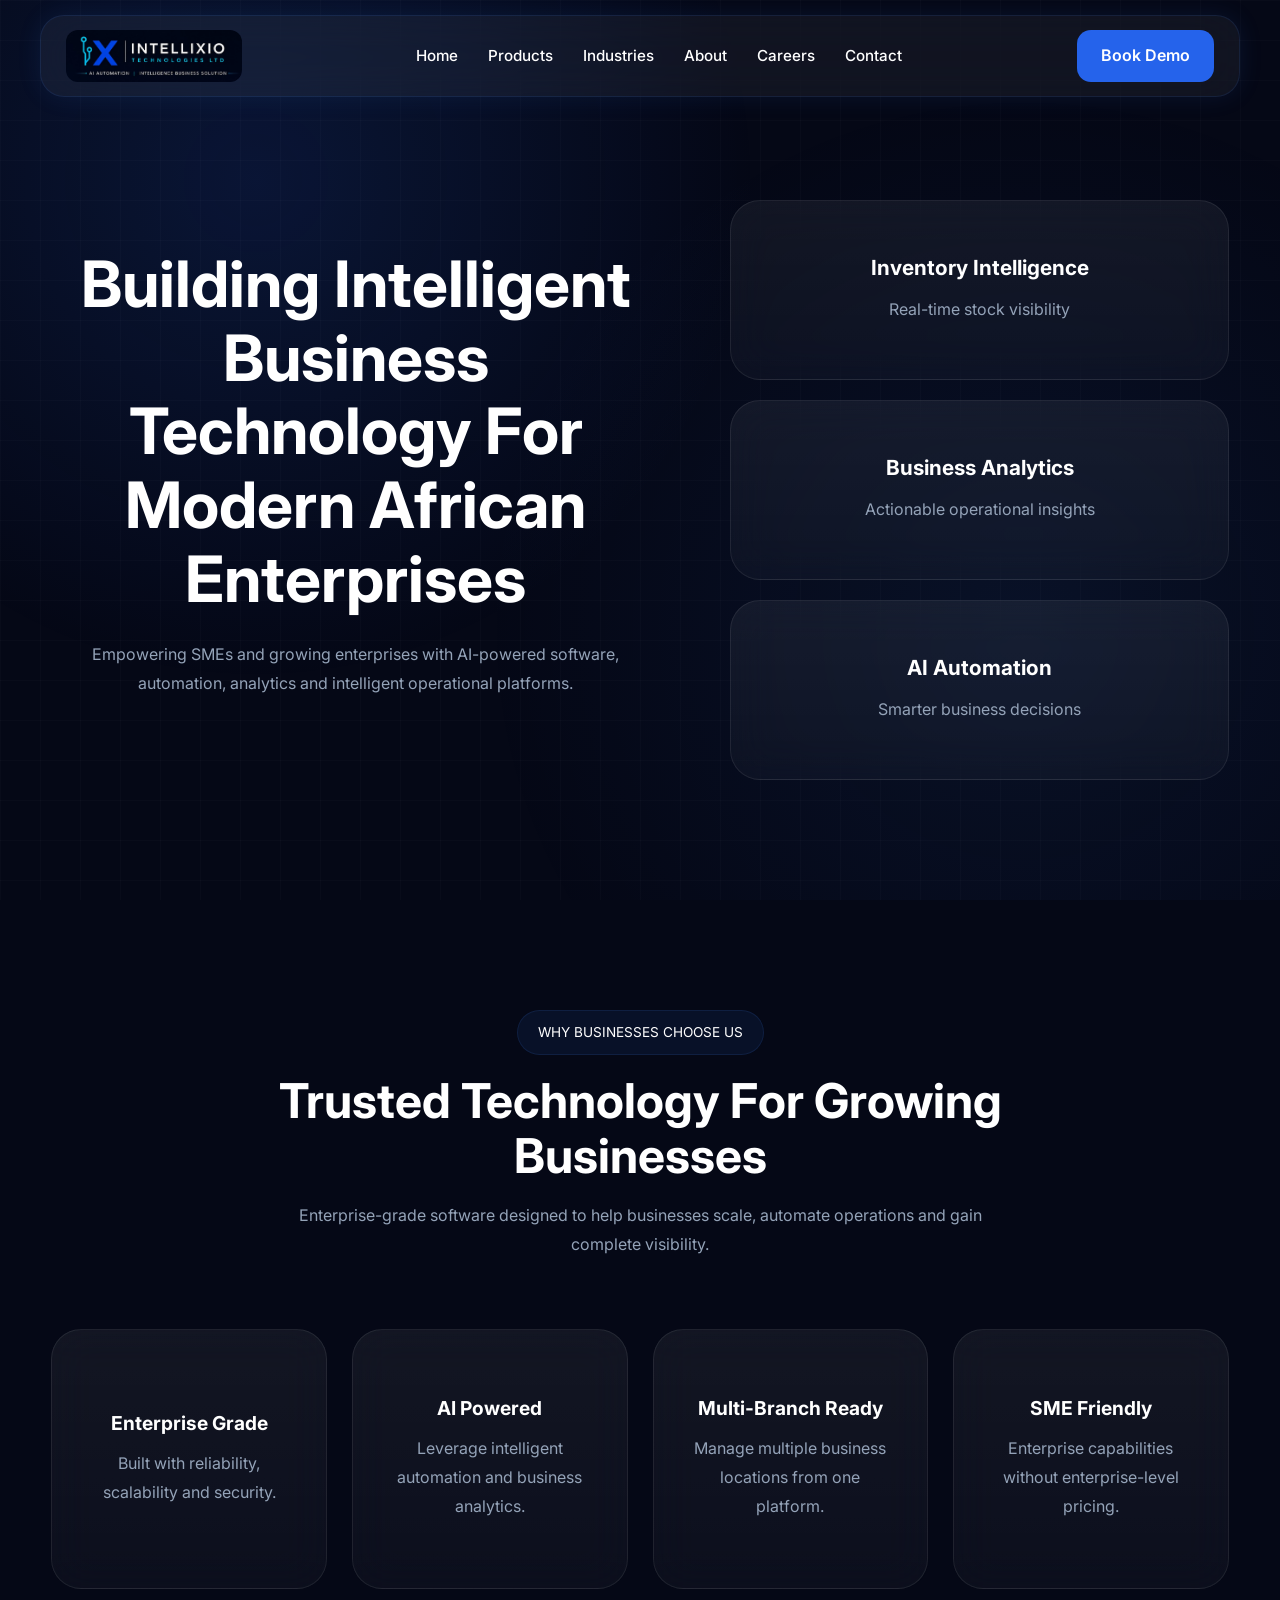
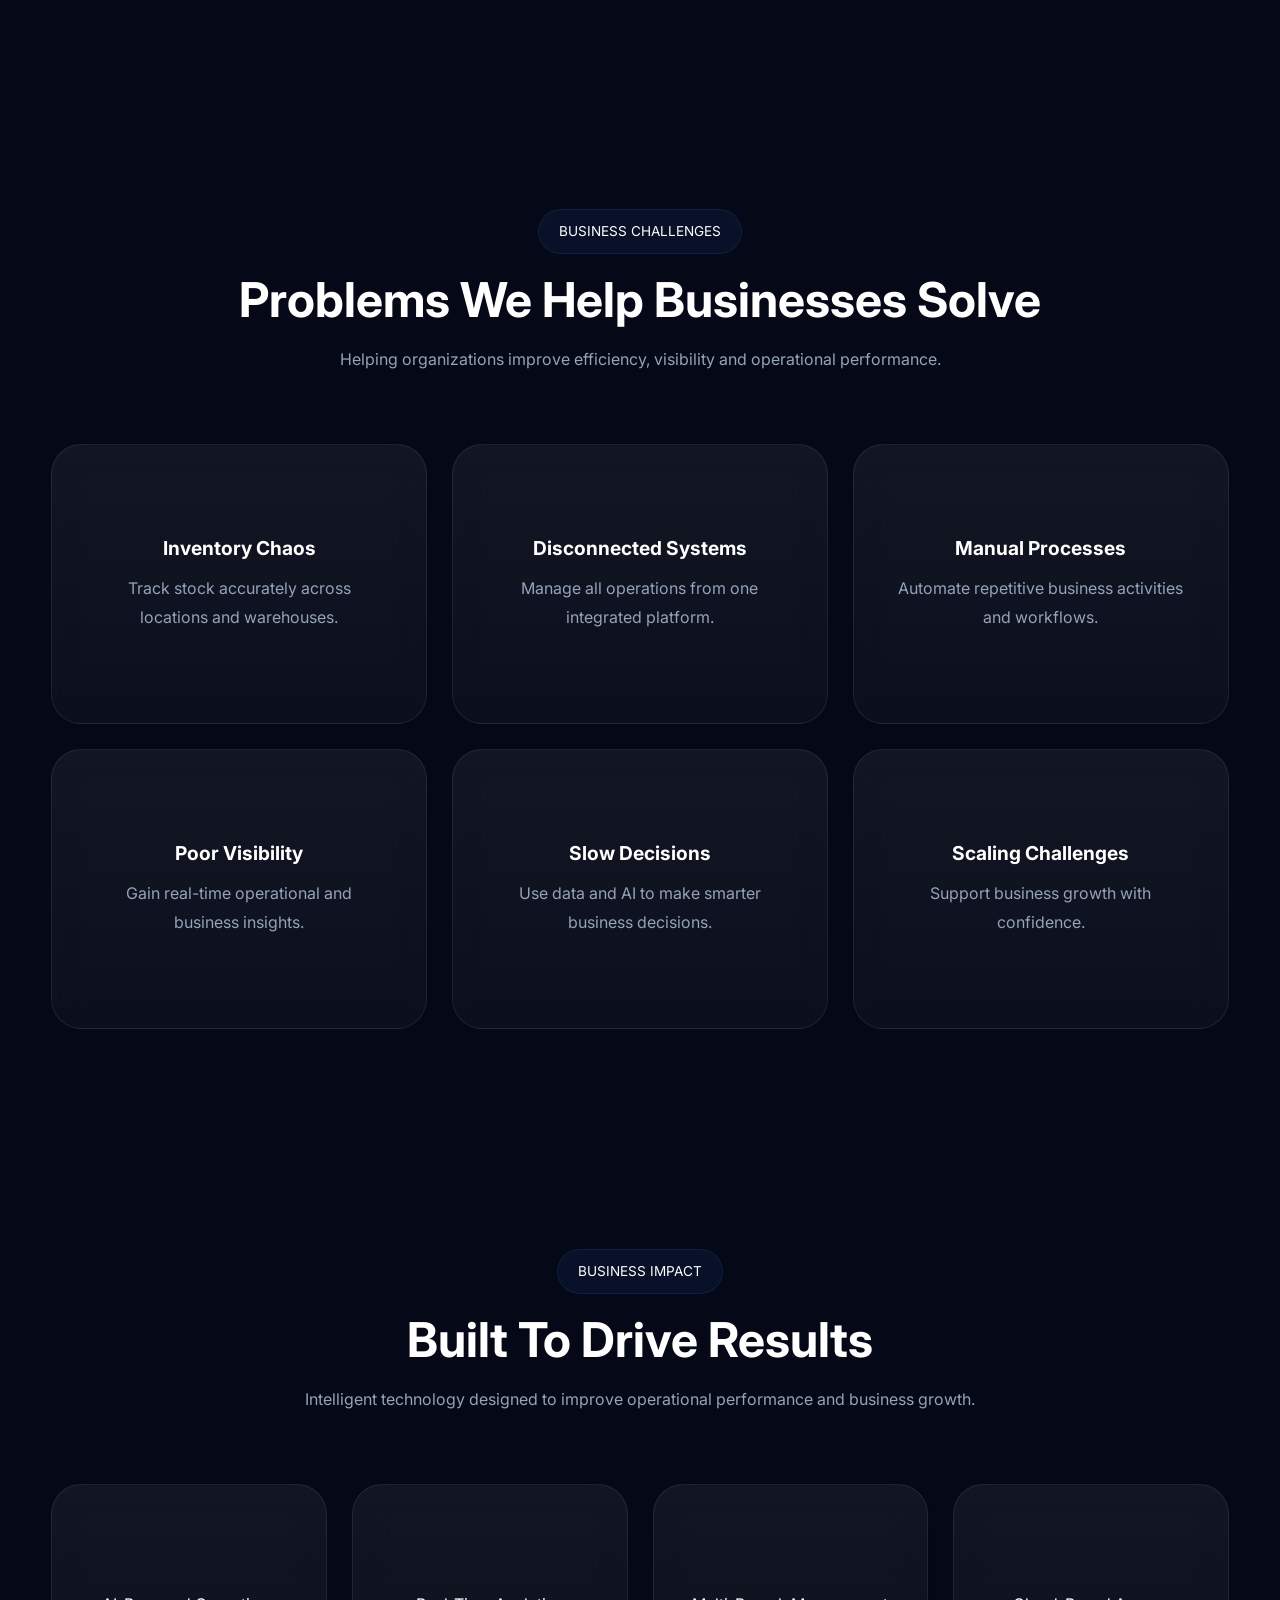
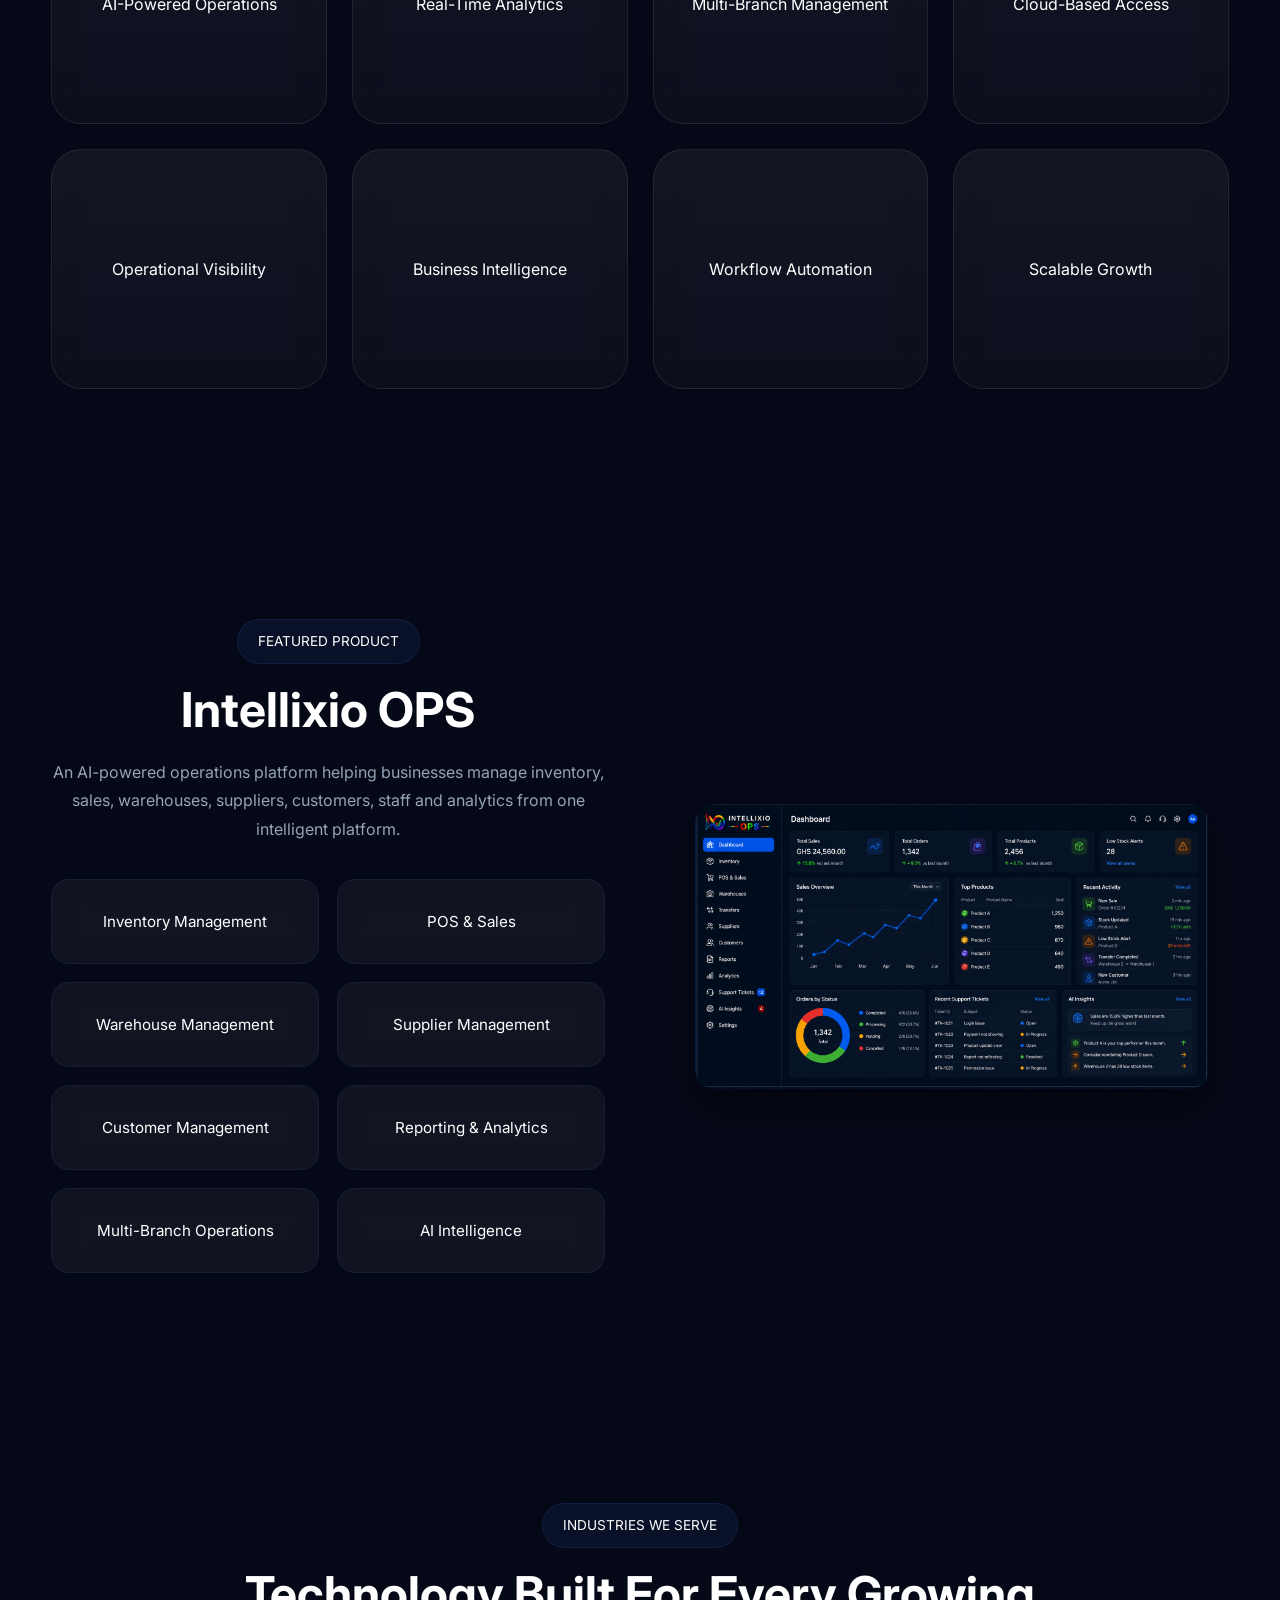
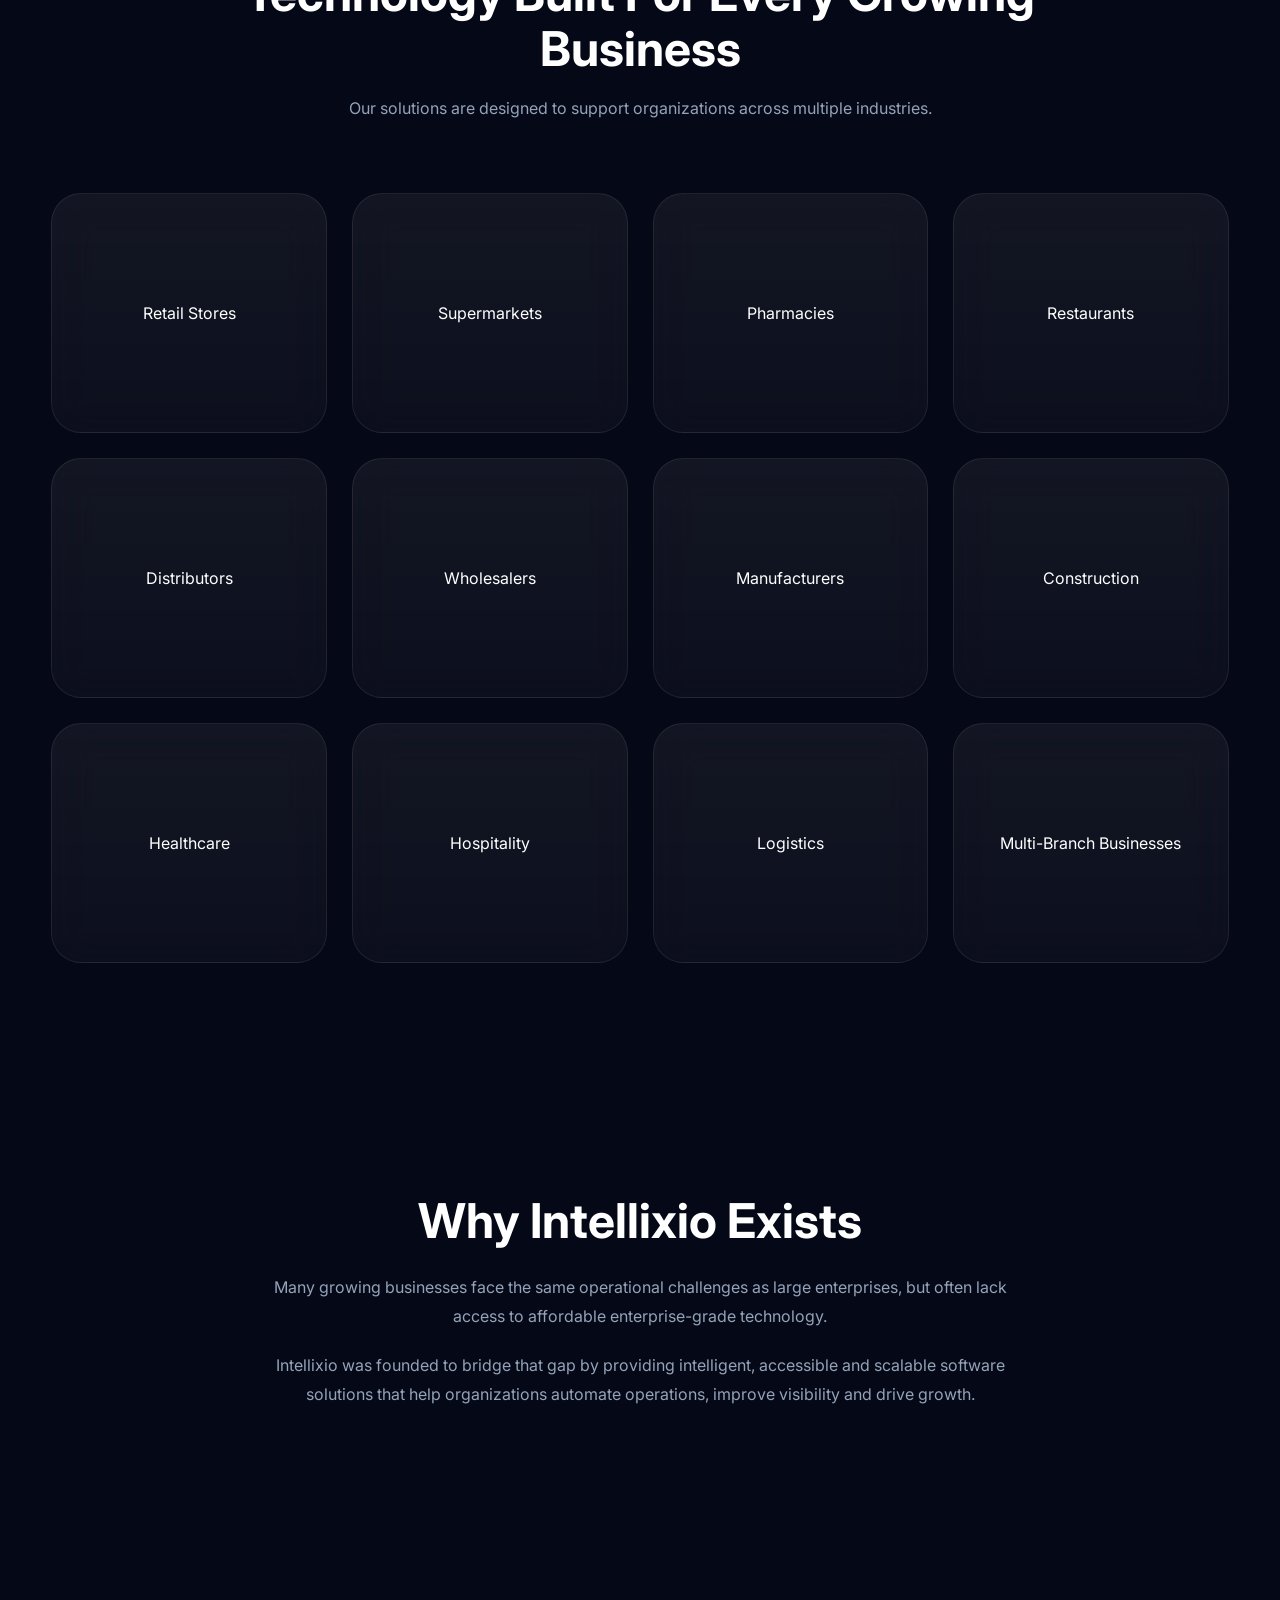
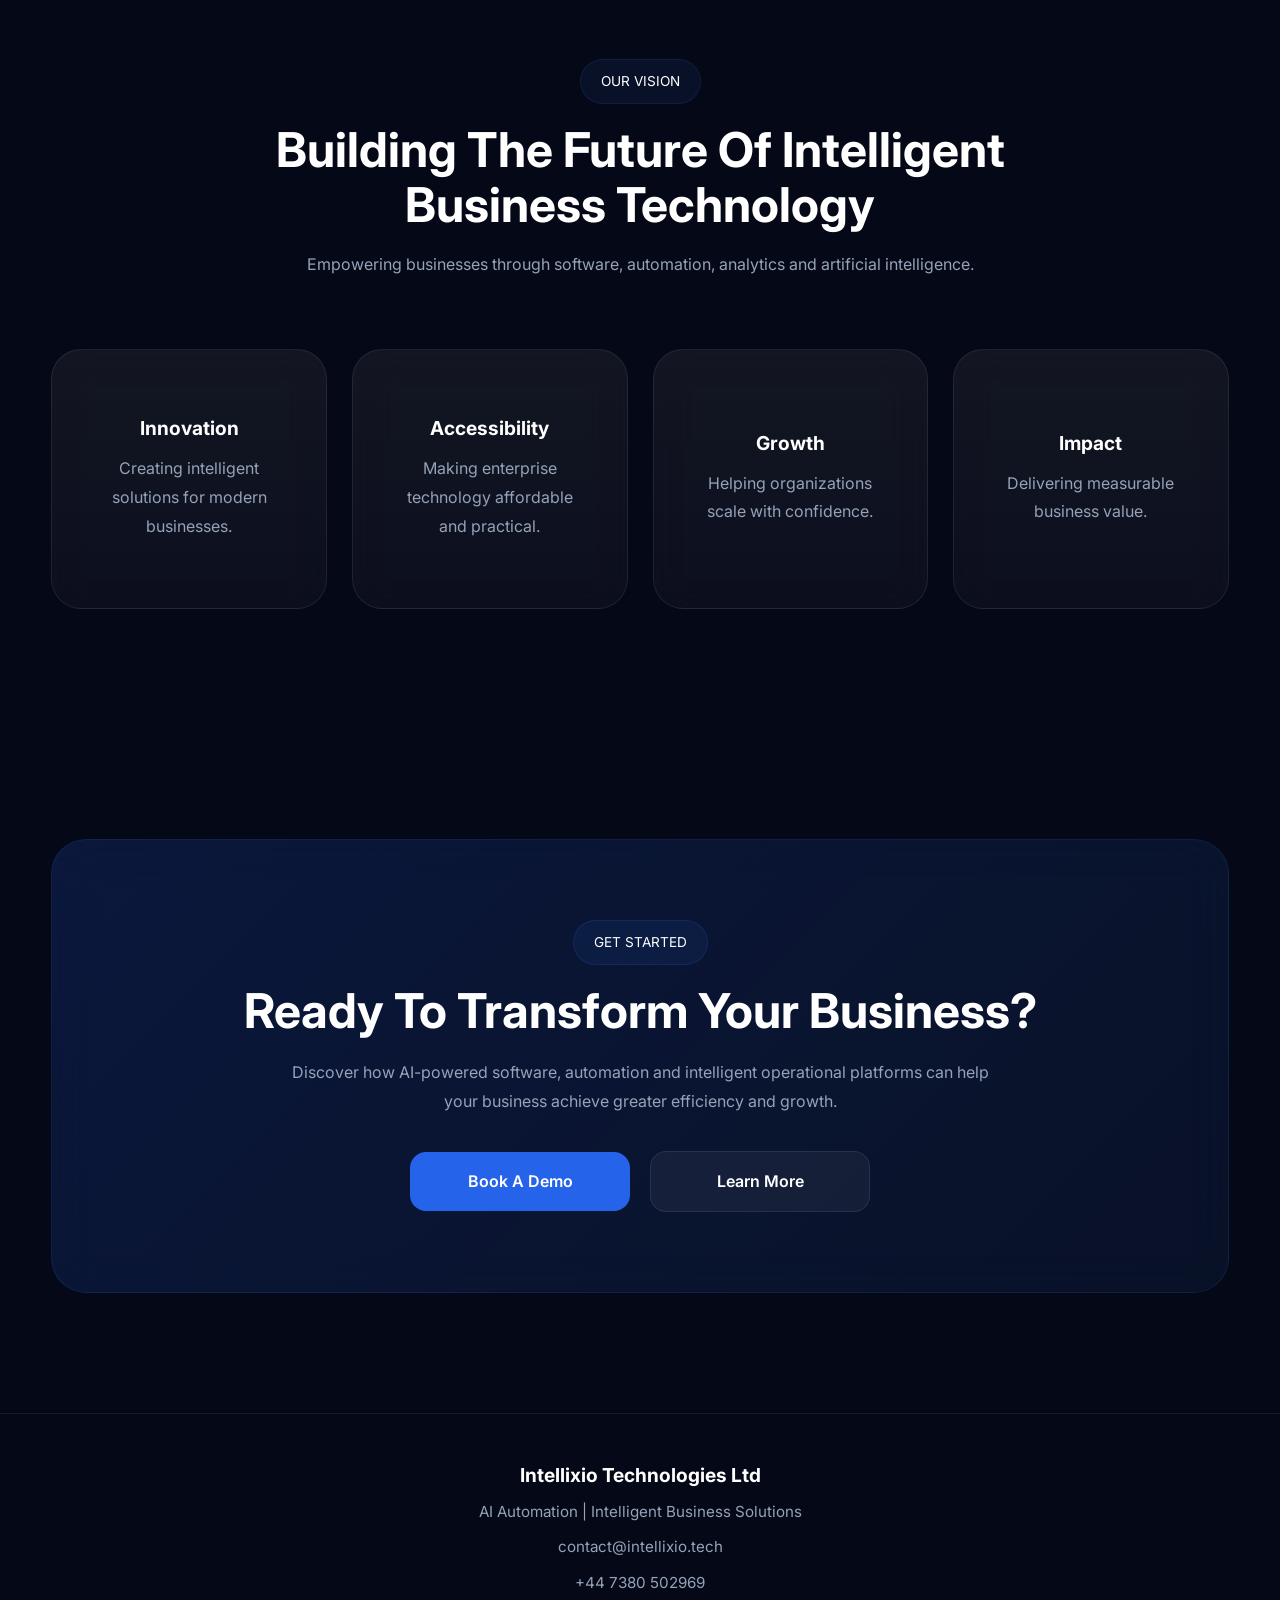
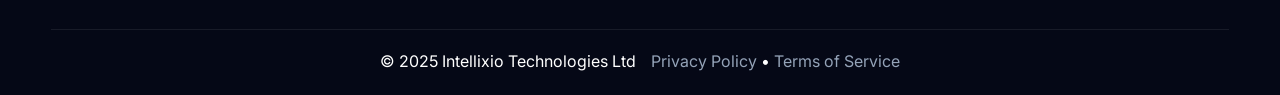
<file: index.html>
<!DOCTYPE html>
<html lang="en">

<head>

    <meta charset="UTF-8">

    <meta name="viewport" content="width=device-width, initial-scale=1.0">

    <title>

        Intellixio Technologies Ltd


    </title>

    <meta name="description"
        content="AI-powered business software, automation solutions and intelligent operational platforms for SMEs and enterprises across Africa.">

    <meta name="keywords"
        content="AI Automation, Business Software, ERP, Inventory Management, Operations Platform, Intellixio, Digital Transformation, Africa Technology">

    <meta name="author" content="Intellixio Technologies Ltd">

    <!-- Open Graph -->

    <meta property="og:title" content="Intellixio Technologies Ltd">

    <meta property="og:description"
        content="AI-powered business software and automation solutions for SMEs across Africa.">

    <meta property="og:image" content="https://www.intellixio.tech/assets/images/og-image.jpg">

    <meta property="og:url" content="https://www.intellixio.tech">

    <meta property="og:type" content="website">

    <meta property="og:site_name" content="Intellixio Technologies Ltd">

    <meta property="og:locale" content="en_GB">

    <!-- Twitter -->

    <meta name="twitter:card" content="summary_large_image">

    <meta name="twitter:title" content="Intellixio Technologies Ltd">

    <meta name="twitter:description"
        content="AI-powered business software and automation solutions for SMEs across Africa.">

    <meta name="twitter:image" content="https://www.intellixio.tech/assets/images/og-image.jpg">

    <!-- Favicon -->

    <link rel="icon" type="image/png" href="assets/images/favicon.png">

    <!-- Fonts -->

    <link rel="preconnect" href="https://fonts.googleapis.com">

    <link rel="preconnect" href="https://fonts.gstatic.com" crossorigin>

    <link href="https://fonts.googleapis.com/css2?family=Inter:wght@300;400;500;600;700;800&display=swap"
        rel="stylesheet">

    <!-- CSS -->

    <link rel="stylesheet" href="assets/css/style.css">

    <link rel="stylesheet" href="assets/css/responsive.css">

    <!-- JS -->

    <script defer src="assets/js/main.js"></script>

</head>

<body>

    <!-- ==========================================
         NAVBAR
    ========================================== -->

    <header class="navbar">

        <div class="logo">

            <a href="index.html">

                <img src="assets/images/logo2.jpg" alt="Intellixio Technologies Ltd">

            </a>

        </div>

        <nav>

            <ul class="nav-links">

                <li><a href="index.html">Home</a></li>

                <li class="dropdown">

                    <a href="products.html">

                        Products

                    </a>

                    <ul class="dropdown-menu">

                        <li>

                            <a href="products/intellixio-ops.html">

                                <strong>

                                    Intellixio OPS

                                </strong>

                                <span>

                                    AI-Powered Operations Platform

                                </span>

                            </a>

                        </li>

                    </ul>

                </li>

                <li><a href="industries.html">Industries</a></li>

                <li><a href="about.html">About</a></li>

                <li><a href="careers.html">Careers</a></li>

                <li><a href="contact.html">Contact</a></li>

            </ul>

        </nav>

        <a href="contact.html" class="btn-demo glow">

            Book Demo

        </a>

        <button class="menu-toggle" id="menuToggle">

            ☰

        </button>

        <div class="mobile-nav" id="mobileNav">

            <ul>

                <li><a href="index.html">Home</a></li>

                <li><a href="products.html">Products</a></li>

                <li><a href="industries.html">Industries</a></li>

                <li><a href="about.html">About</a></li>

                <li><a href="careers.html">Careers</a></li>

                <li><a href="contact.html">Contact</a></li>

            </ul>

            <a href="contact.html" class="mobile-demo">

                Book Demo

            </a>

        </div>

    </header>

    <!-- ==========================================
         HERO SECTION
    ========================================== -->

    <section class="hero">

        <div class="container">

            <div class="hero-content">

                <div class="hero-left">

                    <h1>

                        Building Intelligent Business Technology
                        For Modern African Enterprises

                    </h1>

                    <p>

                        Empowering SMEs and growing enterprises
                        with AI-powered software,
                        automation, analytics and intelligent
                        operational platforms.

                    </p>

                    <div class="hero-buttons">

                    </div>

                </div>

                <div class="hero-right">

                    <div class="glass-card">

                        <h3>

                            Inventory Intelligence

                        </h3>

                        <p>

                            Real-time stock visibility

                        </p>

                    </div>

                    <div class="glass-card">

                        <h3>

                            Business Analytics

                        </h3>

                        <p>

                            Actionable operational insights

                        </p>

                    </div>

                    <div class="glass-card">

                        <h3>

                            AI Automation

                        </h3>

                        <p>

                            Smarter business decisions

                        </p>

                    </div>

                </div>

            </div>

        </div>

    </section>

    <!-- ==========================================
         WHY BUSINESSES CHOOSE US
    ========================================== -->

    <section class="trust-section">

        <div class="container">

            <div class="section-header">

                <span class="section-tag">

                    WHY BUSINESSES CHOOSE US

                </span>

                <h2>

                    Trusted Technology For Growing Businesses

                </h2>

                <p>

                    Enterprise-grade software designed to help
                    businesses scale, automate operations
                    and gain complete visibility.

                </p>

            </div>

            <div class="trust-grid">

                <div class="trust-card">

                    <h3>

                        Enterprise Grade

                    </h3>

                    <p>

                        Built with reliability,
                        scalability and security.

                    </p>

                </div>

                <div class="trust-card">

                    <h3>

                        AI Powered

                    </h3>

                    <p>

                        Leverage intelligent automation
                        and business analytics.

                    </p>

                </div>

                <div class="trust-card">

                    <h3>

                        Multi-Branch Ready

                    </h3>

                    <p>

                        Manage multiple business locations
                        from one platform.

                    </p>

                </div>

                <div class="trust-card">

                    <h3>

                        SME Friendly

                    </h3>

                    <p>

                        Enterprise capabilities without
                        enterprise-level pricing.

                    </p>

                </div>

            </div>

        </div>

    </section>

    <!-- ==========================================
         BUSINESS CHALLENGES
    ========================================== -->

    <section class="problems-section">

        <div class="container">

            <div class="section-header">

                <span class="section-tag">

                    BUSINESS CHALLENGES

                </span>

                <h2>

                    Problems We Help Businesses Solve

                </h2>

                <p>

                    Helping organizations improve efficiency,
                    visibility and operational performance.

                </p>

            </div>

            <div class="problems-grid">

                <div class="problem-card">

                    <h3>

                        Inventory Chaos

                    </h3>

                    <p>

                        Track stock accurately across
                        locations and warehouses.

                    </p>

                </div>

                <div class="problem-card">

                    <h3>

                        Disconnected Systems

                    </h3>

                    <p>

                        Manage all operations from
                        one integrated platform.

                    </p>

                </div>

                <div class="problem-card">

                    <h3>

                        Manual Processes

                    </h3>

                    <p>

                        Automate repetitive business
                        activities and workflows.

                    </p>

                </div>

                <div class="problem-card">

                    <h3>

                        Poor Visibility

                    </h3>

                    <p>

                        Gain real-time operational
                        and business insights.

                    </p>

                </div>

                <div class="problem-card">

                    <h3>

                        Slow Decisions

                    </h3>

                    <p>

                        Use data and AI to make
                        smarter business decisions.

                    </p>

                </div>

                <div class="problem-card">

                    <h3>

                        Scaling Challenges

                    </h3>

                    <p>

                        Support business growth
                        with confidence.

                    </p>

                </div>

            </div>

        </div>

    </section>

    <!-- ==========================================
         BUSINESS IMPACT
    ========================================== -->

    <section class="industries-section">

        <div class="container">

            <div class="section-header">

                <span class="section-tag">

                    BUSINESS IMPACT

                </span>

                <h2>

                    Built To Drive Results

                </h2>

                <p>

                    Intelligent technology designed
                    to improve operational performance
                    and business growth.

                </p>

            </div>

            <div class="industries-grid">

                <div class="industry-card">

                    AI-Powered Operations

                </div>

                <div class="industry-card">

                    Real-Time Analytics

                </div>

                <div class="industry-card">

                    Multi-Branch Management

                </div>

                <div class="industry-card">

                    Cloud-Based Access

                </div>

                <div class="industry-card">

                    Operational Visibility

                </div>

                <div class="industry-card">

                    Business Intelligence

                </div>

                <div class="industry-card">

                    Workflow Automation

                </div>

                <div class="industry-card">

                    Scalable Growth

                </div>

            </div>

        </div>

    </section>

    <!-- ==========================================
         FEATURED PRODUCT
    ========================================== -->

    <section class="ops-showcase">

        <div class="container">

            <div class="showcase-content">

                <div class="showcase-left">

                    <span class="section-tag">

                        FEATURED PRODUCT

                    </span>

                    <h2>

                        Intellixio OPS

                    </h2>

                    <p>

                        An AI-powered operations platform
                        helping businesses manage inventory,
                        sales, warehouses, suppliers,
                        customers, staff and analytics
                        from one intelligent platform.

                    </p>

                    <ul class="feature-list">

                        <li>

                            Inventory Management

                        </li>

                        <li>

                            POS & Sales

                        </li>

                        <li>

                            Warehouse Management

                        </li>

                        <li>

                            Supplier Management

                        </li>

                        <li>

                            Customer Management

                        </li>

                        <li>

                            Reporting & Analytics

                        </li>

                        <li>

                            Multi-Branch Operations

                        </li>

                        <li>

                            AI Intelligence

                        </li>

                    </ul>

                </div>

                <div class="showcase-right">

                    <div class="dashboard-preview">

                        <img src="assets/images/dashboard.png" alt="Intellixio OPS Dashboard" class="dashboard-image">


                    </div>

                </div>

            </div>

        </div>

        </div>

    </section>

    <!-- ==========================================
         INDUSTRIES WE SERVE
    ========================================== -->

    <section class="industries-section">

        <div class="container">

            <div class="section-header">

                <span class="section-tag">

                    INDUSTRIES WE SERVE

                </span>

                <h2>

                    Technology Built For Every Growing Business

                </h2>

                <p>

                    Our solutions are designed to support
                    organizations across multiple industries.

                </p>

            </div>

            <div class="industries-grid">

                <div class="industry-card">

                    Retail Stores

                </div>

                <div class="industry-card">

                    Supermarkets

                </div>

                <div class="industry-card">

                    Pharmacies

                </div>

                <div class="industry-card">

                    Restaurants

                </div>

                <div class="industry-card">

                    Distributors

                </div>

                <div class="industry-card">

                    Wholesalers

                </div>

                <div class="industry-card">

                    Manufacturers

                </div>

                <div class="industry-card">

                    Construction

                </div>

                <div class="industry-card">

                    Healthcare

                </div>

                <div class="industry-card">

                    Hospitality

                </div>

                <div class="industry-card">

                    Logistics

                </div>

                <div class="industry-card">

                    Multi-Branch Businesses

                </div>

            </div>

        </div>

    </section>

    <!-- ==========================================
         WHY INTELLIXIO EXISTS
    ========================================== -->

    <section class="company-story">

        <div class="container">

            <div class="story-content">

                <h2>

                    Why Intellixio Exists

                </h2>

                <p>

                    Many growing businesses face the same
                    operational challenges as large enterprises,
                    but often lack access to affordable
                    enterprise-grade technology.

                </p>

                <p>

                    Intellixio was founded to bridge that gap by
                    providing intelligent, accessible and scalable
                    software solutions that help organizations
                    automate operations, improve visibility
                    and drive growth.

                </p>

            </div>

        </div>

    </section>

    <!-- ==========================================
         OUR VISION
    ========================================== -->

    <section class="trust-section">

        <div class="container">

            <div class="section-header">

                <span class="section-tag">

                    OUR VISION

                </span>

                <h2>

                    Building The Future Of Intelligent Business Technology

                </h2>

                <p>

                    Empowering businesses through software,
                    automation, analytics and artificial intelligence.

                </p>

            </div>

            <div class="trust-grid">

                <div class="trust-card">

                    <h3>

                        Innovation

                    </h3>

                    <p>

                        Creating intelligent solutions
                        for modern businesses.

                    </p>

                </div>

                <div class="trust-card">

                    <h3>

                        Accessibility

                    </h3>

                    <p>

                        Making enterprise technology
                        affordable and practical.

                    </p>

                </div>

                <div class="trust-card">

                    <h3>

                        Growth

                    </h3>

                    <p>

                        Helping organizations scale
                        with confidence.

                    </p>

                </div>

                <div class="trust-card">

                    <h3>

                        Impact

                    </h3>

                    <p>

                        Delivering measurable business value.

                    </p>

                </div>

            </div>

        </div>

    </section>

    <!-- ==========================================
         PREMIUM CTA
    ========================================== -->

    <section class="about-cta">

        <div class="container">

            <div class="cta-box">

                <span class="section-tag">

                    GET STARTED

                </span>

                <h2>

                    Ready To Transform Your Business?

                </h2>

                <p>

                    Discover how AI-powered software,
                    automation and intelligent operational
                    platforms can help your business
                    achieve greater efficiency and growth.

                </p>

                <div class="hero-buttons">

                    <a href="contact.html" class="btn-primary glow">

                        Book A Demo

                    </a>

                    <a href="products/intellixio-ops.html" class="btn-secondary">

                        Learn More

                    </a>

                </div>

            </div>

        </div>

    </section>

    <!-- ==========================================
         FOOTER
    ========================================== -->

    <footer class="footer">

        <div class="container">

            <div class="footer-grid">

                <div class="footer-column">

                    <h3>

                        Intellixio Technologies Ltd

                    </h3>

                    <p>

                        AI Automation |
                        Intelligent Business Solutions

                    </p>

                    <p>

                        contact@intellixio.tech

                    </p>

                    <p>

                        +44 7380 502969

                    </p>

                </div>

            </div>

            <div class="footer-bottom">

                <div>

                    © 2025 Intellixio Technologies Ltd

                </div>

                <div>

                    <a href="privacy-policy.html">

                        Privacy Policy

                    </a>

                    •

                    <a href="terms-of-service.html">

                        Terms of Service

                    </a>

                </div>

            </div>

        </div>

    </footer>
</body>

</html>
</file>
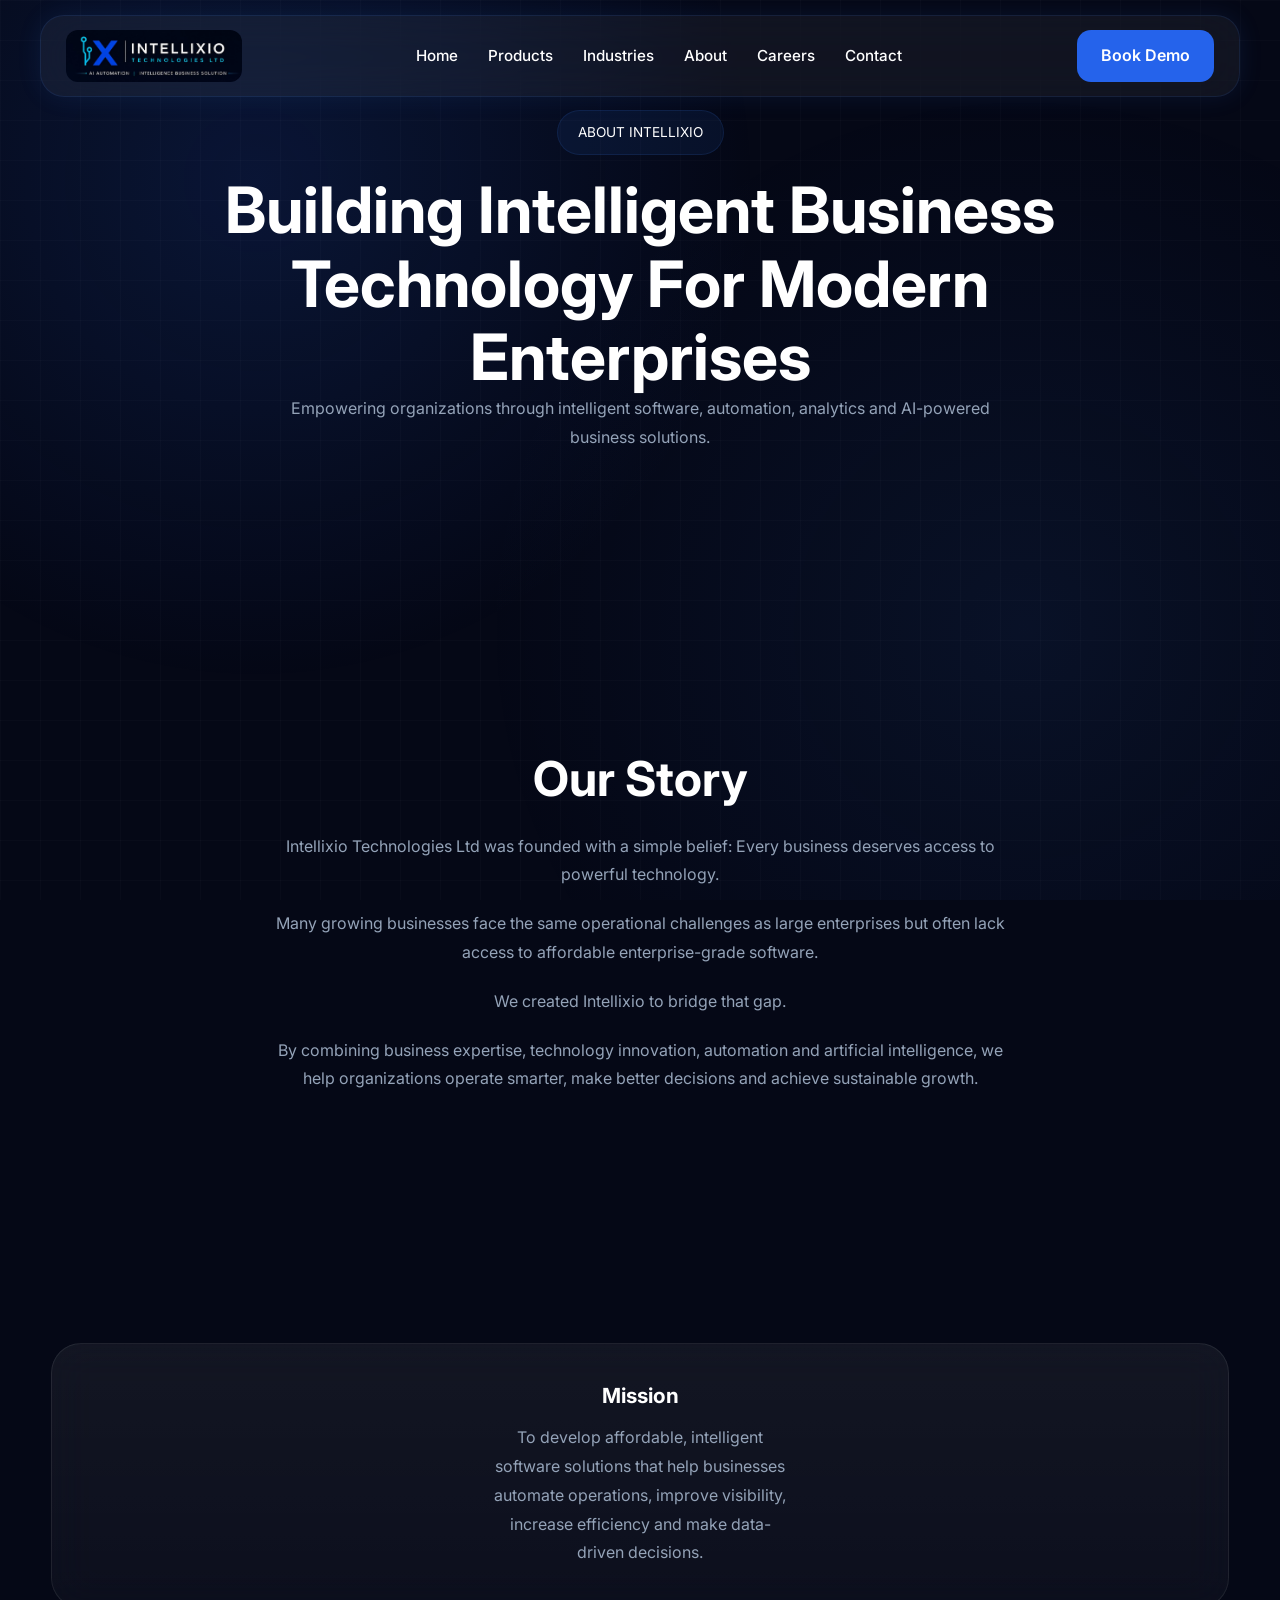
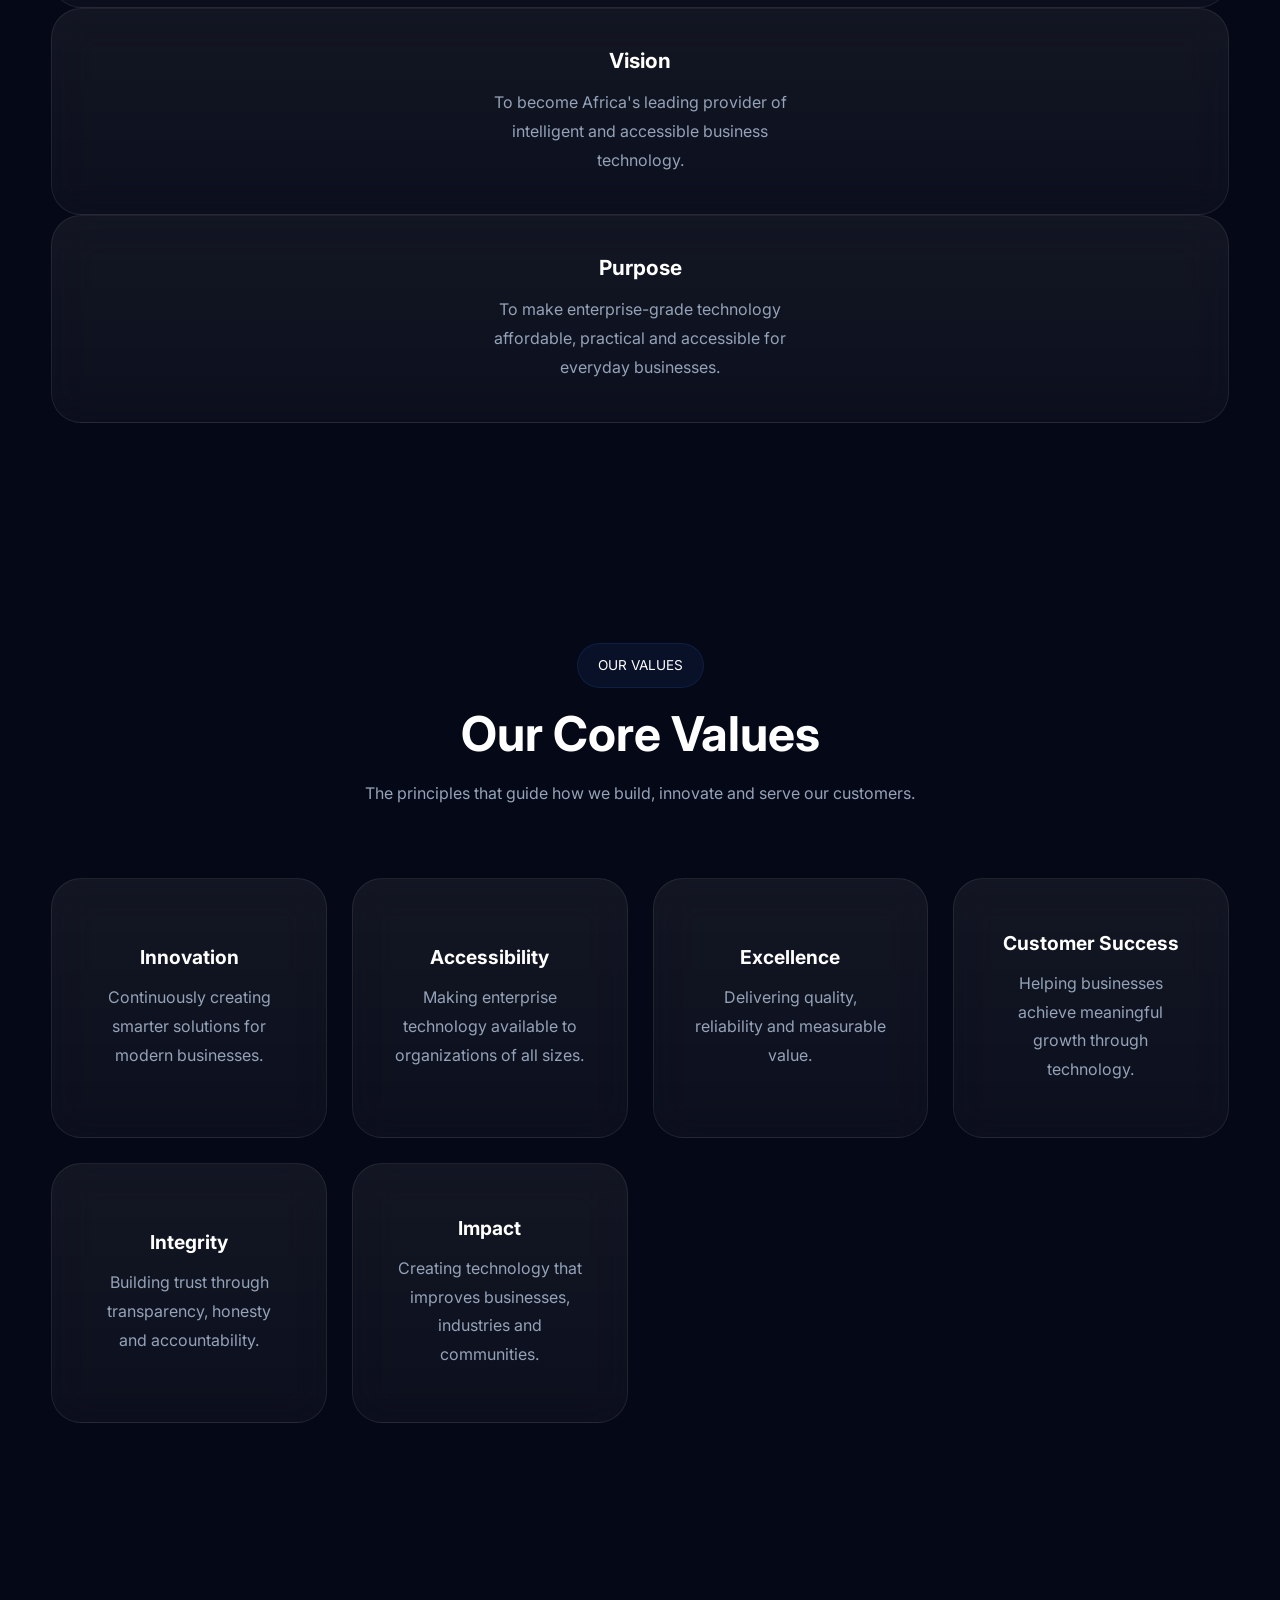
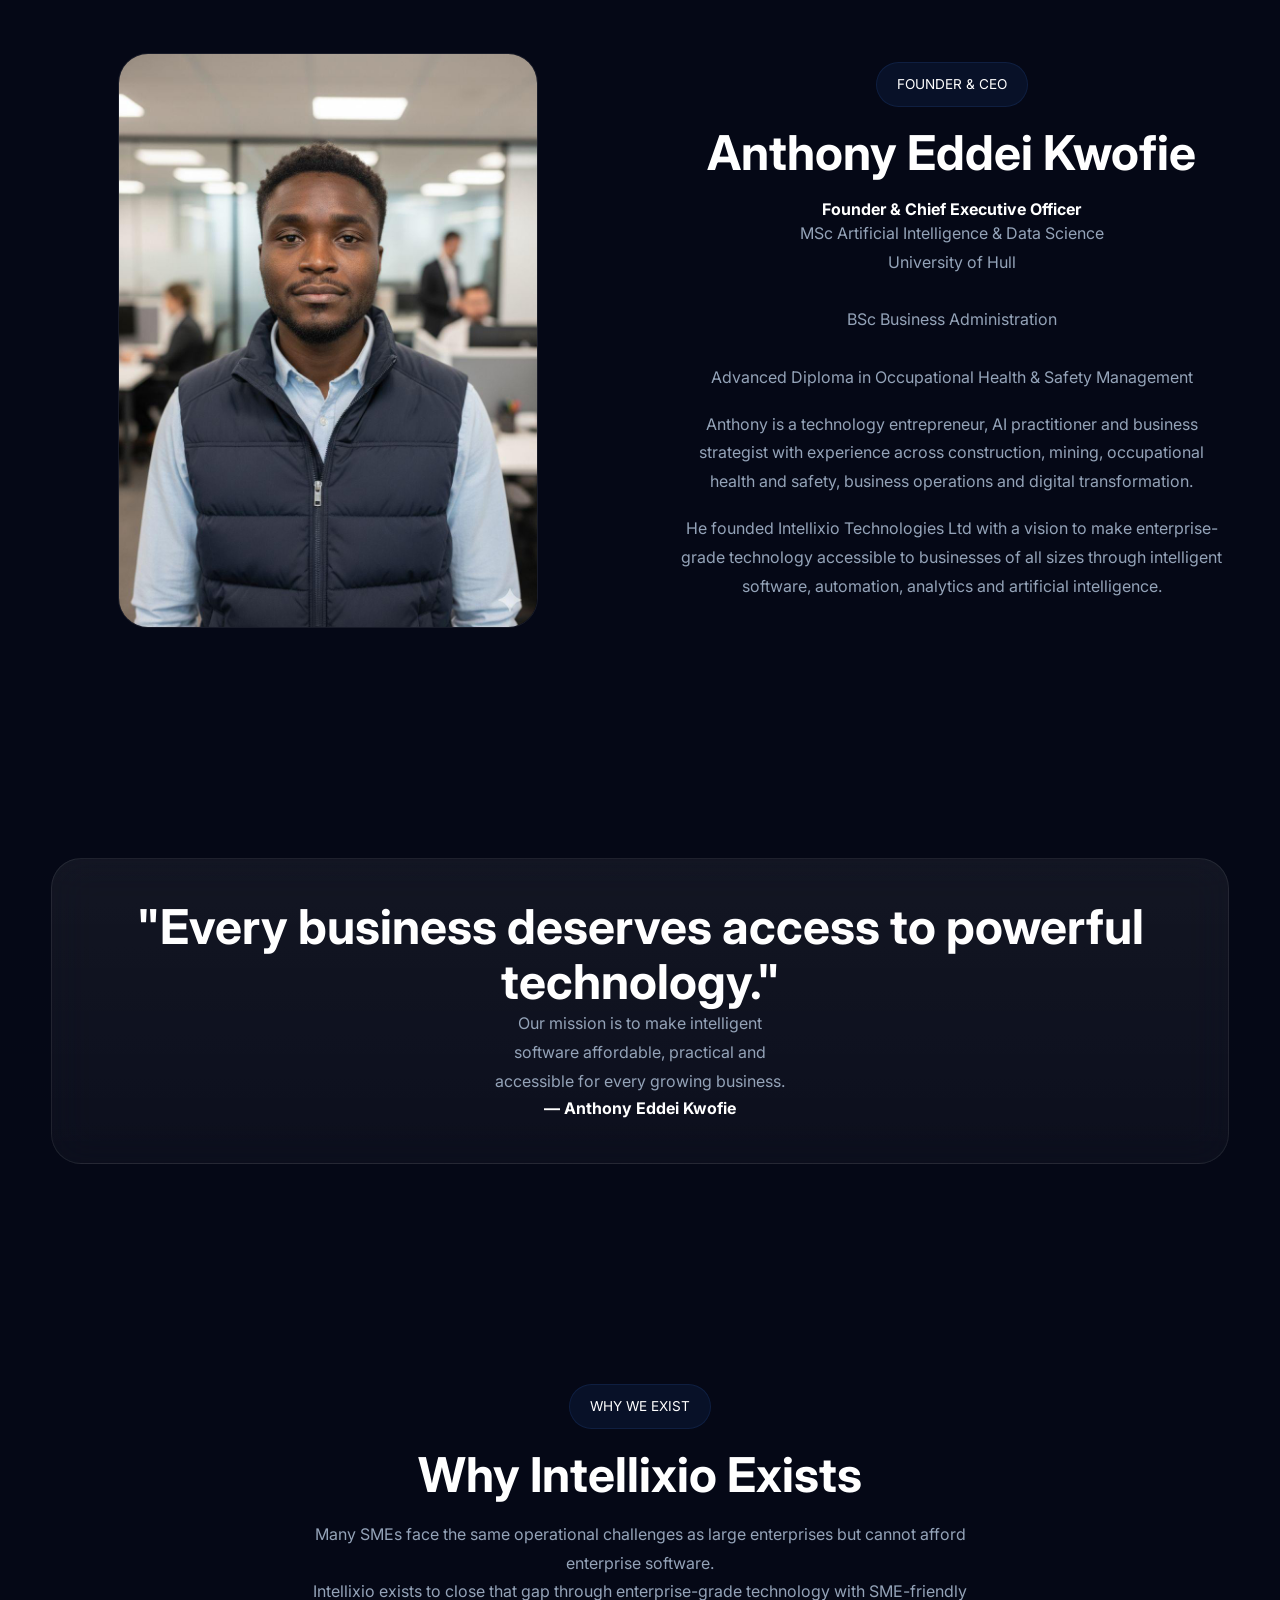
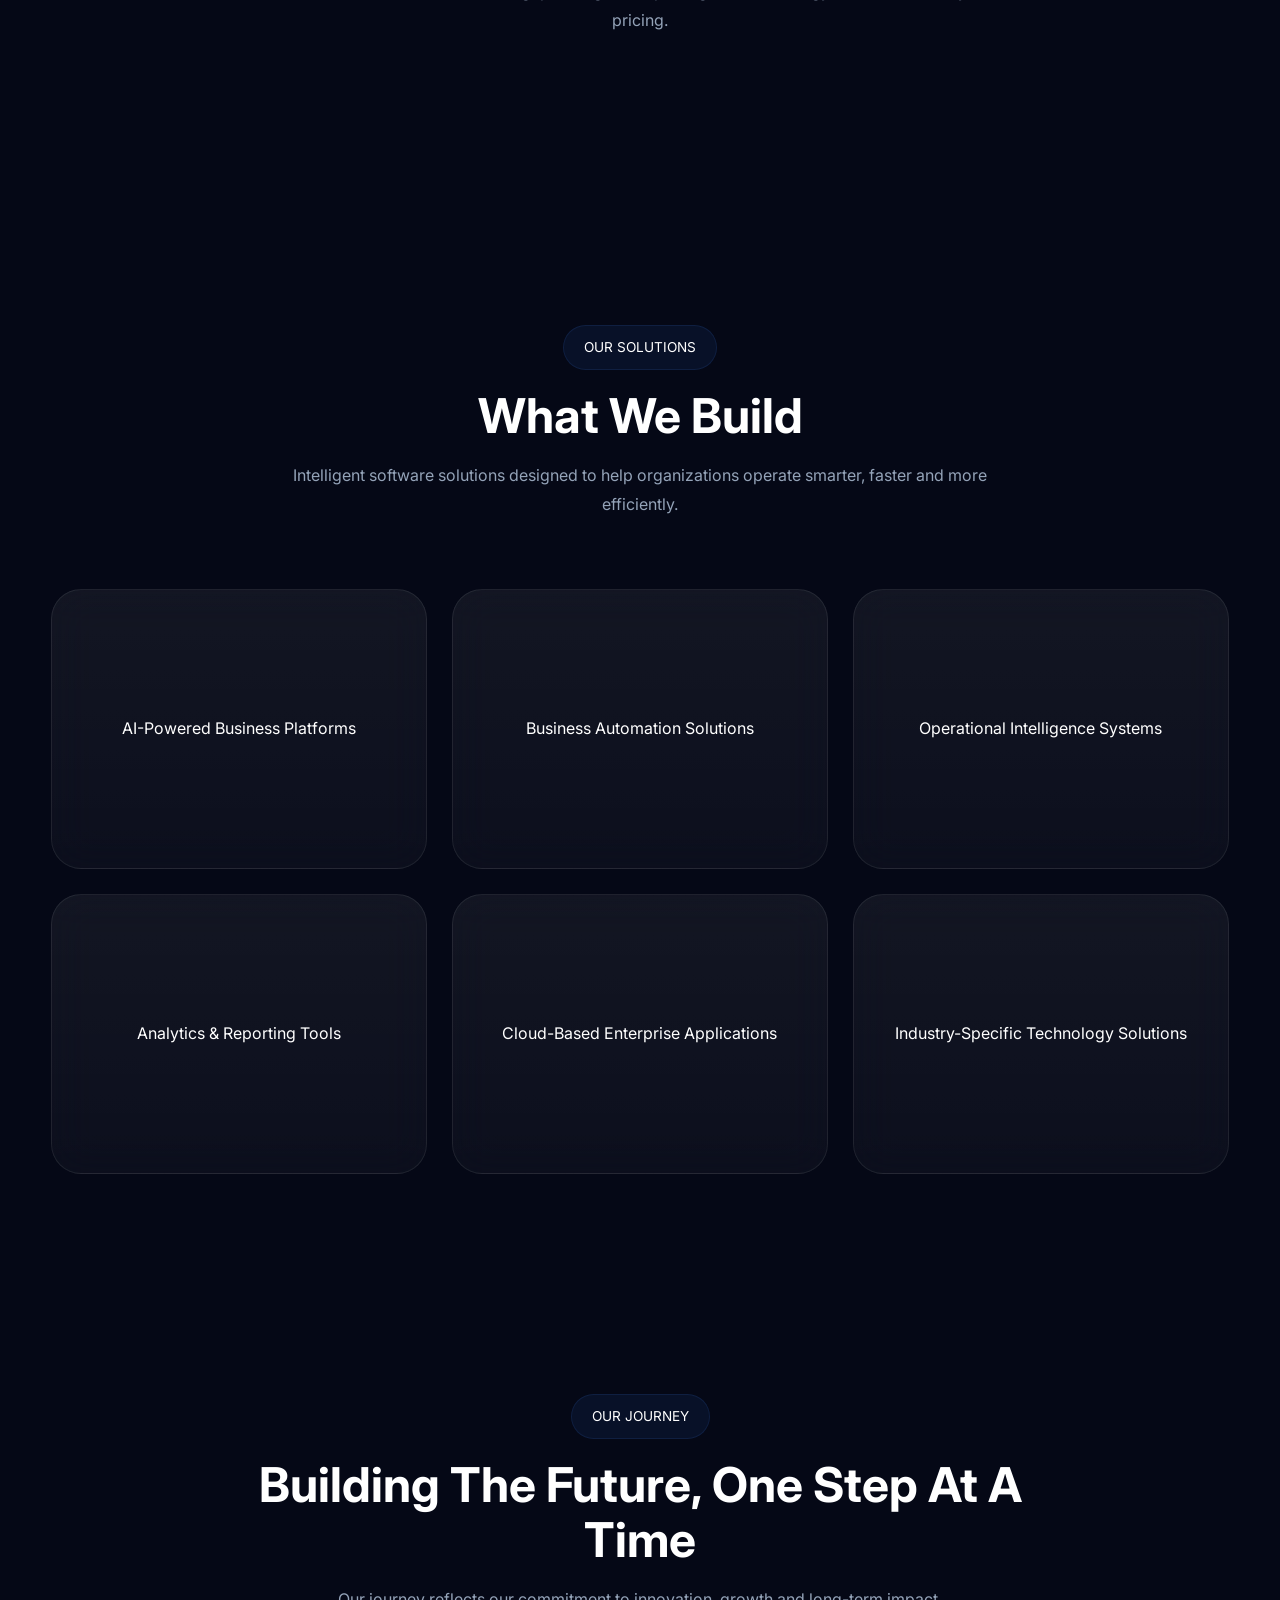
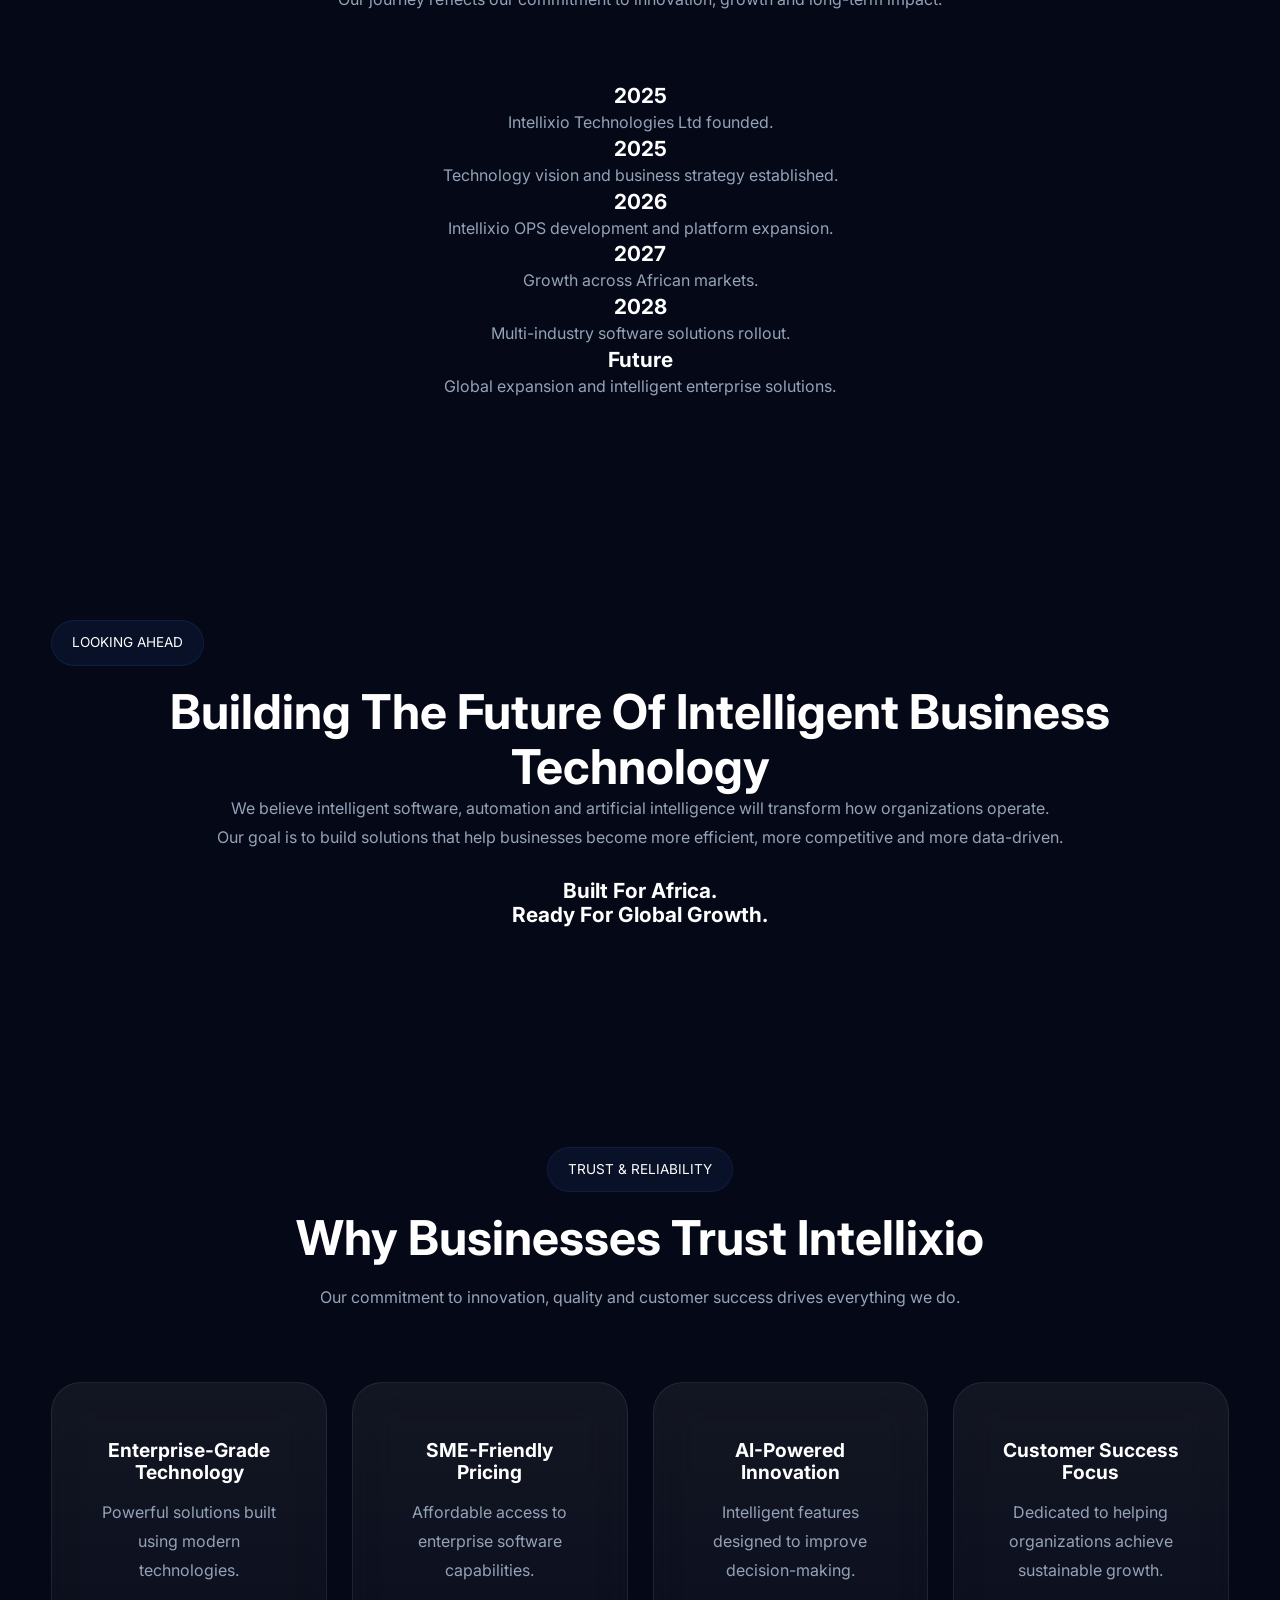
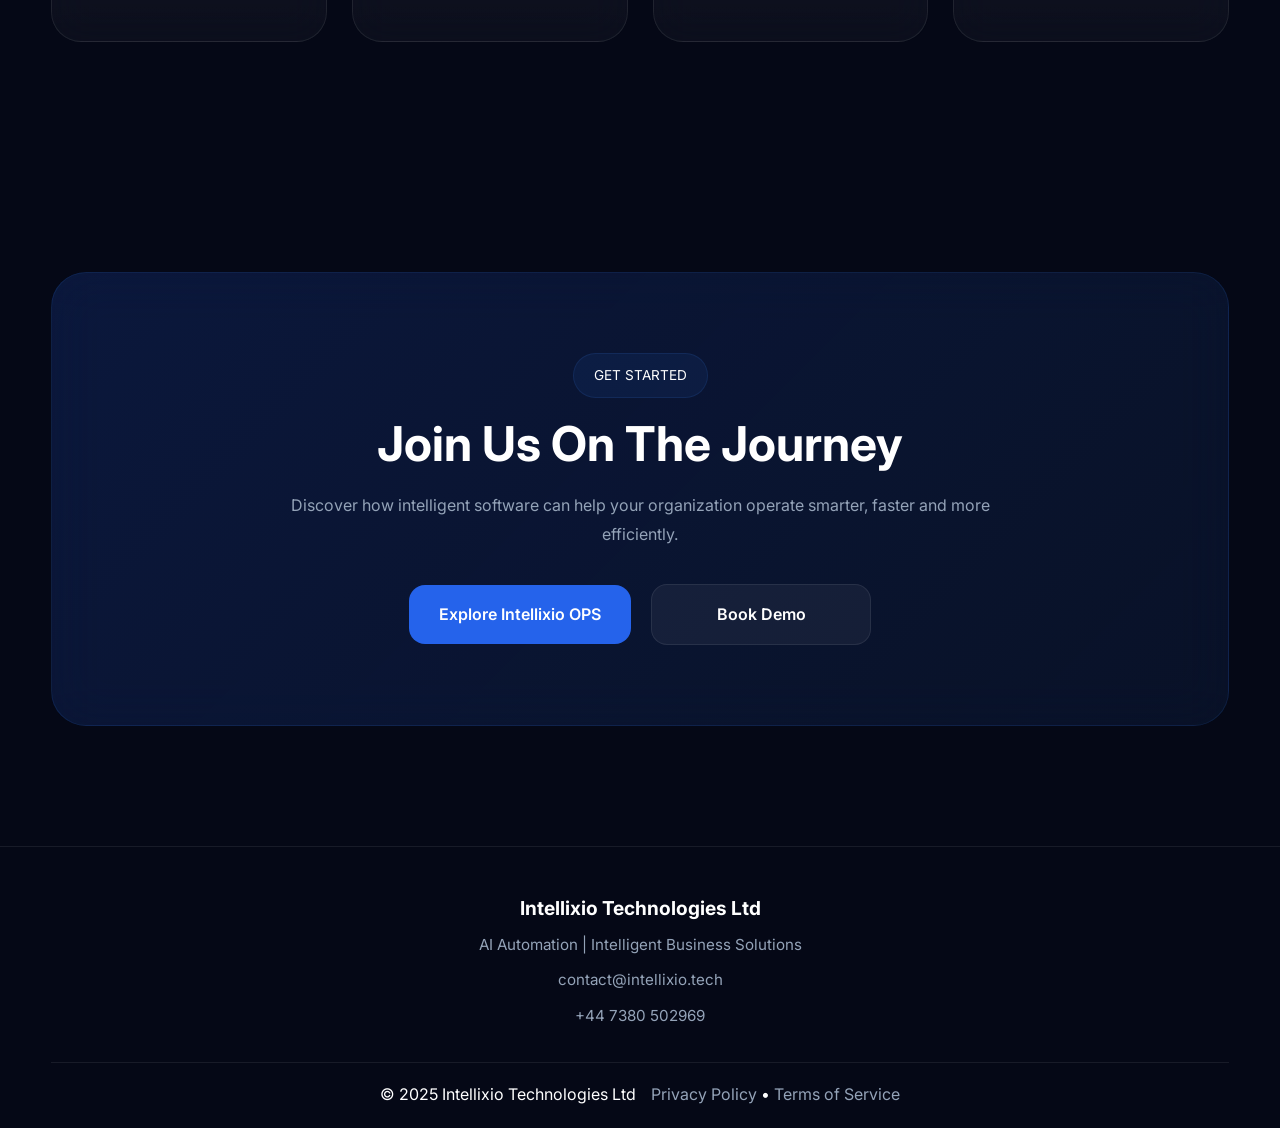
<file: about.html>
<!DOCTYPE html>
<html lang="en">

<head>

    <meta charset="UTF-8">

    <meta name="viewport" content="width=device-width, initial-scale=1.0">

    <title>

        About Intellixio Technologies Ltd

    </title>

    <meta name="description"
        content="Learn about Intellixio Technologies Ltd, our mission, vision, leadership and commitment to building intelligent business technology.">

    <!-- Open Graph -->

    <meta property="og:title" content="About Intellixio Technologies Ltd">

    <meta property="og:description"
        content="Learn about Intellixio Technologies Ltd, our mission, vision and leadership.">

    <meta property="og:type" content="website">

    <!-- Fonts -->

    <link rel="preconnect" href="https://fonts.googleapis.com">

    <link rel="preconnect" href="https://fonts.gstatic.com" crossorigin>

    <link href="https://fonts.googleapis.com/css2?family=Inter:wght@300;400;500;600;700;800&display=swap"
        rel="stylesheet">

    <!-- CSS -->

    <link rel="stylesheet" href="assets/css/style.css">

    <link rel="stylesheet" href="assets/css/responsive.css">

    <!-- JS -->

    <script defer src="assets/js/main.js"></script>

</head>

<body>

    <!-- ==========================================
         NAVBAR
    ========================================== -->

    <header class="navbar">

        <div class="logo">

            <a href="index.html">

                <img src="assets/images/logo2.jpg" alt="Intellixio Technologies Ltd">

            </a>

        </div>

        <nav>

            <ul class="nav-links">

                <li><a href="index.html">Home</a></li>

                <li class="dropdown">

                    <a href="products.html">

                        Products

                    </a>

                    <ul class="dropdown-menu">

                        <li>

                            <a href="products/intellixio-ops.html">

                                <strong>

                                    Intellixio OPS

                                </strong>

                                <span>

                                    AI-Powered Operations Platform

                                </span>

                            </a>

                        </li>

                    </ul>

                </li>

                <li><a href="industries.html">Industries</a></li>

                <li><a href="about.html">About</a></li>

                <li><a href="careers.html">Careers</a></li>

                <li><a href="contact.html">Contact</a></li>

            </ul>

        </nav>

        <a href="contact.html" class="btn-demo glow">

            Book Demo

        </a>

        <button class="menu-toggle" id="menuToggle">

            ☰

        </button>

        <div class="mobile-nav" id="mobileNav">

            <ul>

                <li><a href="index.html">Home</a></li>

                <li><a href="products.html">Products</a></li>

                <li><a href="industries.html">Industries</a></li>

                <li><a href="about.html">About</a></li>

                <li><a href="careers.html">Careers</a></li>

                <li><a href="contact.html">Contact</a></li>

            </ul>

            <a href="contact.html" class="mobile-demo">

                Book Demo

            </a>

        </div>

    </header>

    <!-- ==========================================
         HERO SECTION
    ========================================== -->

    <section class="about-hero">

        <div class="container">

            <div class="section-header">

                <span class="section-tag">

                    ABOUT INTELLIXIO

                </span>

                <h1>

                    Building Intelligent Business Technology
                    For Modern Enterprises

                </h1>

                <p>

                    Empowering organizations through intelligent software,
                    automation, analytics and AI-powered business solutions.

                </p>

            </div>

        </div>

    </section>

    <!-- ==========================================
         OUR STORY
    ========================================== -->

    <section class="company-story">

        <div class="container">

            <div class="story-content">

                <h2>

                    Our Story

                </h2>

                <p>

                    Intellixio Technologies Ltd was founded
                    with a simple belief:

                    Every business deserves access to powerful technology.

                </p>

                <p>

                    Many growing businesses face the same
                    operational challenges as large enterprises
                    but often lack access to affordable
                    enterprise-grade software.

                </p>

                <p>

                    We created Intellixio to bridge that gap.

                </p>

                <p>

                    By combining business expertise,
                    technology innovation,
                    automation and artificial intelligence,
                    we help organizations operate smarter,
                    make better decisions and achieve
                    sustainable growth.

                </p>

            </div>

        </div>

    </section>

    <!-- ==========================================
         MISSION • VISION • PURPOSE
    ========================================== -->

    <section class="mvp-section">

        <div class="container">

            <div class="mvp-grid">

                <div class="glass-card">

                    <h3>

                        Mission

                    </h3>

                    <p>

                        To develop affordable,
                        intelligent software solutions
                        that help businesses automate operations,
                        improve visibility,
                        increase efficiency and make
                        data-driven decisions.

                    </p>

                </div>

                <div class="glass-card">

                    <h3>

                        Vision

                    </h3>

                    <p>

                        To become Africa's leading provider
                        of intelligent and accessible
                        business technology.

                    </p>

                </div>

                <div class="glass-card">

                    <h3>

                        Purpose

                    </h3>

                    <p>

                        To make enterprise-grade technology
                        affordable,
                        practical and accessible
                        for everyday businesses.

                    </p>

                </div>

            </div>

        </div>

    </section>

    <!-- ==========================================
         CORE VALUES
    ========================================== -->

    <section class="values-section">

        <div class="container">

            <div class="section-header">

                <span class="section-tag">

                    OUR VALUES

                </span>

                <h2>

                    Our Core Values

                </h2>

                <p>

                    The principles that guide how we build,
                    innovate and serve our customers.

                </p>

            </div>

            <div class="trust-grid">

                <div class="trust-card">

                    <h3>

                        Innovation

                    </h3>

                    <p>

                        Continuously creating smarter
                        solutions for modern businesses.

                    </p>

                </div>

                <div class="trust-card">

                    <h3>

                        Accessibility

                    </h3>

                    <p>

                        Making enterprise technology
                        available to organizations of all sizes.

                    </p>

                </div>

                <div class="trust-card">

                    <h3>

                        Excellence

                    </h3>

                    <p>

                        Delivering quality,
                        reliability and measurable value.

                    </p>

                </div>

                <div class="trust-card">

                    <h3>

                        Customer Success

                    </h3>

                    <p>

                        Helping businesses achieve
                        meaningful growth through technology.

                    </p>

                </div>

                <div class="trust-card">

                    <h3>

                        Integrity

                    </h3>

                    <p>

                        Building trust through transparency,
                        honesty and accountability.

                    </p>

                </div>

                <div class="trust-card">

                    <h3>

                        Impact

                    </h3>

                    <p>

                        Creating technology that improves
                        businesses, industries and communities.

                    </p>

                </div>

            </div>

        </div>

    </section>

    <!-- ==========================================
         FOUNDER SECTION
    ========================================== -->

    <section class="founder-section">

        <div class="container">

            <div class="founder-grid">

                <div class="founder-image">

                    <img src="assets/images/founder.jpg" alt="Anthony Eddei Kwofie">

                </div>

                <div class="founder-content">

                    <span class="section-tag">

                        FOUNDER & CEO

                    </span>

                    <h2>

                        Anthony Eddei Kwofie

                    </h2>

                    <h4>

                        Founder & Chief Executive Officer

                    </h4>

                    <p>

                        MSc Artificial Intelligence & Data Science

                        <br>

                        University of Hull

                        <br><br>

                        BSc Business Administration

                        <br><br>

                        Advanced Diploma in Occupational Health
                        & Safety Management

                    </p>

                    <p>

                        Anthony is a technology entrepreneur,
                        AI practitioner and business strategist
                        with experience across construction,
                        mining, occupational health and safety,
                        business operations and digital transformation.

                    </p>

                    <p>

                        He founded Intellixio Technologies Ltd
                        with a vision to make enterprise-grade
                        technology accessible to businesses
                        of all sizes through intelligent software,
                        automation, analytics and artificial intelligence.

                    </p>

                </div>

            </div>

        </div>

    </section>

    <!-- ==========================================
         FOUNDER QUOTE
    ========================================== -->

    <section class="quote-section">

        <div class="container">

            <div class="glass-card">

                <h2>

                    "Every business deserves access to powerful technology."

                </h2>

                <p>

                    Our mission is to make intelligent software
                    affordable, practical and accessible for
                    every growing business.

                </p>

                <strong>

                    — Anthony Eddei Kwofie

                </strong>

            </div>

        </div>

    </section>

    <!-- ==========================================
         WHY INTELLIXIO EXISTS
    ========================================== -->

    <section class="why-exists">

        <div class="container">

            <div class="section-header">

                <span class="section-tag">

                    WHY WE EXIST

                </span>

                <h2>

                    Why Intellixio Exists

                </h2>

                <p>

                    Many SMEs face the same operational
                    challenges as large enterprises
                    but cannot afford enterprise software.

                </p>

                <p>

                    Intellixio exists to close that gap
                    through enterprise-grade technology
                    with SME-friendly pricing.

                </p>

            </div>

        </div>

    </section>

    <!-- ==========================================
         WHAT WE BUILD
    ========================================== -->

    <section class="build-section">

        <div class="container">

            <div class="section-header">

                <span class="section-tag">

                    OUR SOLUTIONS

                </span>

                <h2>

                    What We Build

                </h2>

                <p>

                    Intelligent software solutions
                    designed to help organizations
                    operate smarter, faster and more efficiently.

                </p>

            </div>

            <div class="problems-grid">

                <div class="problem-card">

                    AI-Powered Business Platforms

                </div>

                <div class="problem-card">

                    Business Automation Solutions

                </div>

                <div class="problem-card">

                    Operational Intelligence Systems

                </div>

                <div class="problem-card">

                    Analytics & Reporting Tools

                </div>

                <div class="problem-card">

                    Cloud-Based Enterprise Applications

                </div>

                <div class="problem-card">

                    Industry-Specific Technology Solutions

                </div>

            </div>

        </div>

    </section>

    <!-- ==========================================
         OUR JOURNEY
    ========================================== -->

    <section class="timeline-section">

        <div class="container">

            <div class="section-header">

                <span class="section-tag">

                    OUR JOURNEY

                </span>

                <h2>

                    Building The Future,
                    One Step At A Time

                </h2>

                <p>

                    Our journey reflects our commitment
                    to innovation, growth and long-term impact.

                </p>

            </div>

            <div class="timeline">

                <div class="timeline-item">

                    <h3>

                        2025

                    </h3>

                    <p>

                        Intellixio Technologies Ltd founded.

                    </p>

                </div>

                <div class="timeline-item">

                    <h3>

                        2025

                    </h3>

                    <p>

                        Technology vision and business
                        strategy established.

                    </p>

                </div>

                <div class="timeline-item">

                    <h3>

                        2026

                    </h3>

                    <p>

                        Intellixio OPS development and
                        platform expansion.

                    </p>

                </div>

                <div class="timeline-item">

                    <h3>

                        2027

                    </h3>

                    <p>

                        Growth across African markets.

                    </p>

                </div>

                <div class="timeline-item">

                    <h3>

                        2028

                    </h3>

                    <p>

                        Multi-industry software
                        solutions rollout.

                    </p>

                </div>

                <div class="timeline-item">

                    <h3>

                        Future

                    </h3>

                    <p>

                        Global expansion and intelligent
                        enterprise solutions.

                    </p>

                </div>

            </div>

        </div>

    </section>

    <!-- ==========================================
         FUTURE VISION
    ========================================== -->

    <section class="future-vision">

        <div class="container">

            <div class="vision-banner">

                <span class="section-tag">

                    LOOKING AHEAD

                </span>

                <h2>

                    Building The Future Of
                    Intelligent Business Technology

                </h2>

                <p>

                    We believe intelligent software,
                    automation and artificial intelligence
                    will transform how organizations operate.

                </p>

                <p>

                    Our goal is to build solutions that help
                    businesses become more efficient,
                    more competitive and more data-driven.

                </p>

                <br>

                <h3>

                    Built For Africa.

                    <br>

                    Ready For Global Growth.

                </h3>

            </div>

        </div>

    </section>

    <!-- ==========================================
         WHY BUSINESSES TRUST INTELLIXIO
    ========================================== -->

    <section class="trust-company">

        <div class="container">

            <div class="section-header">

                <span class="section-tag">

                    TRUST & RELIABILITY

                </span>

                <h2>

                    Why Businesses Trust Intellixio

                </h2>

                <p>

                    Our commitment to innovation,
                    quality and customer success
                    drives everything we do.

                </p>

            </div>

            <div class="trust-grid">

                <div class="trust-card">

                    <h3>

                        Enterprise-Grade Technology

                    </h3>

                    <p>

                        Powerful solutions built
                        using modern technologies.

                    </p>

                </div>

                <div class="trust-card">

                    <h3>

                        SME-Friendly Pricing

                    </h3>

                    <p>

                        Affordable access to enterprise
                        software capabilities.

                    </p>

                </div>

                <div class="trust-card">

                    <h3>

                        AI-Powered Innovation

                    </h3>

                    <p>

                        Intelligent features designed
                        to improve decision-making.

                    </p>

                </div>

                <div class="trust-card">

                    <h3>

                        Customer Success Focus

                    </h3>

                    <p>

                        Dedicated to helping organizations
                        achieve sustainable growth.

                    </p>

                </div>

            </div>

        </div>

    </section>

    <!-- ==========================================
         FINAL CTA
    ========================================== -->

    <section class="about-cta">

        <div class="container">

            <div class="cta-box">

                <span class="section-tag">

                    GET STARTED

                </span>

                <h2>

                    Join Us On The Journey

                </h2>

                <p>

                    Discover how intelligent software
                    can help your organization operate
                    smarter, faster and more efficiently.

                </p>

                <div class="hero-buttons">

                    <a href="products/intellixio-ops.html" class="btn-primary glow">

                        Explore Intellixio OPS

                    </a>

                    <a href="contact.html" class="btn-secondary">

                        Book Demo

                    </a>

                </div>

            </div>

        </div>

    </section>

    <!-- ==========================================
         FOOTER
    ========================================== -->

    <footer class="footer">

        <div class="container">

            <div class="footer-grid">

                <div class="footer-column">

                    <h3>

                        Intellixio Technologies Ltd

                    </h3>

                    <p>

                        AI Automation |
                        Intelligent Business Solutions

                    </p>

                    <p>

                        contact@intellixio.tech

                    </p>

                    <p>

                        +44 7380 502969

                    </p>

                </div>

            </div>

            <div class="footer-bottom">

                <div>

                    © 2025 Intellixio Technologies Ltd

                </div>

                <div>

                    <a href="privacy-policy.html">

                        Privacy Policy

                    </a>

                    •

                    <a href="terms-of-service.html">

                        Terms of Service

                    </a>

                </div>

            </div>

        </div>

    </footer>
</body>

</html>
</file>
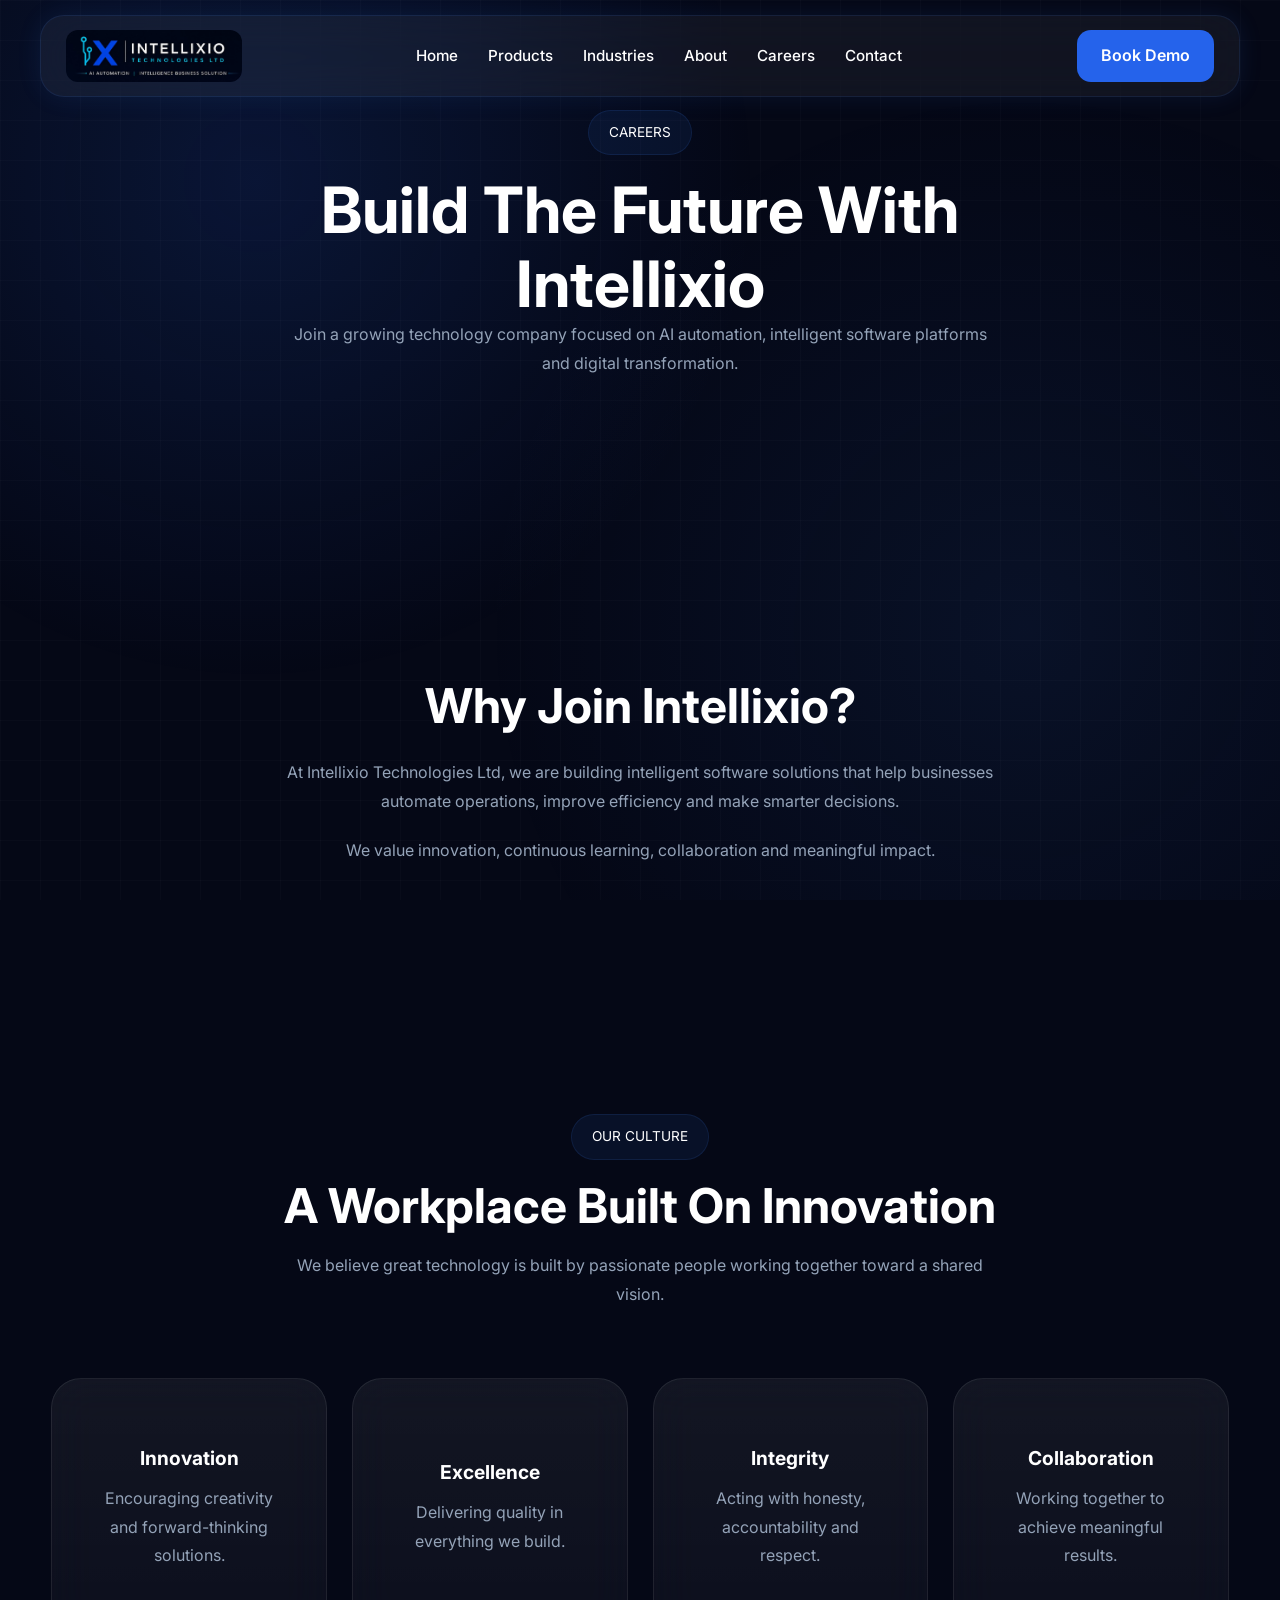
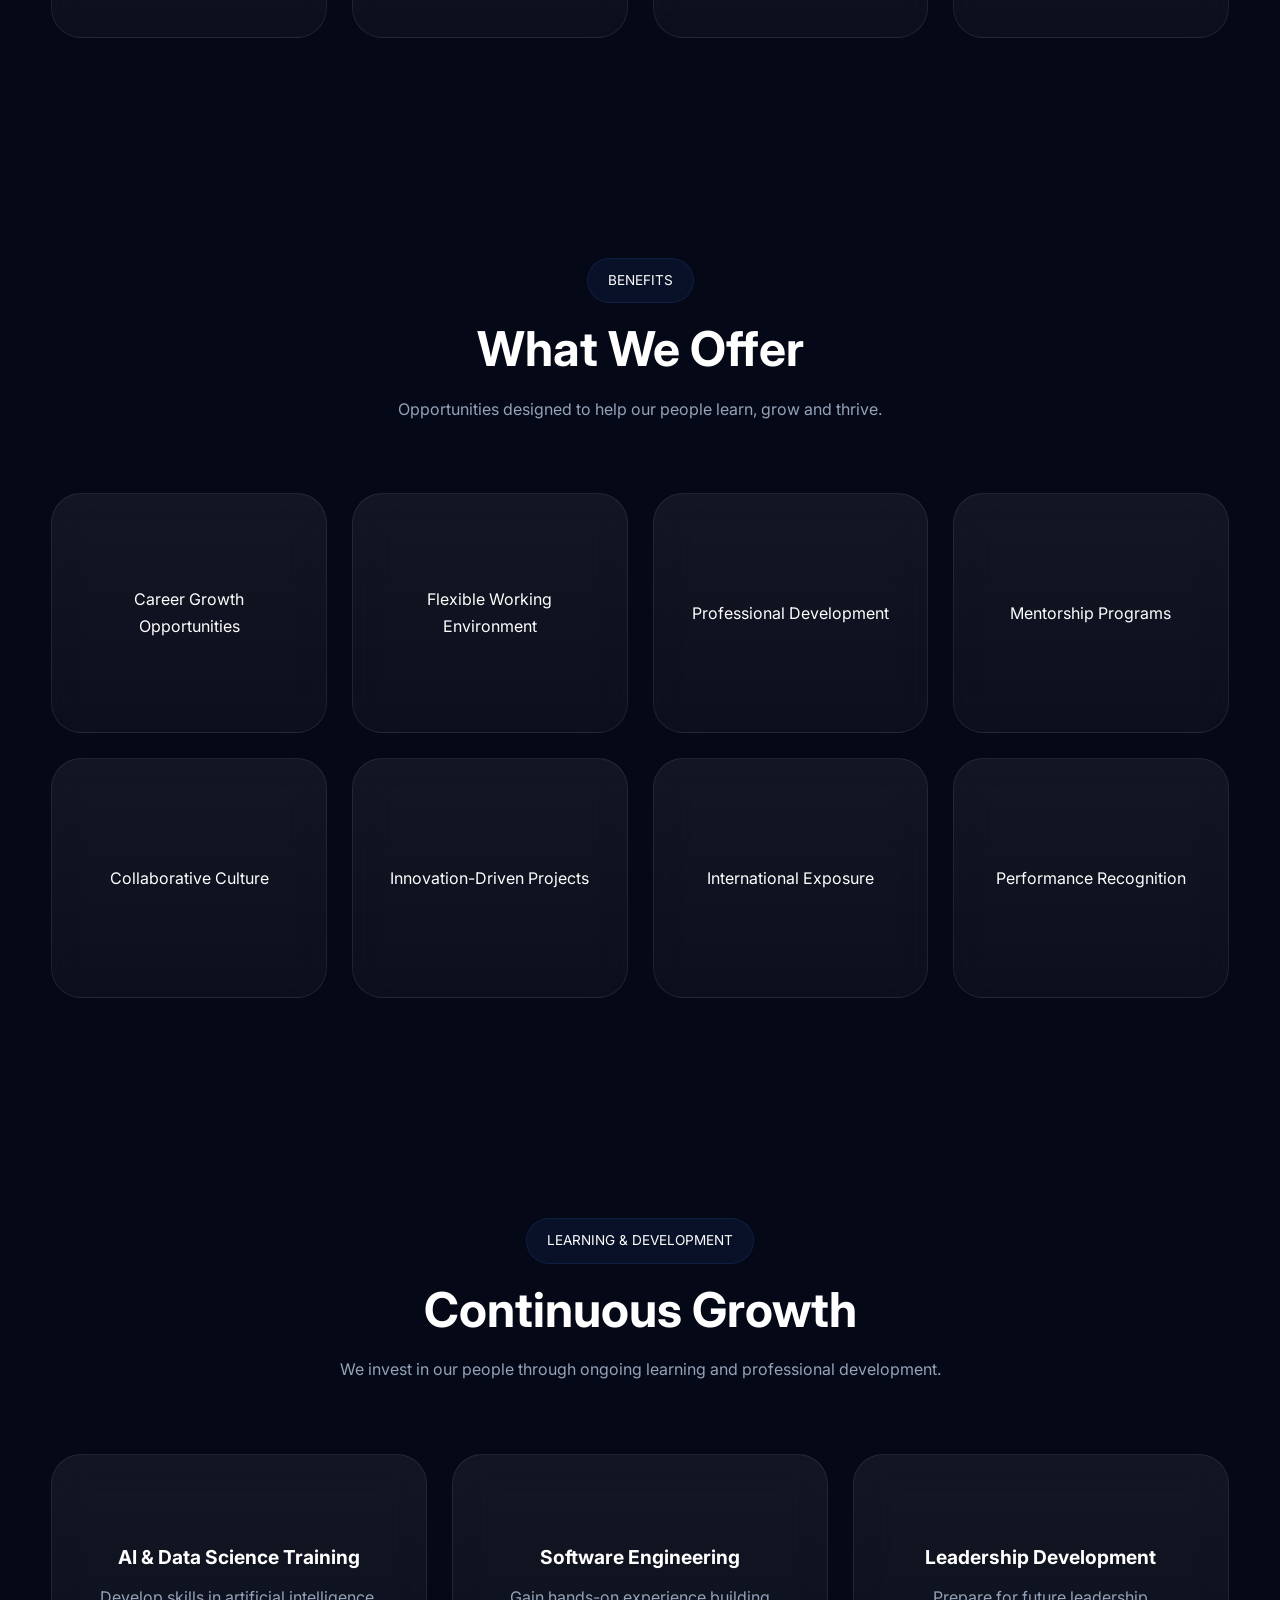
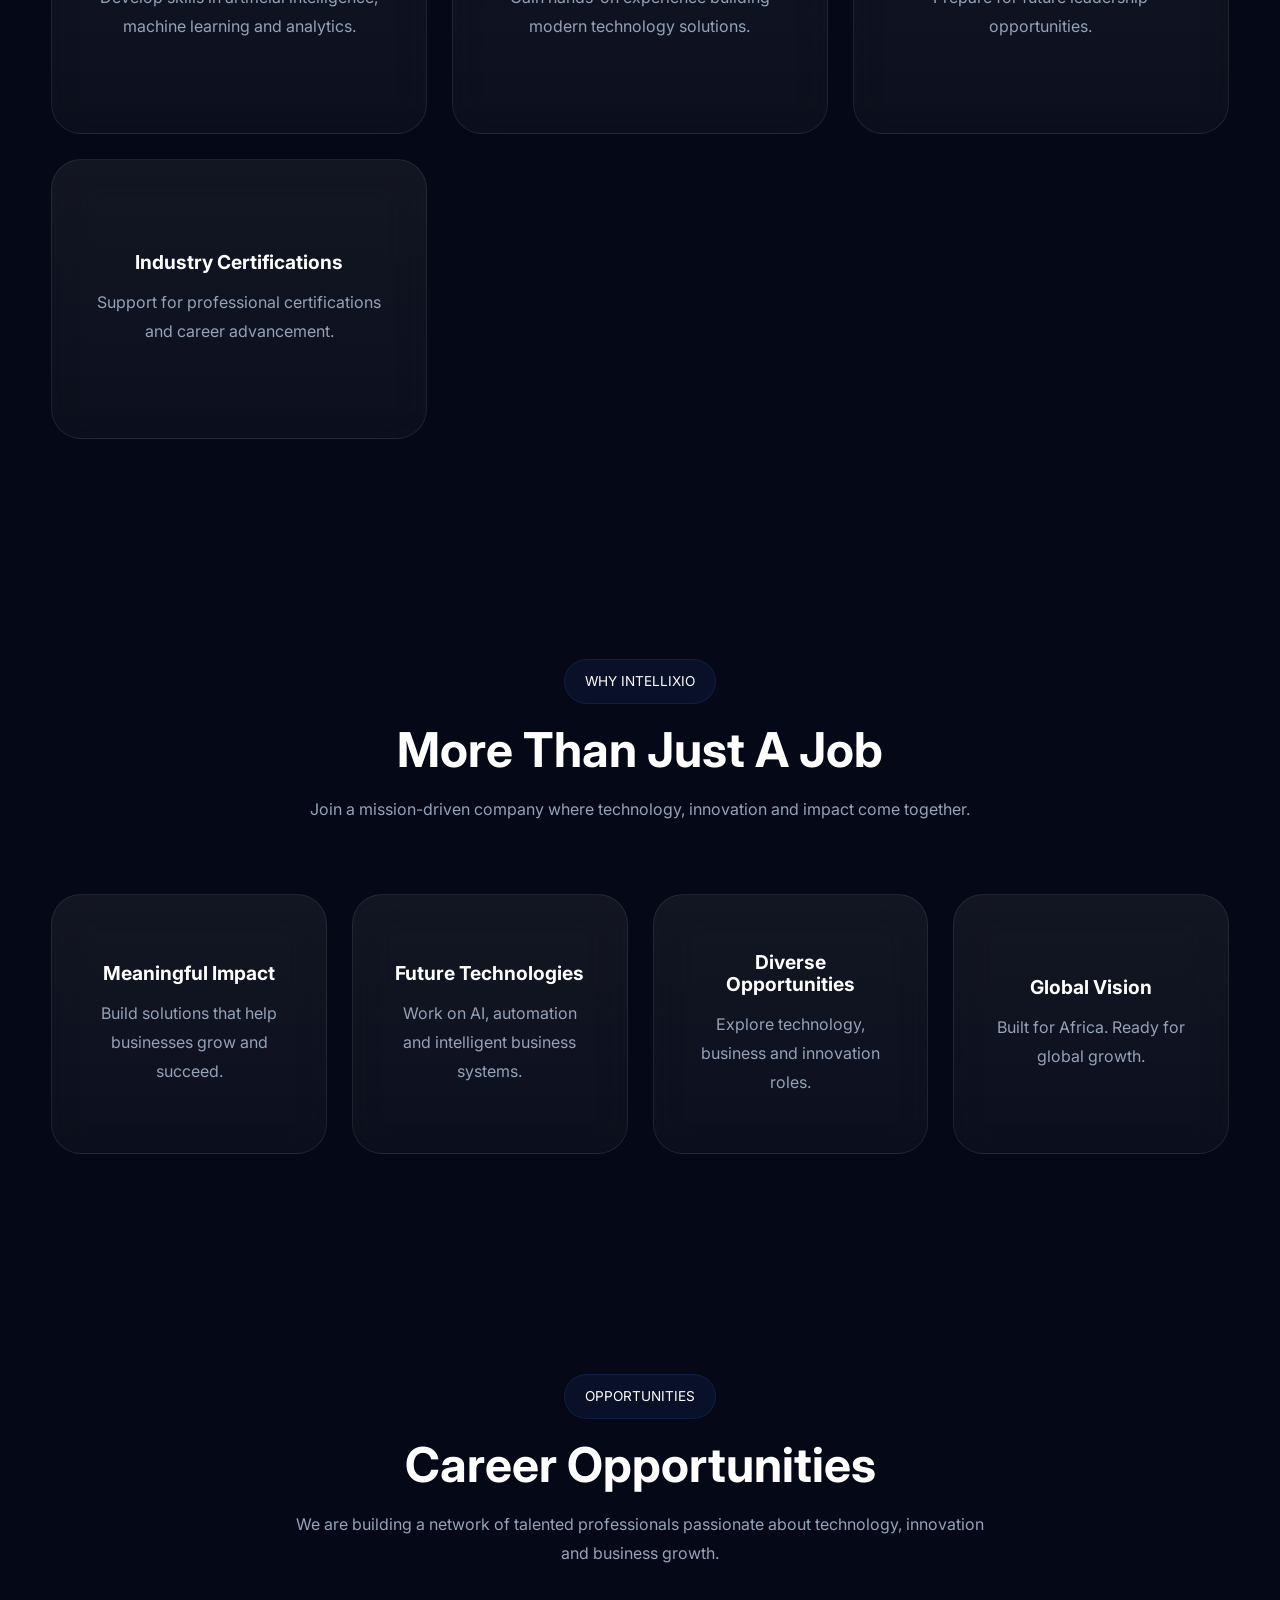
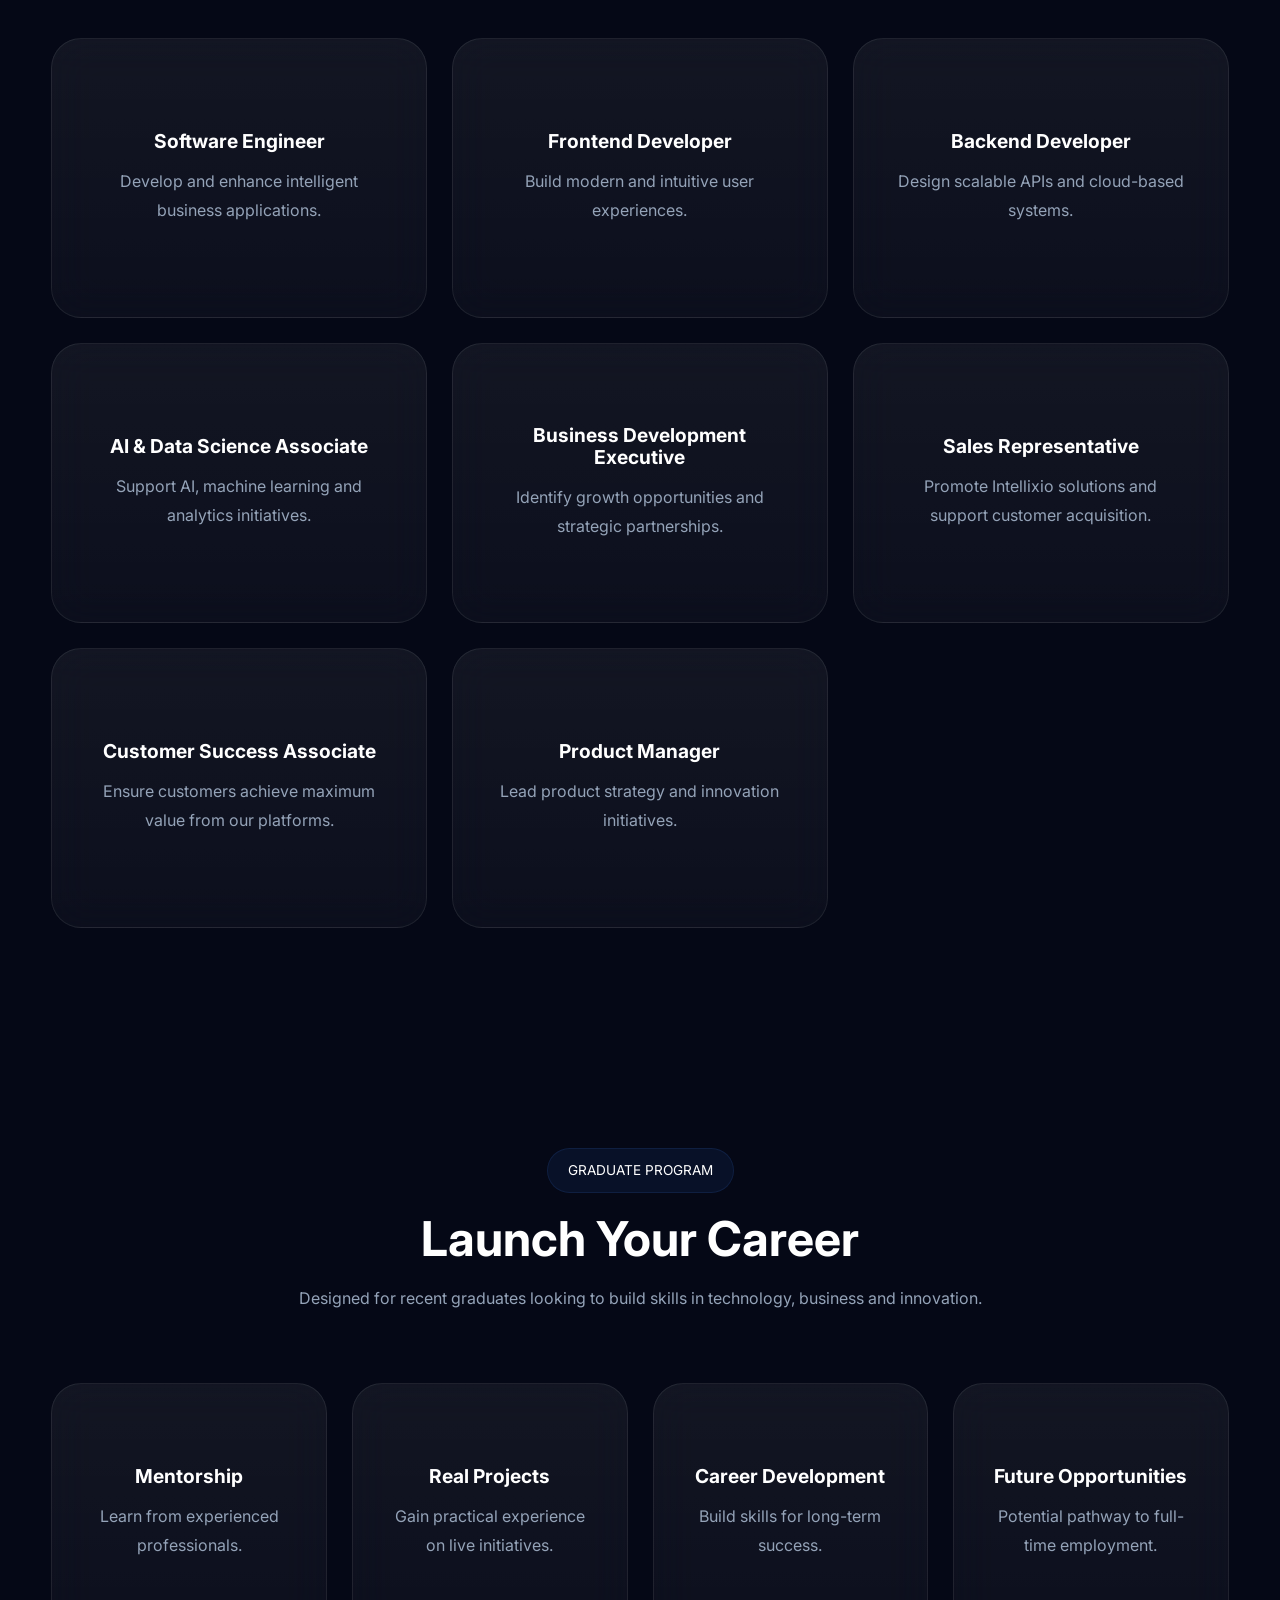
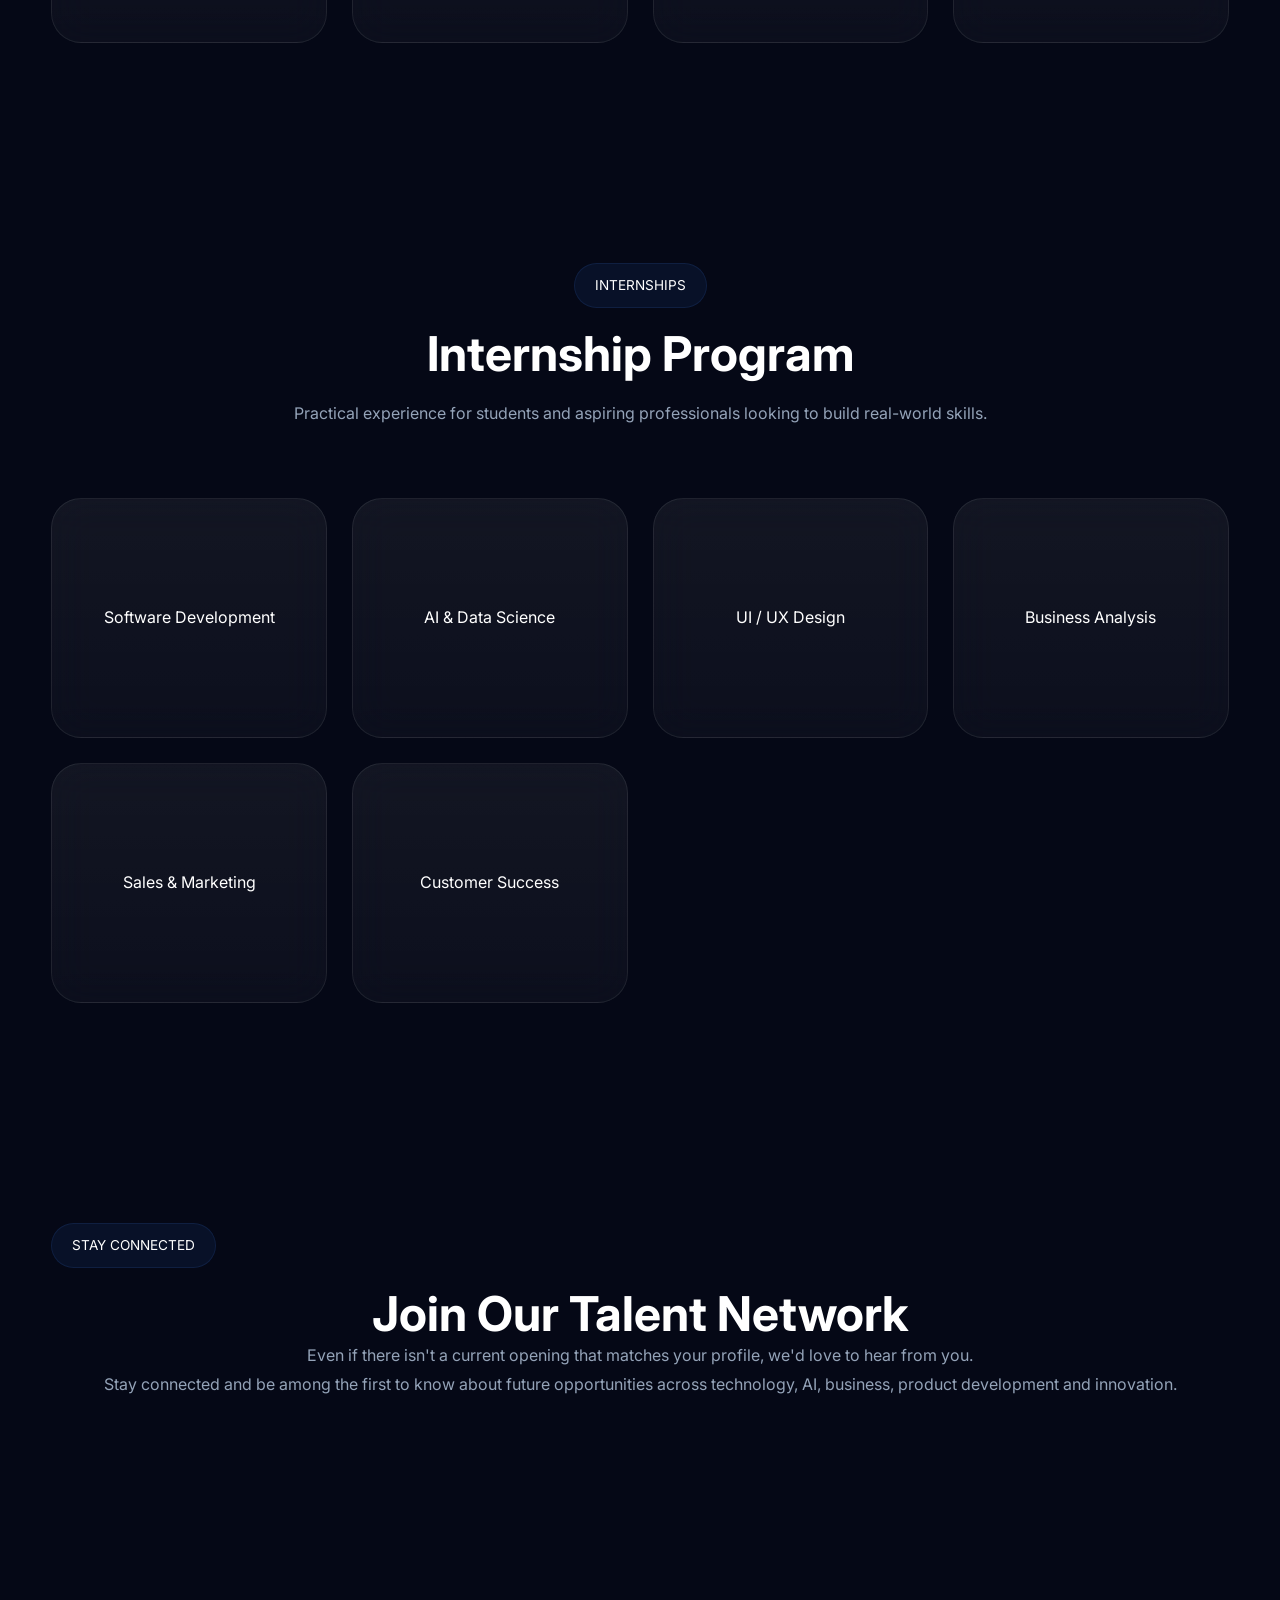
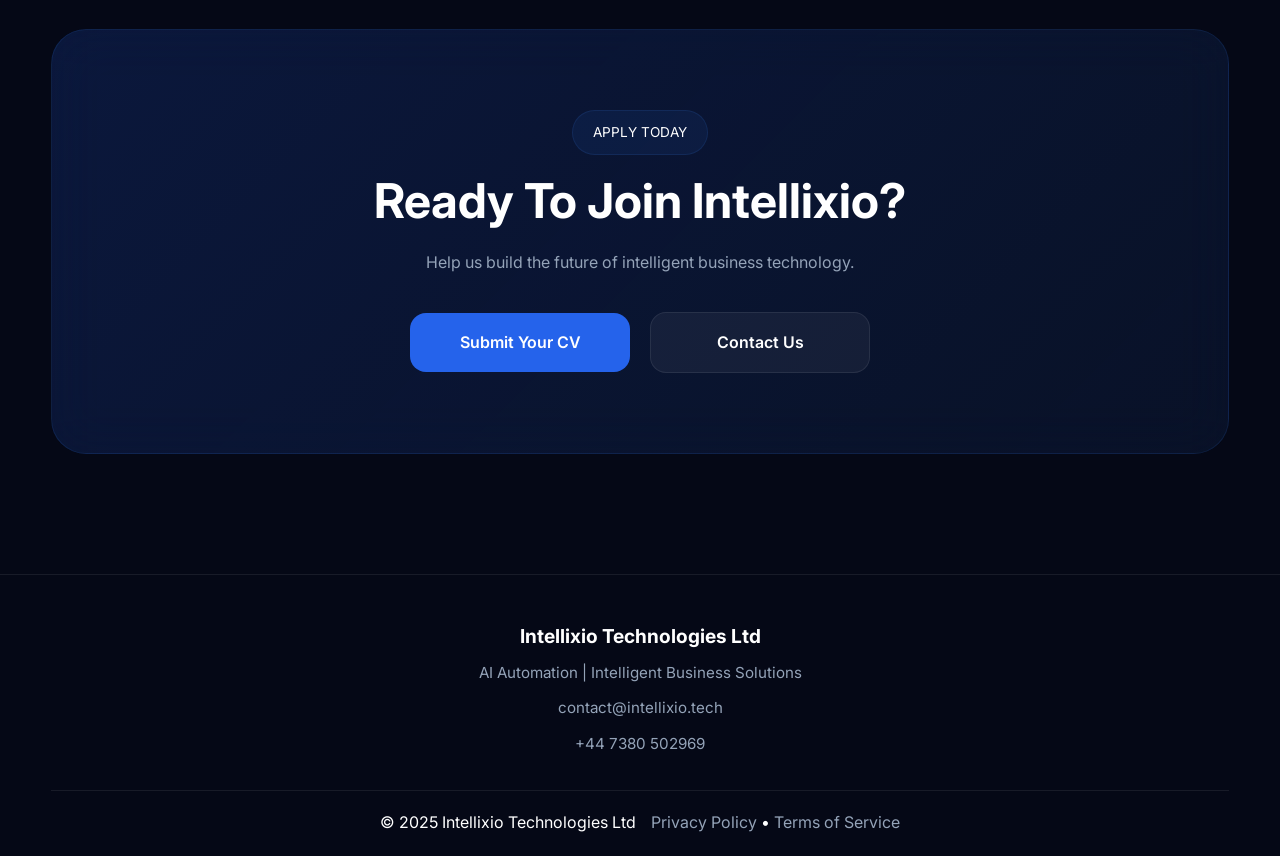
<file: careers.html>
<!DOCTYPE html>
<html lang="en">

<head>

    <meta charset="UTF-8">

    <meta name="viewport" content="width=device-width, initial-scale=1.0">

    <title>

        Careers | Intellixio Technologies Ltd

    </title>

    <meta name="description"
        content="Explore career opportunities at Intellixio Technologies Ltd and help build the future of intelligent business technology.">

    <meta property="og:title" content="Careers | Intellixio Technologies Ltd">

    <meta property="og:description" content="Join a growing technology company building AI-powered business solutions.">

    <meta property="og:type" content="website">

    <link rel="preconnect" href="https://fonts.googleapis.com">

    <link rel="preconnect" href="https://fonts.gstatic.com" crossorigin>

    <link href="https://fonts.googleapis.com/css2?family=Inter:wght@300;400;500;600;700;800&display=swap"
        rel="stylesheet">

    <link rel="stylesheet" href="assets/css/style.css">

    <link rel="stylesheet" href="assets/css/responsive.css">

    <script defer src="assets/js/main.js"></script>

</head>

<body>

    <!-- ==========================================
         NAVBAR
    ========================================== -->

    <header class="navbar">

        <div class="logo">

            <a href="index.html">

                <img src="assets/images/logo2.jpg" alt="Intellixio Technologies Ltd">

            </a>

        </div>

        <nav>

            <ul class="nav-links">

                <li><a href="index.html">Home</a></li>

                <li class="dropdown">

                    <a href="products.html">

                        Products

                    </a>

                    <ul class="dropdown-menu">

                        <li>

                            <a href="products/intellixio-ops.html">

                                <strong>

                                    Intellixio OPS

                                </strong>

                                <span>

                                    AI-Powered Operations Platform

                                </span>

                            </a>

                        </li>

                    </ul>

                </li>

                <li><a href="industries.html">Industries</a></li>

                <li><a href="about.html">About</a></li>

                <li><a href="careers.html">Careers</a></li>

                <li><a href="contact.html">Contact</a></li>

            </ul>

        </nav>

        <a href="contact.html" class="btn-demo glow">

            Book Demo

        </a>

        <button class="menu-toggle" id="menuToggle">

            ☰

        </button>

        <div class="mobile-nav" id="mobileNav">

            <ul>

                <li><a href="index.html">Home</a></li>

                <li><a href="products.html">Products</a></li>

                <li><a href="industries.html">Industries</a></li>

                <li><a href="about.html">About</a></li>

                <li><a href="careers.html">Careers</a></li>

                <li><a href="contact.html">Contact</a></li>

            </ul>

            <a href="contact.html" class="mobile-demo">

                Book Demo

            </a>

        </div>

    </header>

    <!-- ==========================================
         HERO SECTION
    ========================================== -->

    <section class="about-hero">

        <div class="container">

            <div class="section-header">

                <span class="section-tag">

                    CAREERS

                </span>

                <h1>

                    Build The Future With Intellixio

                </h1>

                <p>

                    Join a growing technology company focused on
                    AI automation, intelligent software platforms
                    and digital transformation.

                </p>

            </div>

        </div>

    </section>

    <!-- ==========================================
         WHY JOIN INTELLIXIO
    ========================================== -->

    <section class="company-story">

        <div class="container">

            <div class="story-content">

                <h2>

                    Why Join Intellixio?

                </h2>

                <p>

                    At Intellixio Technologies Ltd,
                    we are building intelligent software
                    solutions that help businesses automate
                    operations, improve efficiency and make
                    smarter decisions.

                </p>

                <p>

                    We value innovation, continuous learning,
                    collaboration and meaningful impact.

                </p>

            </div>

        </div>

    </section>

    <!-- ==========================================
         OUR CULTURE
    ========================================== -->

    <section class="trust-section">

        <div class="container">

            <div class="section-header">

                <span class="section-tag">

                    OUR CULTURE

                </span>

                <h2>

                    A Workplace Built On Innovation

                </h2>

                <p>

                    We believe great technology is built by
                    passionate people working together toward
                    a shared vision.

                </p>

            </div>

            <div class="trust-grid">

                <div class="trust-card">

                    <h3>

                        Innovation

                    </h3>

                    <p>

                        Encouraging creativity and
                        forward-thinking solutions.

                    </p>

                </div>

                <div class="trust-card">

                    <h3>

                        Excellence

                    </h3>

                    <p>

                        Delivering quality in everything
                        we build.

                    </p>

                </div>

                <div class="trust-card">

                    <h3>

                        Integrity

                    </h3>

                    <p>

                        Acting with honesty,
                        accountability and respect.

                    </p>

                </div>

                <div class="trust-card">

                    <h3>

                        Collaboration

                    </h3>

                    <p>

                        Working together to achieve
                        meaningful results.

                    </p>

                </div>

            </div>

        </div>

    </section>

    <!-- ==========================================
         BENEFITS
    ========================================== -->

    <section class="industries-section">

        <div class="container">

            <div class="section-header">

                <span class="section-tag">

                    BENEFITS

                </span>

                <h2>

                    What We Offer

                </h2>

                <p>

                    Opportunities designed to help
                    our people learn, grow and thrive.

                </p>

            </div>

            <div class="industries-grid">

                <div class="industry-card">

                    Career Growth Opportunities

                </div>

                <div class="industry-card">

                    Flexible Working Environment

                </div>

                <div class="industry-card">

                    Professional Development

                </div>

                <div class="industry-card">

                    Mentorship Programs

                </div>

                <div class="industry-card">

                    Collaborative Culture

                </div>

                <div class="industry-card">

                    Innovation-Driven Projects

                </div>

                <div class="industry-card">

                    International Exposure

                </div>

                <div class="industry-card">

                    Performance Recognition

                </div>

            </div>

        </div>

    </section>

    <!-- ==========================================
         LEARNING & DEVELOPMENT
    ========================================== -->

    <section class="problems-section">

        <div class="container">

            <div class="section-header">

                <span class="section-tag">

                    LEARNING & DEVELOPMENT

                </span>

                <h2>

                    Continuous Growth

                </h2>

                <p>

                    We invest in our people through
                    ongoing learning and professional
                    development.

                </p>

            </div>

            <div class="problems-grid">

                <div class="problem-card">

                    <h3>

                        AI & Data Science Training

                    </h3>

                    <p>

                        Develop skills in artificial intelligence,
                        machine learning and analytics.

                    </p>

                </div>

                <div class="problem-card">

                    <h3>

                        Software Engineering

                    </h3>

                    <p>

                        Gain hands-on experience building
                        modern technology solutions.

                    </p>

                </div>

                <div class="problem-card">

                    <h3>

                        Leadership Development

                    </h3>

                    <p>

                        Prepare for future leadership opportunities.

                    </p>

                </div>

                <div class="problem-card">

                    <h3>

                        Industry Certifications

                    </h3>

                    <p>

                        Support for professional certifications
                        and career advancement.

                    </p>

                </div>

            </div>

        </div>

    </section>

    <!-- ==========================================
         WHY WORK WITH US
    ========================================== -->

    <section class="trust-section">

        <div class="container">

            <div class="section-header">

                <span class="section-tag">

                    WHY INTELLIXIO

                </span>

                <h2>

                    More Than Just A Job

                </h2>

                <p>

                    Join a mission-driven company where
                    technology, innovation and impact come together.

                </p>

            </div>

            <div class="trust-grid">

                <div class="trust-card">

                    <h3>

                        Meaningful Impact

                    </h3>

                    <p>

                        Build solutions that help
                        businesses grow and succeed.

                    </p>

                </div>

                <div class="trust-card">

                    <h3>

                        Future Technologies

                    </h3>

                    <p>

                        Work on AI, automation
                        and intelligent business systems.

                    </p>

                </div>

                <div class="trust-card">

                    <h3>

                        Diverse Opportunities

                    </h3>

                    <p>

                        Explore technology,
                        business and innovation roles.

                    </p>

                </div>

                <div class="trust-card">

                    <h3>

                        Global Vision

                    </h3>

                    <p>

                        Built for Africa.
                        Ready for global growth.

                    </p>

                </div>

            </div>

        </div>

    </section>

    <!-- ==========================================
         CAREER OPPORTUNITIES
    ========================================== -->

    <section class="problems-section">

        <div class="container">

            <div class="section-header">

                <span class="section-tag">

                    OPPORTUNITIES

                </span>

                <h2>

                    Career Opportunities

                </h2>

                <p>

                    We are building a network of talented
                    professionals passionate about technology,
                    innovation and business growth.

                </p>

            </div>

            <div class="problems-grid">

                <div class="problem-card">

                    <h3>

                        Software Engineer

                    </h3>

                    <p>

                        Develop and enhance intelligent
                        business applications.

                    </p>

                </div>

                <div class="problem-card">

                    <h3>

                        Frontend Developer

                    </h3>

                    <p>

                        Build modern and intuitive
                        user experiences.

                    </p>

                </div>

                <div class="problem-card">

                    <h3>

                        Backend Developer

                    </h3>

                    <p>

                        Design scalable APIs and
                        cloud-based systems.

                    </p>

                </div>

                <div class="problem-card">

                    <h3>

                        AI & Data Science Associate

                    </h3>

                    <p>

                        Support AI, machine learning
                        and analytics initiatives.

                    </p>

                </div>

                <div class="problem-card">

                    <h3>

                        Business Development Executive

                    </h3>

                    <p>

                        Identify growth opportunities
                        and strategic partnerships.

                    </p>

                </div>

                <div class="problem-card">

                    <h3>

                        Sales Representative

                    </h3>

                    <p>

                        Promote Intellixio solutions
                        and support customer acquisition.

                    </p>

                </div>

                <div class="problem-card">

                    <h3>

                        Customer Success Associate

                    </h3>

                    <p>

                        Ensure customers achieve maximum
                        value from our platforms.

                    </p>

                </div>

                <div class="problem-card">

                    <h3>

                        Product Manager

                    </h3>

                    <p>

                        Lead product strategy and
                        innovation initiatives.

                    </p>

                </div>

            </div>

        </div>

    </section>

    <!-- ==========================================
         GRADUATE PROGRAM
    ========================================== -->

    <section class="trust-section">

        <div class="container">

            <div class="section-header">

                <span class="section-tag">

                    GRADUATE PROGRAM

                </span>

                <h2>

                    Launch Your Career

                </h2>

                <p>

                    Designed for recent graduates looking
                    to build skills in technology,
                    business and innovation.

                </p>

            </div>

            <div class="trust-grid">

                <div class="trust-card">

                    <h3>

                        Mentorship

                    </h3>

                    <p>

                        Learn from experienced professionals.

                    </p>

                </div>

                <div class="trust-card">

                    <h3>

                        Real Projects

                    </h3>

                    <p>

                        Gain practical experience
                        on live initiatives.

                    </p>

                </div>

                <div class="trust-card">

                    <h3>

                        Career Development

                    </h3>

                    <p>

                        Build skills for
                        long-term success.

                    </p>

                </div>

                <div class="trust-card">

                    <h3>

                        Future Opportunities

                    </h3>

                    <p>

                        Potential pathway
                        to full-time employment.

                    </p>

                </div>

            </div>

        </div>

    </section>

    <!-- ==========================================
         INTERNSHIP PROGRAM
    ========================================== -->

    <section class="industries-section">

        <div class="container">

            <div class="section-header">

                <span class="section-tag">

                    INTERNSHIPS

                </span>

                <h2>

                    Internship Program

                </h2>

                <p>

                    Practical experience for students
                    and aspiring professionals looking
                    to build real-world skills.

                </p>

            </div>

            <div class="industries-grid">

                <div class="industry-card">

                    Software Development

                </div>

                <div class="industry-card">

                    AI & Data Science

                </div>

                <div class="industry-card">

                    UI / UX Design

                </div>

                <div class="industry-card">

                    Business Analysis

                </div>

                <div class="industry-card">

                    Sales & Marketing

                </div>

                <div class="industry-card">

                    Customer Success

                </div>

            </div>

        </div>

    </section>

    <!-- ==========================================
         TALENT NETWORK
    ========================================== -->

    <section class="future-vision">

        <div class="container">

            <div class="vision-banner">

                <span class="section-tag">

                    STAY CONNECTED

                </span>

                <h2>

                    Join Our Talent Network

                </h2>

                <p>

                    Even if there isn't a current opening
                    that matches your profile, we'd love
                    to hear from you.

                </p>

                <p>

                    Stay connected and be among the first
                    to know about future opportunities
                    across technology, AI, business,
                    product development and innovation.

                </p>

            </div>

        </div>

    </section>

    <!-- ==========================================
         FINAL CTA
    ========================================== -->

    <section class="about-cta">

        <div class="container">

            <div class="cta-box">

                <span class="section-tag">

                    APPLY TODAY

                </span>

                <h2>

                    Ready To Join Intellixio?

                </h2>

                <p>

                    Help us build the future of
                    intelligent business technology.

                </p>

                <div class="hero-buttons">

                    <a href="mailto:careers@intellixio.tech" class="btn-primary glow">

                        Submit Your CV

                    </a>

                    <a href="contact.html" class="btn-secondary">

                        Contact Us

                    </a>

                </div>

            </div>

        </div>

    </section>

    <!-- ==========================================
         FOOTER
    ========================================== -->

    <footer class="footer">

        <div class="container">

            <div class="footer-grid">

                <div class="footer-column">

                    <h3>

                        Intellixio Technologies Ltd

                    </h3>

                    <p>

                        AI Automation |
                        Intelligent Business Solutions

                    </p>

                    <p>

                        contact@intellixio.tech

                    </p>

                    <p>

                        +44 7380 502969

                    </p>

                </div>

            </div>

            <div class="footer-bottom">

                <div>

                    © 2025 Intellixio Technologies Ltd

                </div>

                <div>

                    <a href="privacy-policy.html">

                        Privacy Policy

                    </a>

                    •

                    <a href="terms-of-service.html">

                        Terms of Service

                    </a>

                </div>

            </div>

        </div>

    </footer>
</body>

</html>
</file>
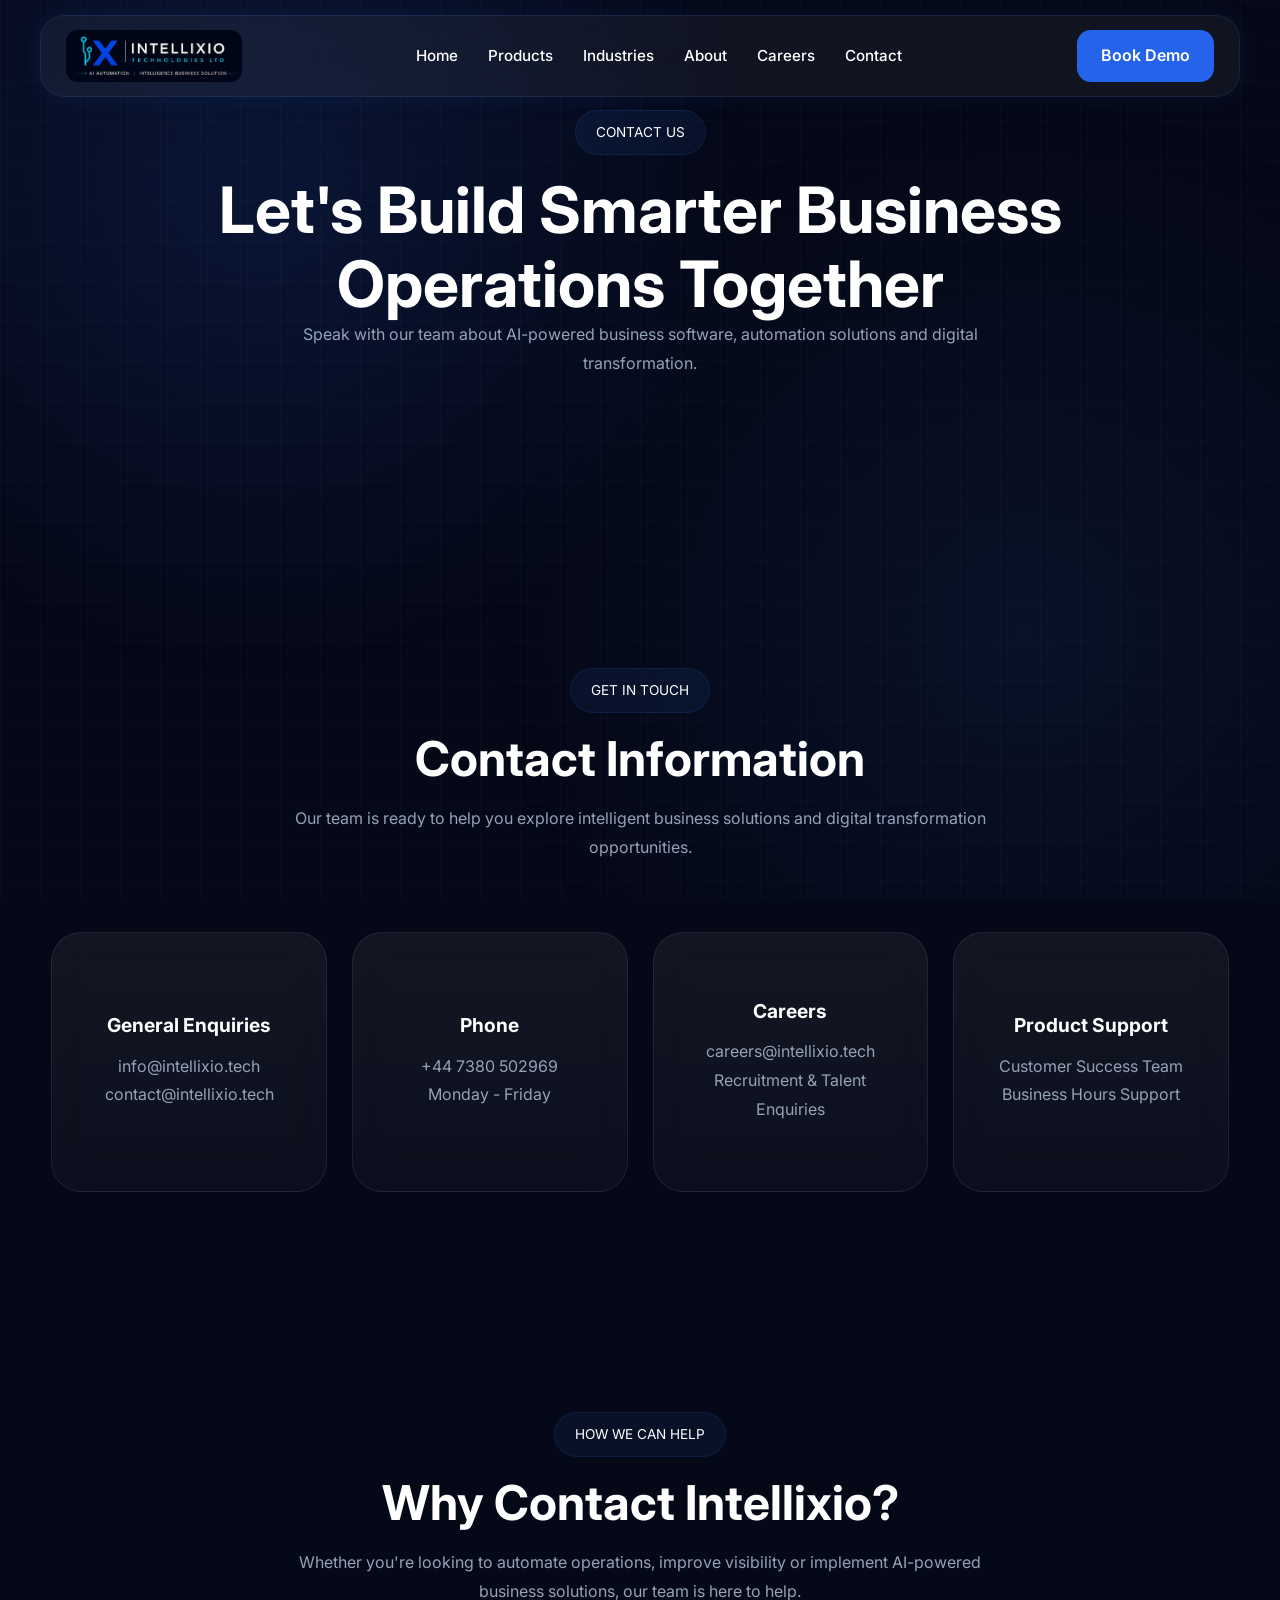
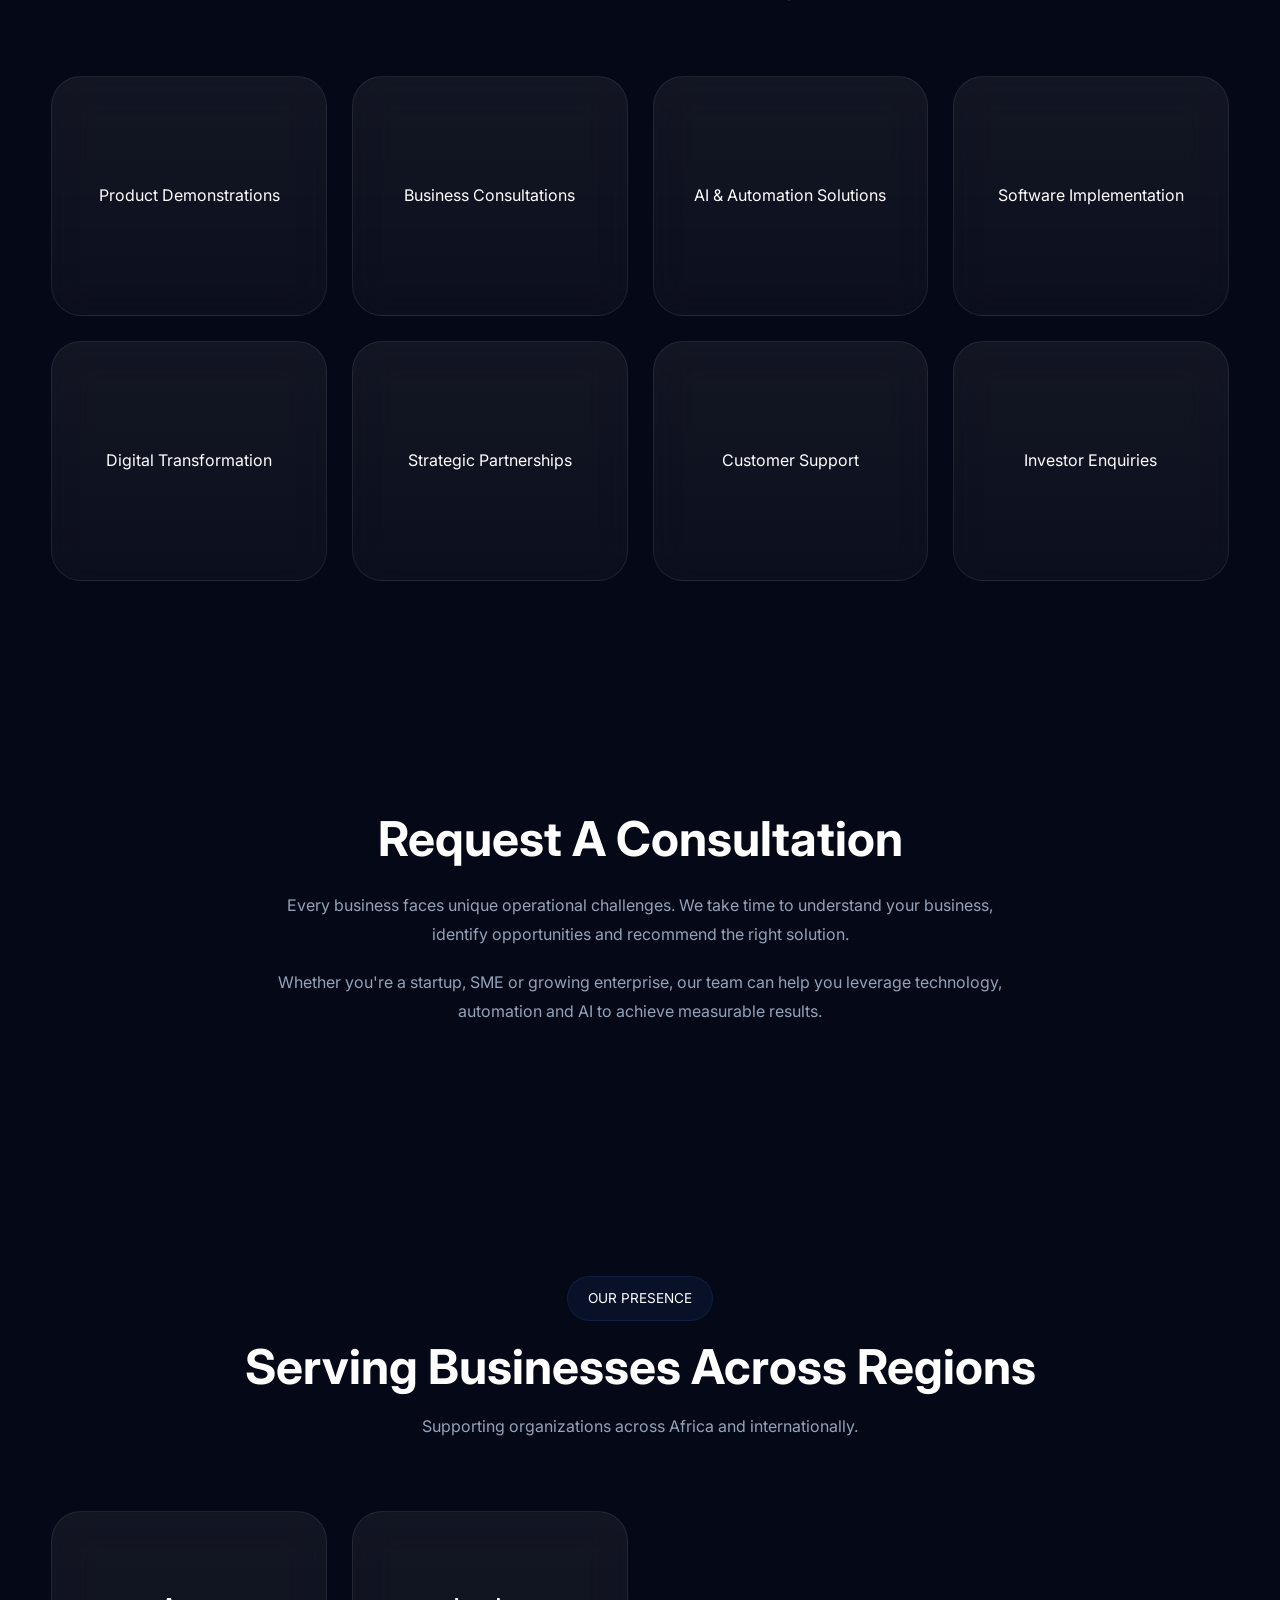
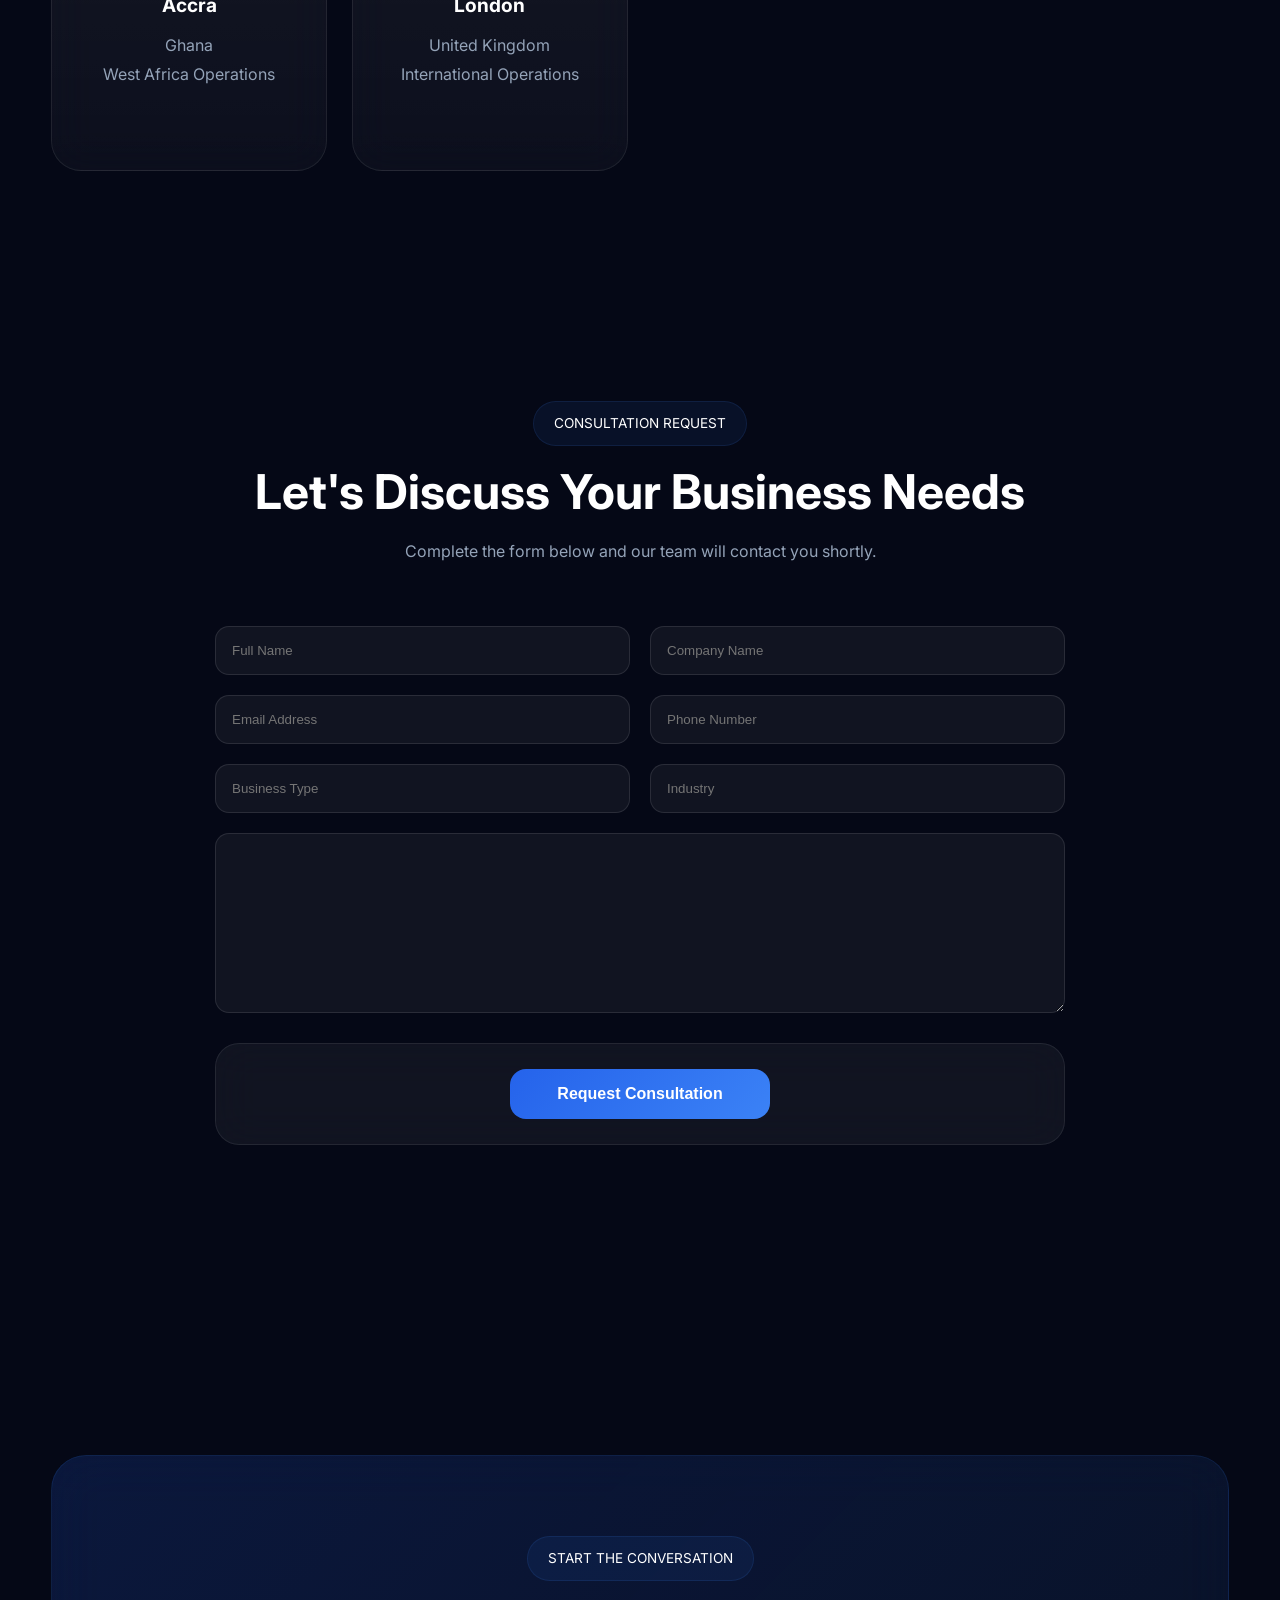
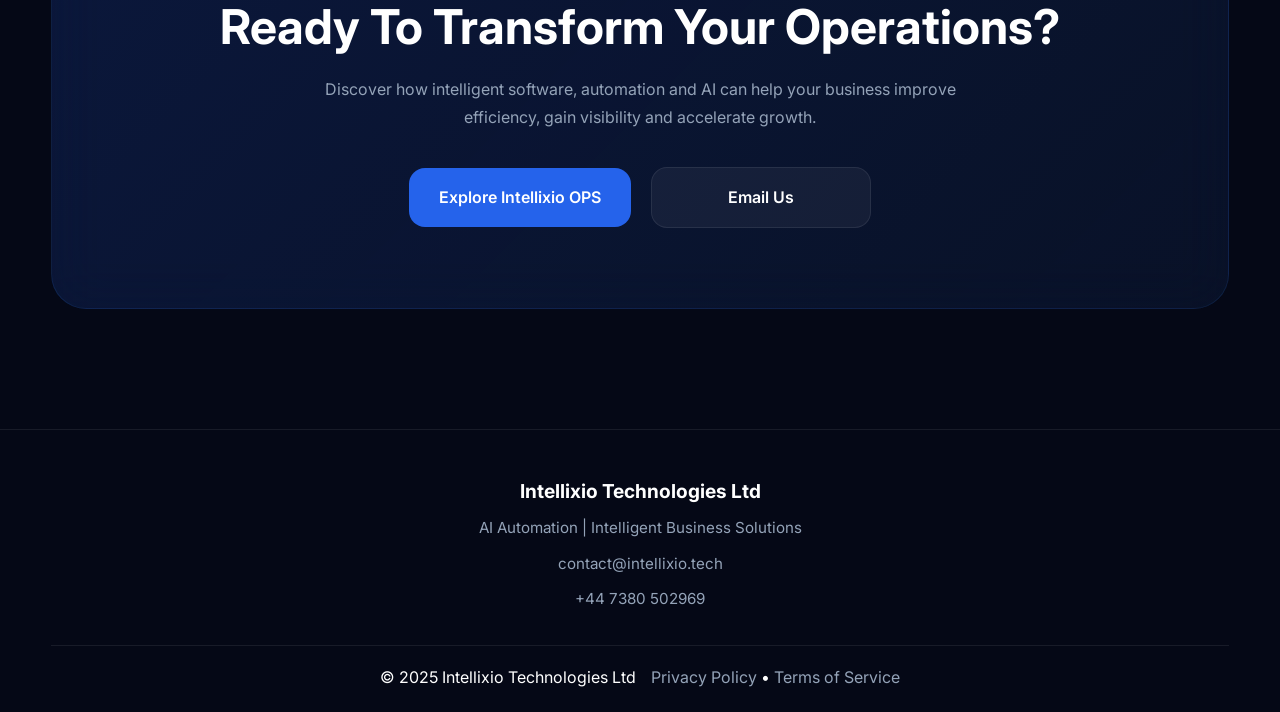
<file: contact.html>
<!DOCTYPE html>
<html lang="en">

<head>

    <meta charset="UTF-8">

    <meta name="viewport" content="width=device-width, initial-scale=1.0">

    <title>

        Contact Us | Intellixio Technologies Ltd

    </title>

    <meta name="description"
        content="Contact Intellixio Technologies for AI automation, business software solutions, consultations and product demonstrations.">

    <meta name="keywords"
        content="AI Automation, Business Software, Intellixio, Digital Transformation, ERP, Operations Management, AI Solutions">

    <meta name="author" content="Intellixio Technologies Ltd">

    <!-- Open Graph -->

    <meta property="og:title" content="Contact Intellixio Technologies Ltd">

    <meta property="og:description"
        content="Speak with our team about AI-powered business software, automation solutions and digital transformation.">

    <meta property="og:image" content="https://www.intellixio.tech/assets/images/contact-cover.jpg">

    <meta property="og:url" content="https://www.intellixio.tech/contact.html">

    <meta property="og:type" content="website">

    <meta property="og:site_name" content="Intellixio Technologies Ltd">

    <meta property="og:locale" content="en_GB">

    <!-- Twitter -->

    <meta name="twitter:card" content="summary_large_image">

    <meta name="twitter:title" content="Contact Intellixio Technologies Ltd">

    <meta name="twitter:description"
        content="Speak with our team about AI-powered business software and automation solutions.">

    <meta name="twitter:image" content="https://www.intellixio.tech/assets/images/contact-cover.jpg">

    <!-- Favicon -->

    <link rel="icon" type="image/png" href="assets/images/favicon.png">

    <!-- Fonts -->

    <link rel="preconnect" href="https://fonts.googleapis.com">

    <link rel="preconnect" href="https://fonts.gstatic.com" crossorigin>

    <link href="https://fonts.googleapis.com/css2?family=Inter:wght@300;400;500;600;700;800&display=swap"
        rel="stylesheet">

    <!-- Styles -->

    <link rel="stylesheet" href="assets/css/style.css">

    <link rel="stylesheet" href="assets/css/responsive.css">

    <!-- Script -->

    <script defer src="assets/js/main.js"></script>

</head>

<body>

    <!-- ==========================================
         NAVBAR
    ========================================== -->

    <header class="navbar">

        <div class="logo">

            <a href="index.html">

                <img src="assets/images/logo2.jpg" alt="Intellixio Technologies Ltd">

            </a>

        </div>

        <nav>

            <ul class="nav-links">

                <li><a href="index.html">Home</a></li>

                <li class="dropdown">

                    <a href="products.html">

                        Products

                    </a>

                    <ul class="dropdown-menu">

                        <li>

                            <a href="products/intellixio-ops.html">

                                <strong>

                                    Intellixio OPS

                                </strong>

                                <span>

                                    AI-Powered Operations Platform

                                </span>

                            </a>

                        </li>

                    </ul>

                </li>

                <li><a href="industries.html">Industries</a></li>

                <li><a href="about.html">About</a></li>

                <li><a href="careers.html">Careers</a></li>

                <li><a href="contact.html">Contact</a></li>

            </ul>

        </nav>

        <a href="contact.html" class="btn-demo glow">

            Book Demo

        </a>

        <button class="menu-toggle" id="menuToggle">

            ☰

        </button>

        <div class="mobile-nav" id="mobileNav">

            <ul>

                <li><a href="index.html">Home</a></li>

                <li><a href="products.html">Products</a></li>

                <li><a href="industries.html">Industries</a></li>

                <li><a href="about.html">About</a></li>

                <li><a href="careers.html">Careers</a></li>

                <li><a href="contact.html">Contact</a></li>

            </ul>

            <a href="contact.html" class="mobile-demo">

                Book Demo

            </a>

        </div>

    </header>

    <!-- ==========================================
         HERO SECTION
    ========================================== -->

    <section class="about-hero">

        <div class="container">

            <div class="section-header">

                <span class="section-tag">

                    CONTACT US

                </span>

                <h1>

                    Let's Build Smarter Business Operations Together

                </h1>

                <p>

                    Speak with our team about AI-powered business software,
                    automation solutions and digital transformation.

                </p>

            </div>

        </div>

    </section>

    <!-- ==========================================
         CONTACT INFORMATION
    ========================================== -->

    <section class="trust-section">

        <div class="container">

            <div class="section-header">

                <span class="section-tag">

                    GET IN TOUCH

                </span>

                <h2>

                    Contact Information

                </h2>

                <p>

                    Our team is ready to help you explore
                    intelligent business solutions and
                    digital transformation opportunities.

                </p>

            </div>

            <div class="trust-grid">

                <div class="trust-card">

                    <h3>

                        General Enquiries

                    </h3>

                    <p>

                        info@intellixio.tech

                    </p>

                    <p>

                        contact@intellixio.tech

                    </p>

                </div>

                <div class="trust-card">

                    <h3>

                        Phone

                    </h3>

                    <p>

                        +44 7380 502969

                    </p>

                    <p>

                        Monday - Friday

                    </p>

                </div>

                <div class="trust-card">

                    <h3>

                        Careers

                    </h3>

                    <p>

                        careers@intellixio.tech

                    </p>

                    <p>

                        Recruitment & Talent Enquiries

                    </p>

                </div>

                <div class="trust-card">

                    <h3>

                        Product Support

                    </h3>

                    <p>

                        Customer Success Team

                    </p>

                    <p>

                        Business Hours Support

                    </p>

                </div>

            </div>

        </div>

    </section>

    <!-- ==========================================
         WHY CONTACT INTELLIXIO
    ========================================== -->

    <section class="industries-section">

        <div class="container">

            <div class="section-header">

                <span class="section-tag">

                    HOW WE CAN HELP

                </span>

                <h2>

                    Why Contact Intellixio?

                </h2>

                <p>

                    Whether you're looking to automate operations,
                    improve visibility or implement AI-powered
                    business solutions, our team is here to help.

                </p>

            </div>

            <div class="industries-grid">

                <div class="industry-card">

                    Product Demonstrations

                </div>

                <div class="industry-card">

                    Business Consultations

                </div>

                <div class="industry-card">

                    AI & Automation Solutions

                </div>

                <div class="industry-card">

                    Software Implementation

                </div>

                <div class="industry-card">

                    Digital Transformation

                </div>

                <div class="industry-card">

                    Strategic Partnerships

                </div>

                <div class="industry-card">

                    Customer Support

                </div>

                <div class="industry-card">

                    Investor Enquiries

                </div>

            </div>

        </div>

    </section>

    <!-- ==========================================
         CONSULTATION INTRODUCTION
    ========================================== -->

    <section class="company-story">

        <div class="container">

            <div class="story-content">

                <h2>

                    Request A Consultation

                </h2>

                <p>

                    Every business faces unique operational
                    challenges. We take time to understand
                    your business, identify opportunities
                    and recommend the right solution.

                </p>

                <p>

                    Whether you're a startup,
                    SME or growing enterprise,
                    our team can help you leverage
                    technology, automation and AI
                    to achieve measurable results.

                </p>

            </div>

        </div>

    </section>

    <!-- ==========================================
         OUR PRESENCE
    ========================================== -->

    <section class="trust-section">

        <div class="container">

            <div class="section-header">

                <span class="section-tag">

                    OUR PRESENCE

                </span>

                <h2>

                    Serving Businesses Across Regions

                </h2>

                <p>

                    Supporting organizations across
                    Africa and internationally.

                </p>

            </div>

            <div class="trust-grid">

                <div class="trust-card">

                    <h3>

                        Accra

                    </h3>

                    <p>

                        Ghana

                    </p>

                    <p>

                        West Africa Operations

                    </p>

                </div>

                <div class="trust-card">

                    <h3>

                        London

                    </h3>

                    <p>

                        United Kingdom

                    </p>

                    <p>

                        International Operations

                    </p>

                </div>

            </div>

        </div>

    </section>

    <!-- ==========================================
         CONTACT FORM
    ========================================== -->

    <section class="company-story">

        <div class="container">

            <div class="section-header">

                <span class="section-tag">

                    CONSULTATION REQUEST

                </span>

                <h2>

                    Let's Discuss Your Business Needs

                </h2>

                <p>

                    Complete the form below and our team
                    will contact you shortly.

                </p>



                <form class="contact-form" action="https://api.web3forms.com/submit" method="POST">


                    <!-- Web3Forms Access Key -->
                    <input type="hidden" name="access_key" value="9515cede-c771-4529-882c-5d85a4aee3ac">

                    <!-- Email Subject -->
                    <input type="hidden" name="subject" value="New Consultation Request - Intellixio Technologies Ltd">

                    <!-- Optional Redirect -->
                    <!--
<input
    type="hidden"
    name="redirect"
    value="https://www.intellixio.tech/thank-you.html">
-->

                    <!-- Spam Protection -->
                    <input type="checkbox" name="botcheck" class="hidden" style="display:none;">

                    <!-- FORM GRID -->

                    <div class="form-grid">

                        <input type="text" name="full_name" placeholder="Full Name" required>

                        <input type="text" name="company_name" placeholder="Company Name">

                        <input type="email" name="email" placeholder="Email Address" required>

                        <input type="tel" name="phone" placeholder="Phone Number">

                        <input type="text" name="business_type" placeholder="Business Type">

                        <input type="text" name="industry" placeholder="Industry">

                        <textarea name="requirements" rows="6"
                            placeholder="Tell us about your business needs and objectives" required>
    </textarea>

                    </div>

                    <!-- SUBMIT BUTTON -->

                    <div class="submit-card">

                        <button type="submit" class="btn-primary glow">

                            Request Consultation

                        </button>

                    </div>


                </form>

                <!-- RESULT MESSAGE -->

                <div id="result"></div>



    </section>

    <!-- ==========================================
         AJAX FORM SUBMISSION
    ========================================== -->

    <script>

        const form = document.querySelector(".contact-form");
        const result = document.getElementById("result");

        form.addEventListener("submit", async function (e) {

            e.preventDefault();

            result.innerHTML =
                "<p style='margin-top:20px;'>Submitting request...</p>";

            const formData = new FormData(form);

            try {

                const response = await fetch(
                    "https://api.web3forms.com/submit",
                    {
                        method: "POST",
                        body: formData
                    }
                );

                const data = await response.json();

                if (data.success) {

                    result.innerHTML =
                        "<div style='margin-top:20px;padding:15px;border-radius:10px;background:#ecfdf5;color:#166534;font-weight:600;'>Thank you! Your consultation request has been received. Our team will contact you shortly.</div>";

                    form.reset();

                } else {

                    result.innerHTML =
                        "<div style='margin-top:20px;padding:15px;border-radius:10px;background:#fef2f2;color:#991b1b;font-weight:600;'>Something went wrong. Please try again.</div>";

                }

            } catch (error) {

                result.innerHTML =
                    "<div style='margin-top:20px;padding:15px;border-radius:10px;background:#fef2f2;color:#991b1b;font-weight:600;'>Network error. Please try again later.</div>";

            }

        });

    </script>

    <!-- ==========================================
         FINAL CALL TO ACTION
    ========================================== -->

    <section class="about-cta">

        <div class="container">

            <div class="cta-box">

                <span class="section-tag">

                    START THE CONVERSATION

                </span>

                <h2>

                    Ready To Transform Your Operations?

                </h2>

                <p>

                    Discover how intelligent software,
                    automation and AI can help your business
                    improve efficiency, gain visibility and
                    accelerate growth.

                </p>

                <div class="hero-buttons">

                    <a href="products/intellixio-ops.html" class="btn-primary glow">

                        Explore Intellixio OPS

                    </a>

                    <a href="mailto:contact@intellixio.tech" class="btn-secondary">

                        Email Us

                    </a>

                </div>

            </div>

        </div>

    </section>

    <!-- ==========================================
         FOOTER
    ========================================== -->

    <footer class="footer">

        <div class="container">

            <div class="footer-grid">

                <div class="footer-column">

                    <h3>

                        Intellixio Technologies Ltd

                    </h3>

                    <p>

                        AI Automation |
                        Intelligent Business Solutions

                    </p>

                    <p>

                        contact@intellixio.tech

                    </p>

                    <p>

                        +44 7380 502969

                    </p>

                </div>

            </div>

            <div class="footer-bottom">

                <div>

                    © 2025 Intellixio Technologies Ltd

                </div>

                <div>

                    <a href="privacy-policy.html">

                        Privacy Policy

                    </a>

                    •

                    <a href="terms-of-service.html">

                        Terms of Service

                    </a>

                </div>

            </div>

        </div>

    </footer>

</html>
</file>
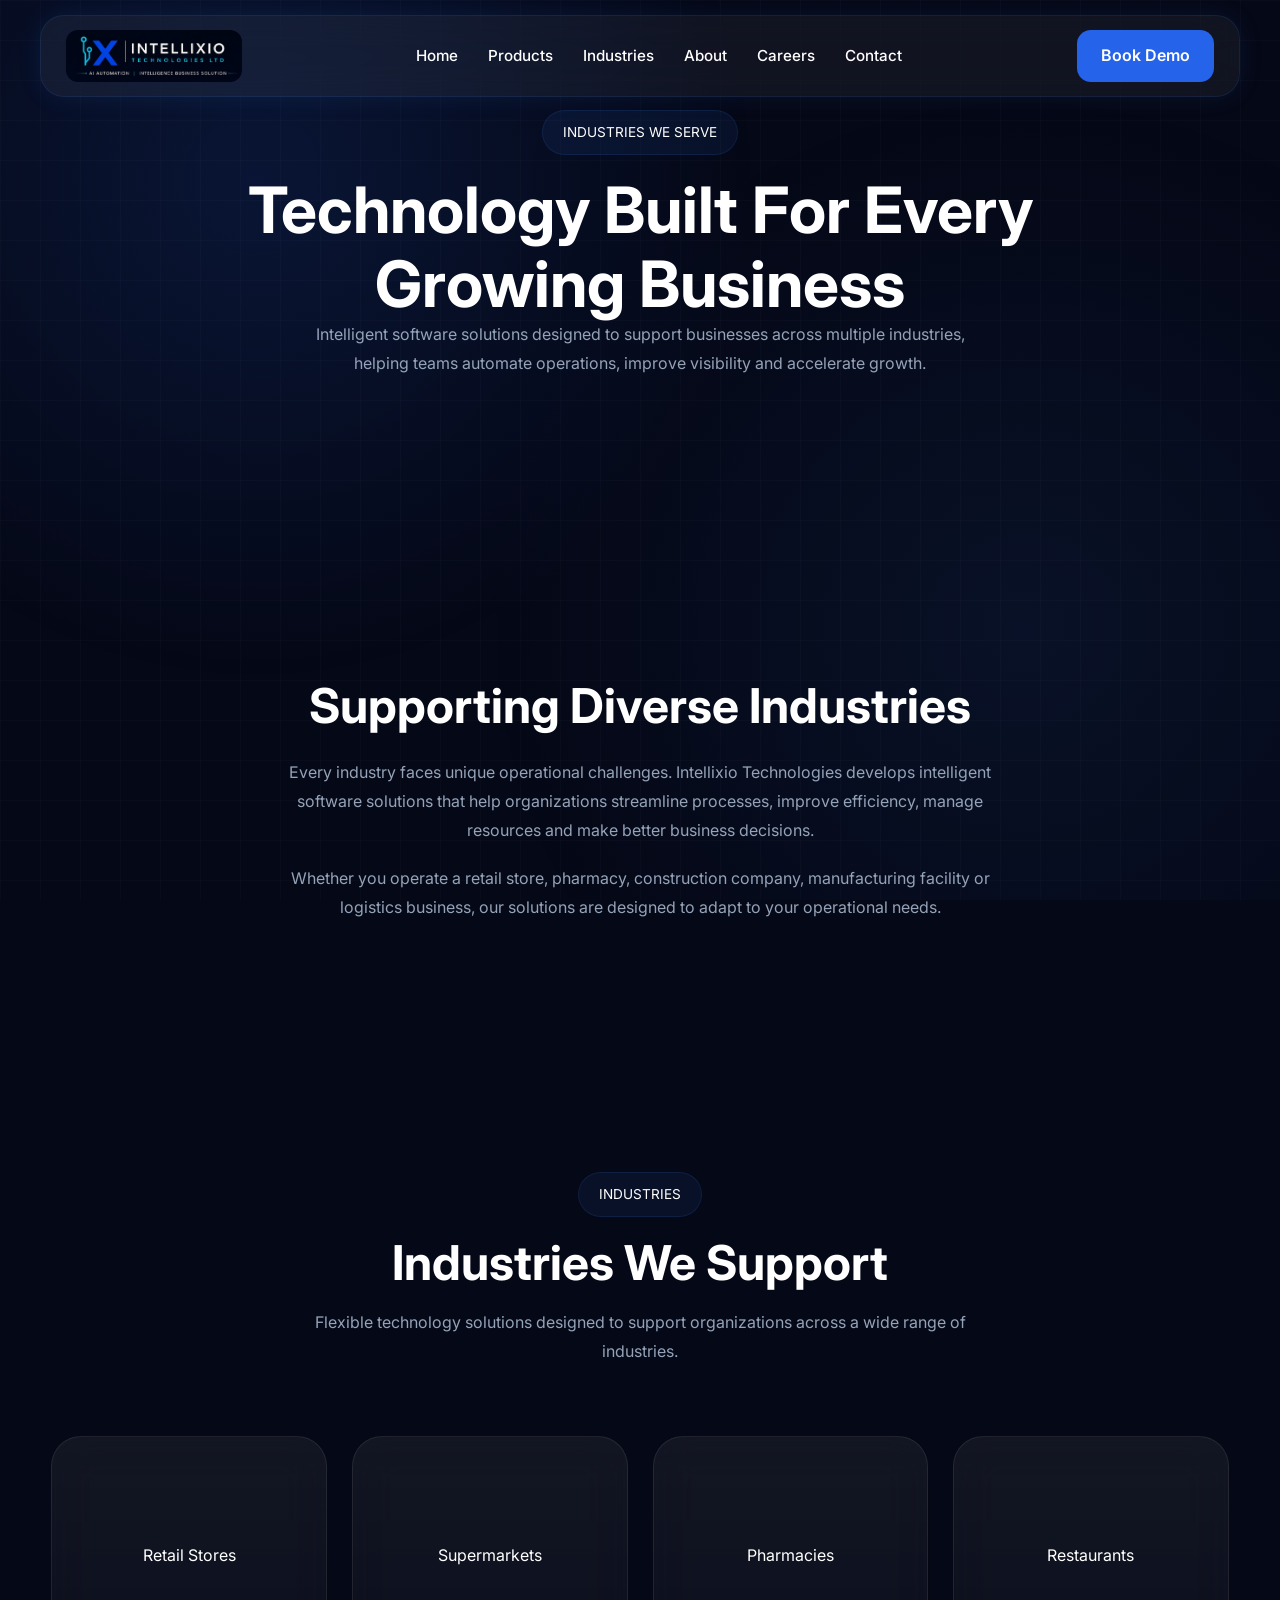
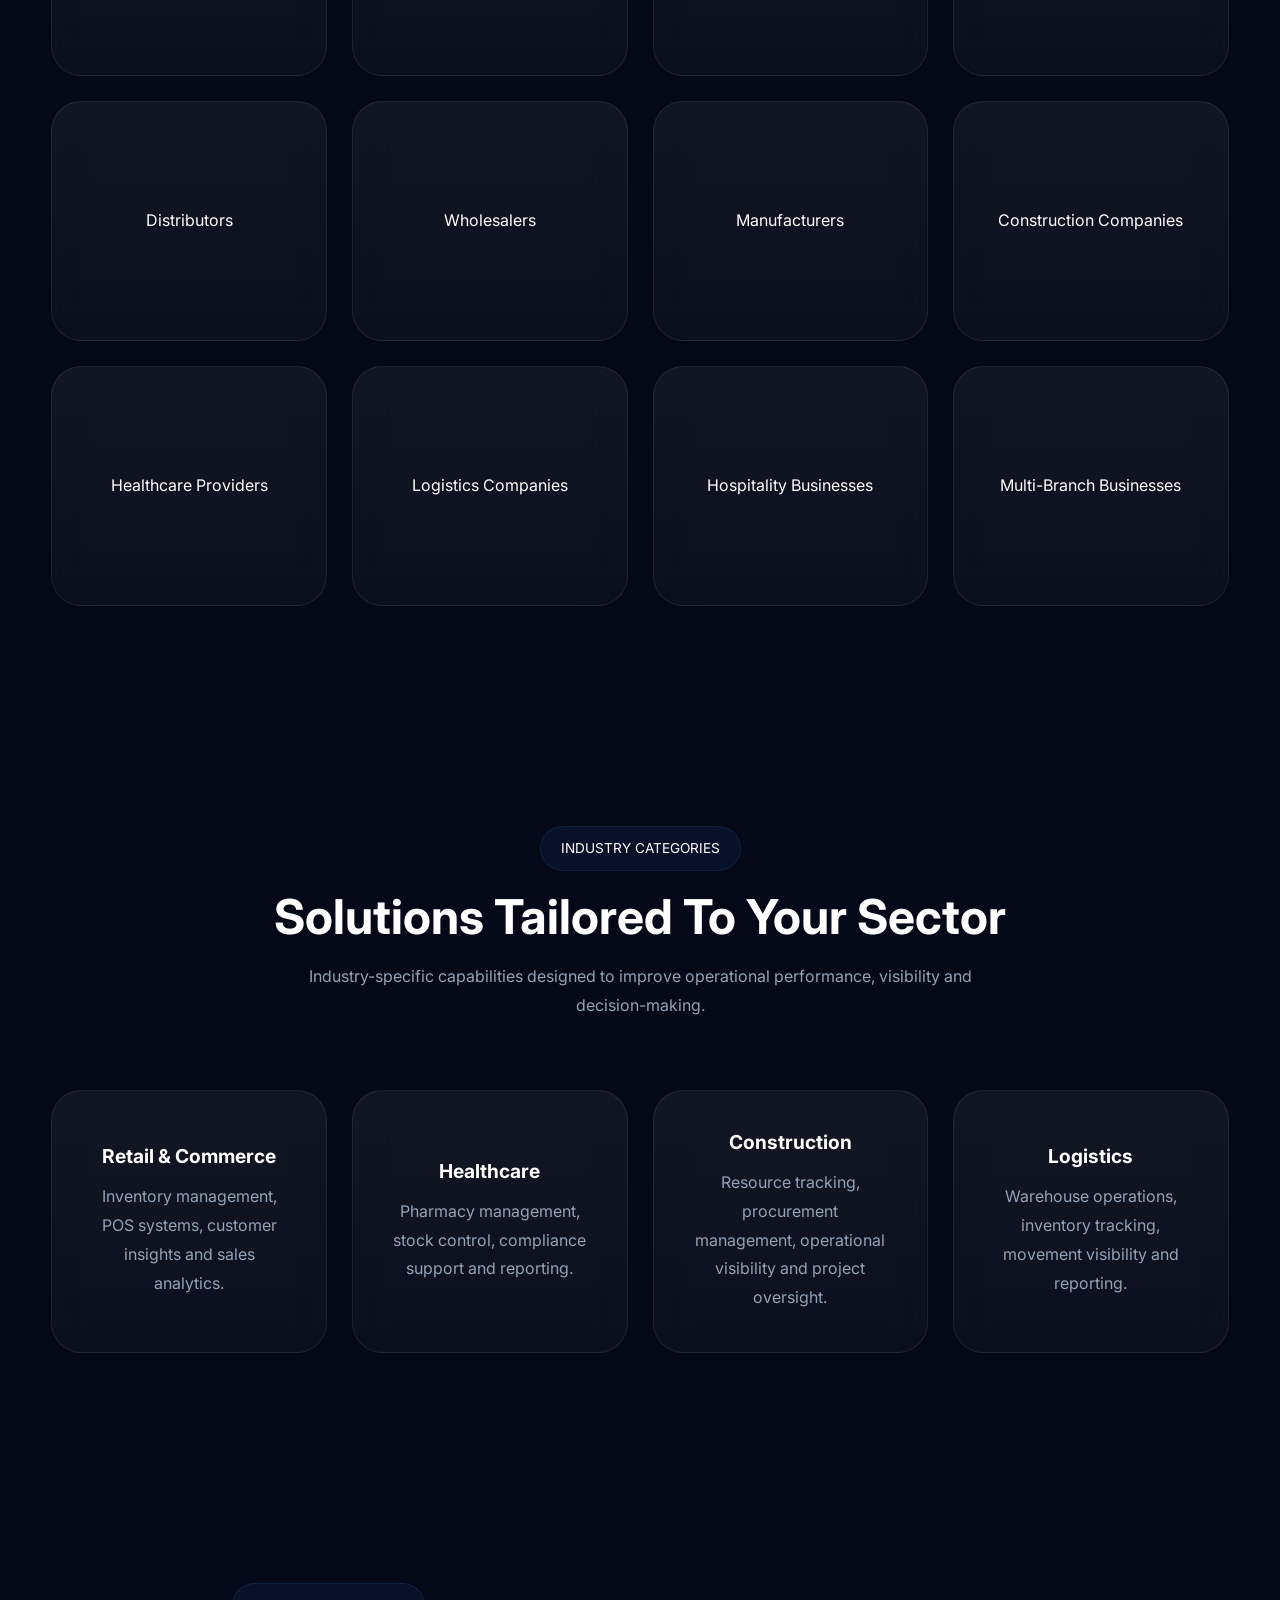
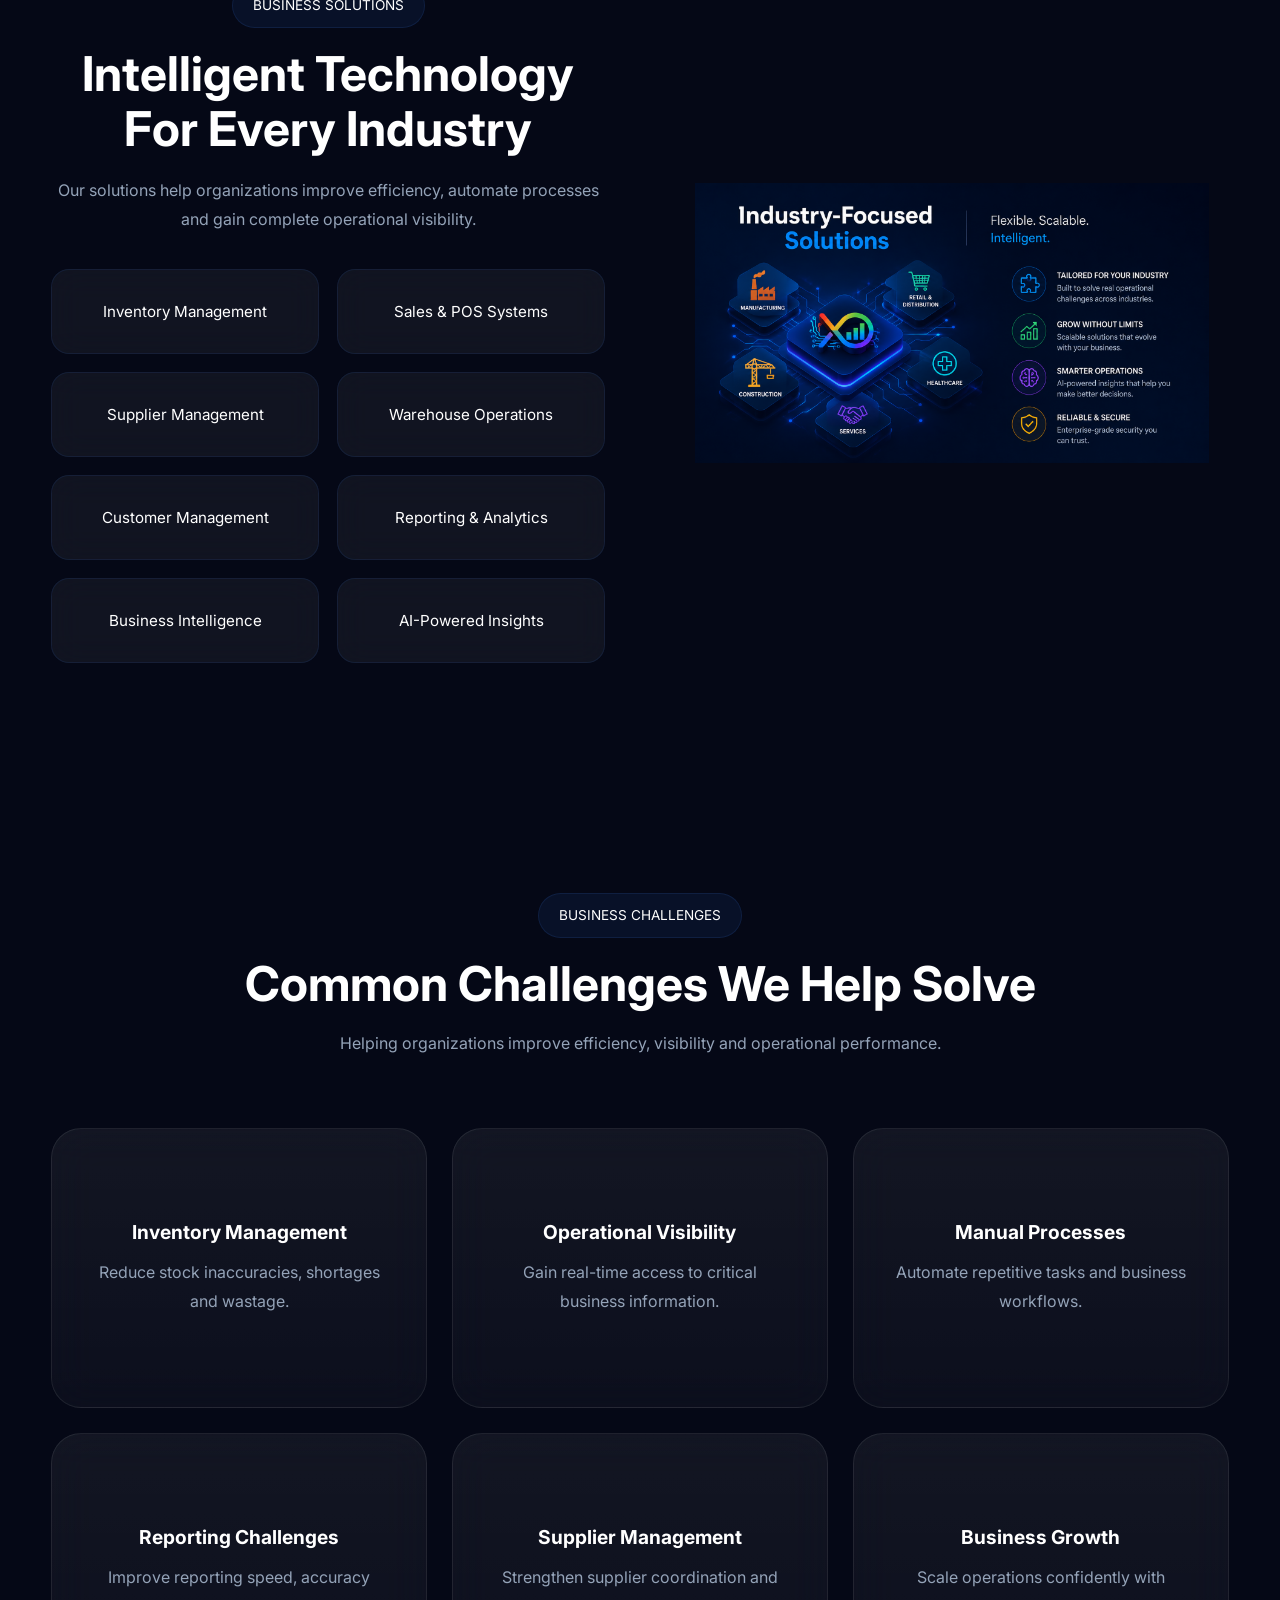
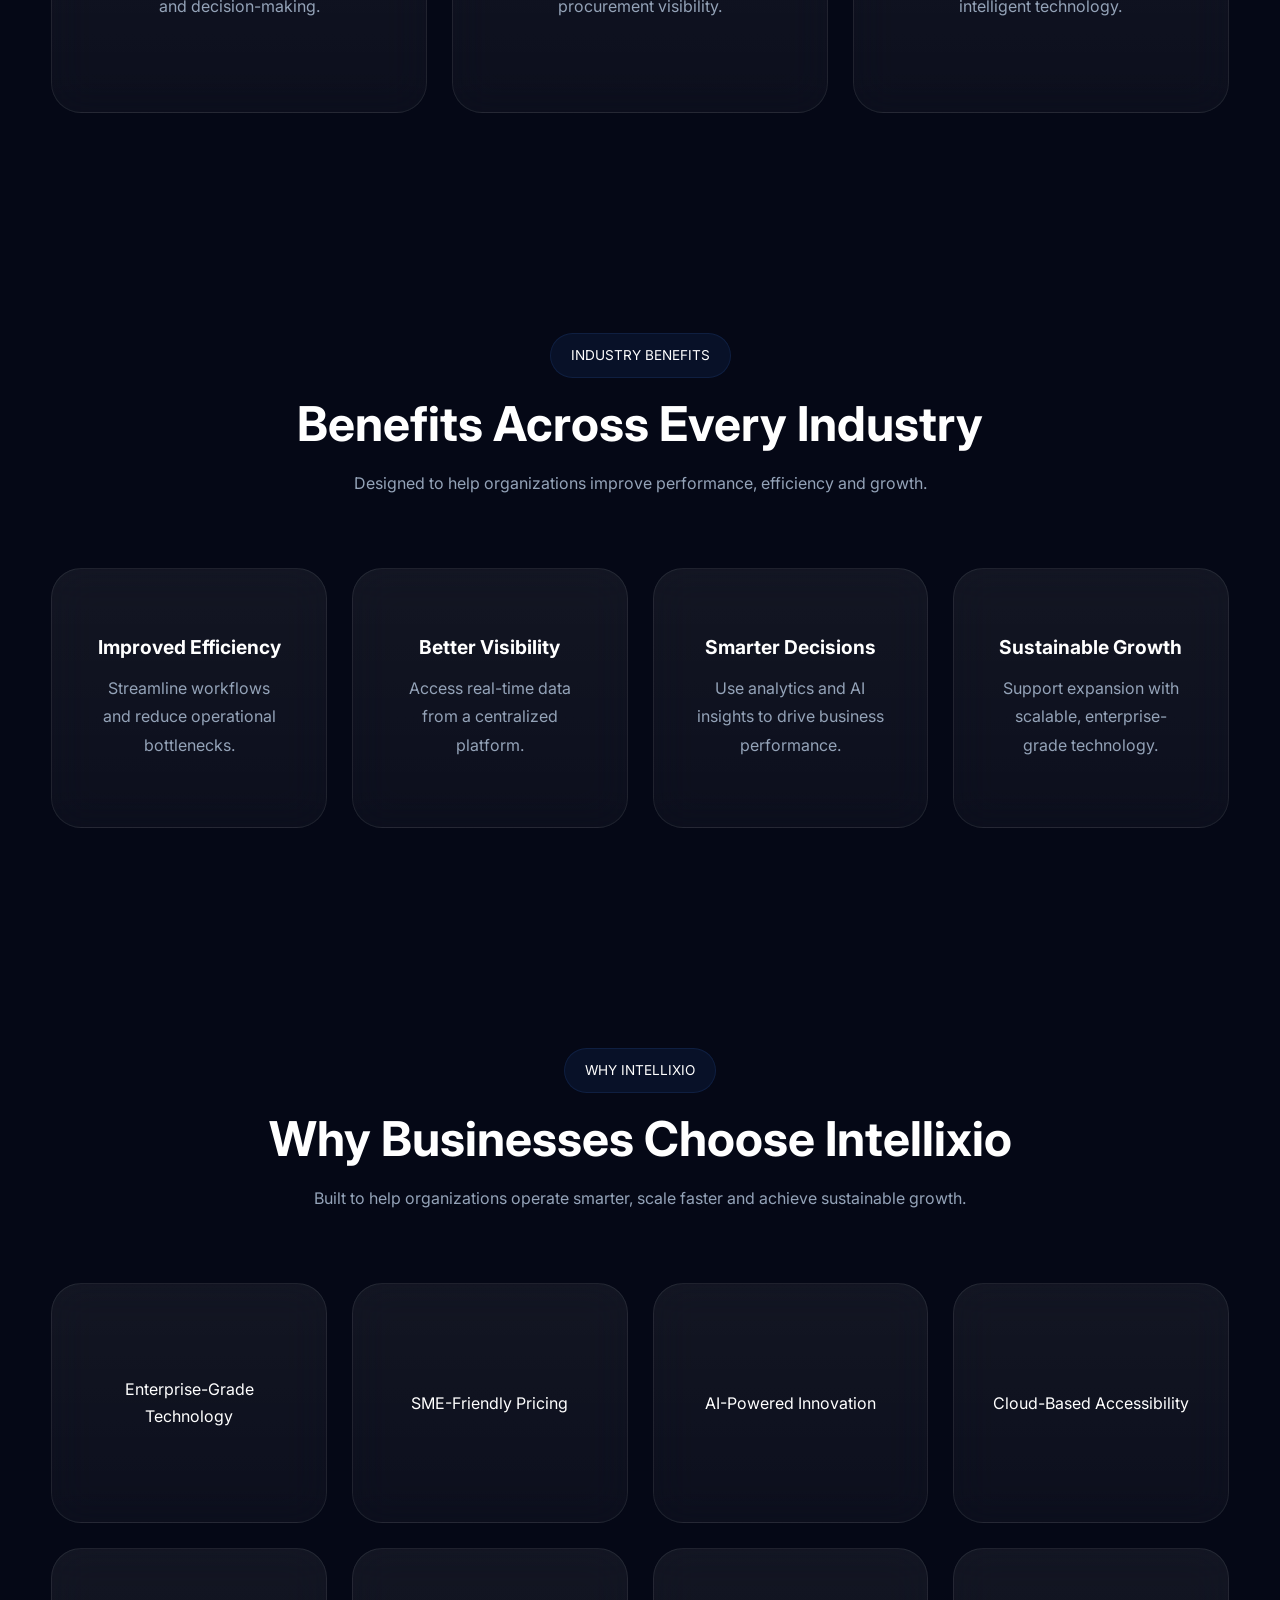
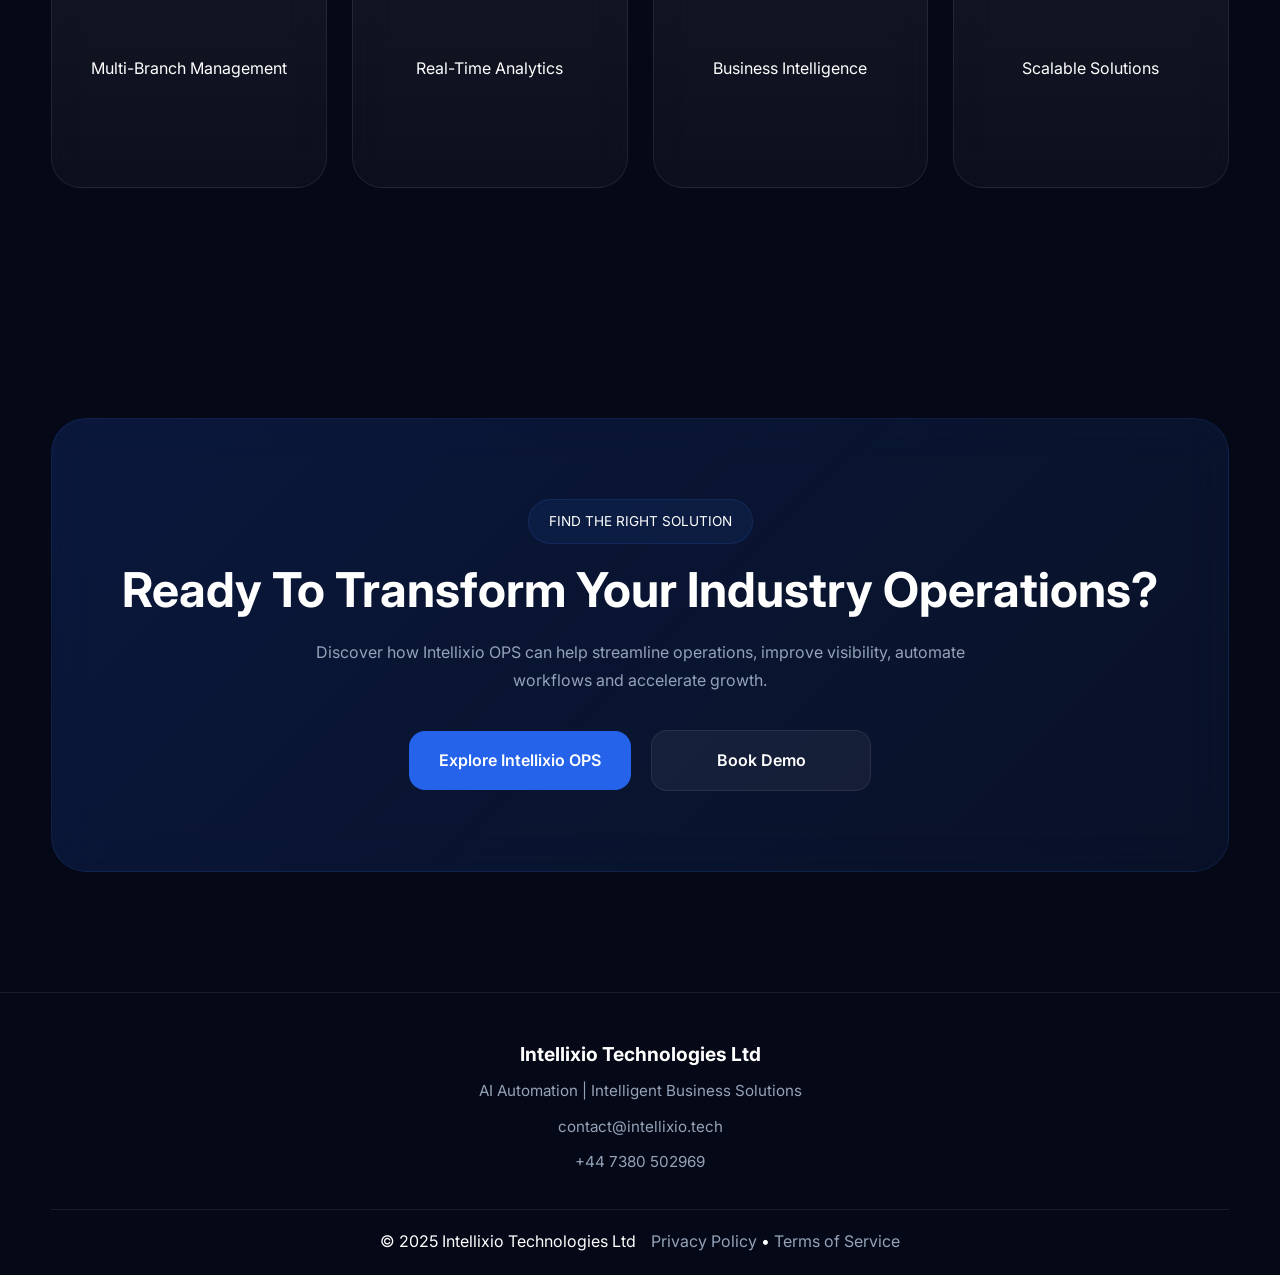
<file: industries.html>
<!DOCTYPE html>
<html lang="en">

<head>

    <meta charset="UTF-8">

    <meta name="viewport" content="width=device-width, initial-scale=1.0">

    <title>

        Industries | Intellixio Technologies Ltd

    </title>

    <meta name="description"
        content="Discover how Intellixio Technologies supports businesses across multiple industries with AI-powered software, automation and intelligent operational solutions.">

    <meta name="keywords"
        content="Industries, Retail Software, Pharmacy Software, Construction ERP, Logistics Software, AI Automation, Intellixio">

    <meta name="author" content="Intellixio Technologies Ltd">

    <!-- Open Graph -->

    <meta property="og:title" content="Industries | Intellixio Technologies Ltd">

    <meta property="og:description"
        content="Technology solutions built for retail, healthcare, construction, logistics, hospitality and more.">

    <meta property="og:image" content="https://www.intellixio.tech/assets/images/industries-cover.jpg">

    <meta property="og:url" content="https://www.intellixio.tech/industries.html">

    <meta property="og:type" content="website">

    <!-- Twitter -->

    <meta name="twitter:card" content="summary_large_image">

    <meta name="twitter:title" content="Industries | Intellixio Technologies Ltd">

    <meta name="twitter:description" content="AI-powered software solutions for growing businesses across industries.">

    <meta name="twitter:image" content="https://www.intellixio.tech/assets/images/industries-cover.jpg">

    <!-- Favicon -->

    <link rel="icon" type="image/png" href="assets/images/favicon.png">

    <!-- Fonts -->

    <link rel="preconnect" href="https://fonts.googleapis.com">

    <link rel="preconnect" href="https://fonts.gstatic.com" crossorigin>

    <link href="https://fonts.googleapis.com/css2?family=Inter:wght@300;400;500;600;700;800&display=swap"
        rel="stylesheet">

    <!-- CSS -->

    <link rel="stylesheet" href="assets/css/style.css">

    <link rel="stylesheet" href="assets/css/responsive.css">

    <!-- JS -->

    <script defer src="assets/js/main.js"></script>

</head>

<body>

    <!-- ==========================================
         NAVBAR
    ========================================== -->

    <header class="navbar">

        <div class="logo">

            <a href="index.html">

                <img src="assets/images/logo2.jpg" alt="Intellixio Technologies Ltd">

            </a>

        </div>

        <nav>

            <ul class="nav-links">

                <li><a href="index.html">Home</a></li>

                <li class="dropdown">

                    <a href="products.html">

                        Products

                    </a>

                    <ul class="dropdown-menu">

                        <li>

                            <a href="products/intellixio-ops.html">

                                <strong>

                                    Intellixio OPS

                                </strong>

                                <span>

                                    AI-Powered Operations Platform

                                </span>

                            </a>

                        </li>

                    </ul>

                </li>

                <li><a href="industries.html">Industries</a></li>

                <li><a href="about.html">About</a></li>

                <li><a href="careers.html">Careers</a></li>

                <li><a href="contact.html">Contact</a></li>

            </ul>

        </nav>

        <a href="contact.html" class="btn-demo glow">

            Book Demo

        </a>

        <button class="menu-toggle" id="menuToggle">

            ☰

        </button>

        <div class="mobile-nav" id="mobileNav">

            <ul>

                <li><a href="index.html">Home</a></li>

                <li><a href="products.html">Products</a></li>

                <li><a href="industries.html">Industries</a></li>

                <li><a href="about.html">About</a></li>

                <li><a href="careers.html">Careers</a></li>

                <li><a href="contact.html">Contact</a></li>

            </ul>

            <a href="contact.html" class="mobile-demo">

                Book Demo

            </a>

        </div>

    </header>

    <!-- ==========================================
         HERO SECTION
    ========================================== -->

    <section class="about-hero">

        <div class="container">

            <div class="section-header">

                <span class="section-tag">

                    INDUSTRIES WE SERVE

                </span>

                <h1>

                    Technology Built For Every Growing Business

                </h1>

                <p>

                    Intelligent software solutions designed
                    to support businesses across multiple industries,
                    helping teams automate operations,
                    improve visibility and accelerate growth.

                </p>

            </div>

        </div>

    </section>

    <!-- ==========================================
         INDUSTRY OVERVIEW
    ========================================== -->

    <section class="company-story">

        <div class="container">

            <div class="story-content">

                <h2>

                    Supporting Diverse Industries

                </h2>

                <p>

                    Every industry faces unique operational
                    challenges. Intellixio Technologies develops
                    intelligent software solutions that help
                    organizations streamline processes,
                    improve efficiency, manage resources
                    and make better business decisions.

                </p>

                <p>

                    Whether you operate a retail store,
                    pharmacy, construction company,
                    manufacturing facility or logistics business,
                    our solutions are designed to adapt
                    to your operational needs.

                </p>

            </div>

        </div>

    </section>

    <!-- ==========================================
         INDUSTRIES WE SUPPORT
    ========================================== -->

    <section class="industries-section">

        <div class="container">

            <div class="section-header">

                <span class="section-tag">

                    INDUSTRIES

                </span>

                <h2>

                    Industries We Support

                </h2>

                <p>

                    Flexible technology solutions designed
                    to support organizations across a wide
                    range of industries.

                </p>

            </div>

            <div class="industries-grid">

                <div class="industry-card">

                    Retail Stores

                </div>

                <div class="industry-card">

                    Supermarkets

                </div>

                <div class="industry-card">

                    Pharmacies

                </div>

                <div class="industry-card">

                    Restaurants

                </div>

                <div class="industry-card">

                    Distributors

                </div>

                <div class="industry-card">

                    Wholesalers

                </div>

                <div class="industry-card">

                    Manufacturers

                </div>

                <div class="industry-card">

                    Construction Companies

                </div>

                <div class="industry-card">

                    Healthcare Providers

                </div>

                <div class="industry-card">

                    Logistics Companies

                </div>

                <div class="industry-card">

                    Hospitality Businesses

                </div>

                <div class="industry-card">

                    Multi-Branch Businesses

                </div>

            </div>

        </div>

    </section>

    <!-- ==========================================
         INDUSTRY CATEGORIES
    ========================================== -->

    <section class="trust-section">

        <div class="container">

            <div class="section-header">

                <span class="section-tag">

                    INDUSTRY CATEGORIES

                </span>

                <h2>

                    Solutions Tailored To Your Sector

                </h2>

                <p>

                    Industry-specific capabilities designed
                    to improve operational performance,
                    visibility and decision-making.

                </p>

            </div>

            <div class="trust-grid">

                <div class="trust-card">

                    <h3>

                        Retail & Commerce

                    </h3>

                    <p>

                        Inventory management,
                        POS systems,
                        customer insights
                        and sales analytics.

                    </p>

                </div>

                <div class="trust-card">

                    <h3>

                        Healthcare

                    </h3>

                    <p>

                        Pharmacy management,
                        stock control,
                        compliance support
                        and reporting.

                    </p>

                </div>

                <div class="trust-card">

                    <h3>

                        Construction

                    </h3>

                    <p>

                        Resource tracking,
                        procurement management,
                        operational visibility
                        and project oversight.

                    </p>

                </div>

                <div class="trust-card">

                    <h3>

                        Logistics

                    </h3>

                    <p>

                        Warehouse operations,
                        inventory tracking,
                        movement visibility
                        and reporting.

                    </p>

                </div>

            </div>

        </div>

    </section>

    <!-- ==========================================
         BUSINESS SOLUTIONS
    ========================================== -->

    <section class="ops-showcase">

        <div class="container">

            <div class="showcase-content">

                <div class="showcase-left">

                    <span class="section-tag">

                        BUSINESS SOLUTIONS

                    </span>

                    <h2>

                        Intelligent Technology For Every Industry

                    </h2>

                    <p>

                        Our solutions help organizations
                        improve efficiency, automate processes
                        and gain complete operational visibility.

                    </p>

                    <ul class="feature-list">

                        <li>

                            Inventory Management

                        </li>

                        <li>

                            Sales & POS Systems

                        </li>

                        <li>

                            Supplier Management

                        </li>

                        <li>

                            Warehouse Operations

                        </li>

                        <li>

                            Customer Management

                        </li>

                        <li>

                            Reporting & Analytics

                        </li>

                        <li>

                            Business Intelligence

                        </li>

                        <li>

                            AI-Powered Insights

                        </li>

                    </ul>

                </div>


                <div class="showcase-right">

                    <div class="dashboard-preview">

                        <img src="assets/images/industry-focus.png" alt="Industry Focused Solutions"
                            class="industry-showcase-image">

                    </div>

                </div>

            </div>

        </div>

    </section>

    <!-- ==========================================
         COMMON CHALLENGES
    ========================================== -->

    <section class="problems-section">

        <div class="container">

            <div class="section-header">

                <span class="section-tag">

                    BUSINESS CHALLENGES

                </span>

                <h2>

                    Common Challenges We Help Solve

                </h2>

                <p>

                    Helping organizations improve efficiency,
                    visibility and operational performance.

                </p>

            </div>

            <div class="problems-grid">

                <div class="problem-card">

                    <h3>

                        Inventory Management

                    </h3>

                    <p>

                        Reduce stock inaccuracies,
                        shortages and wastage.

                    </p>

                </div>

                <div class="problem-card">

                    <h3>

                        Operational Visibility

                    </h3>

                    <p>

                        Gain real-time access to
                        critical business information.

                    </p>

                </div>

                <div class="problem-card">

                    <h3>

                        Manual Processes

                    </h3>

                    <p>

                        Automate repetitive tasks
                        and business workflows.

                    </p>

                </div>

                <div class="problem-card">

                    <h3>

                        Reporting Challenges

                    </h3>

                    <p>

                        Improve reporting speed,
                        accuracy and decision-making.

                    </p>

                </div>

                <div class="problem-card">

                    <h3>

                        Supplier Management

                    </h3>

                    <p>

                        Strengthen supplier coordination
                        and procurement visibility.

                    </p>

                </div>

                <div class="problem-card">

                    <h3>

                        Business Growth

                    </h3>

                    <p>

                        Scale operations confidently
                        with intelligent technology.

                    </p>

                </div>

            </div>

        </div>

    </section>

    <!-- ==========================================
         INDUSTRY BENEFITS
    ========================================== -->

    <section class="trust-section">

        <div class="container">

            <div class="section-header">

                <span class="section-tag">

                    INDUSTRY BENEFITS

                </span>

                <h2>

                    Benefits Across Every Industry

                </h2>

                <p>

                    Designed to help organizations improve
                    performance, efficiency and growth.

                </p>

            </div>

            <div class="trust-grid">

                <div class="trust-card">

                    <h3>

                        Improved Efficiency

                    </h3>

                    <p>

                        Streamline workflows and
                        reduce operational bottlenecks.

                    </p>

                </div>

                <div class="trust-card">

                    <h3>

                        Better Visibility

                    </h3>

                    <p>

                        Access real-time data from
                        a centralized platform.

                    </p>

                </div>

                <div class="trust-card">

                    <h3>

                        Smarter Decisions

                    </h3>

                    <p>

                        Use analytics and AI insights
                        to drive business performance.

                    </p>

                </div>

                <div class="trust-card">

                    <h3>

                        Sustainable Growth

                    </h3>

                    <p>

                        Support expansion with scalable,
                        enterprise-grade technology.

                    </p>

                </div>

            </div>

        </div>

    </section>

    <!-- ==========================================
         WHY BUSINESSES CHOOSE INTELLIXIO
    ========================================== -->

    <section class="industries-section">

        <div class="container">

            <div class="section-header">

                <span class="section-tag">

                    WHY INTELLIXIO

                </span>

                <h2>

                    Why Businesses Choose Intellixio

                </h2>

                <p>

                    Built to help organizations operate smarter,
                    scale faster and achieve sustainable growth.

                </p>

            </div>

            <div class="industries-grid">

                <div class="industry-card">

                    Enterprise-Grade Technology

                </div>

                <div class="industry-card">

                    SME-Friendly Pricing

                </div>

                <div class="industry-card">

                    AI-Powered Innovation

                </div>

                <div class="industry-card">

                    Cloud-Based Accessibility

                </div>

                <div class="industry-card">

                    Multi-Branch Management

                </div>

                <div class="industry-card">

                    Real-Time Analytics

                </div>

                <div class="industry-card">

                    Business Intelligence

                </div>

                <div class="industry-card">

                    Scalable Solutions

                </div>

            </div>

        </div>

    </section>

    <!-- ==========================================
         FINAL CTA
    ========================================== -->

    <section class="about-cta">

        <div class="container">

            <div class="cta-box">

                <span class="section-tag">

                    FIND THE RIGHT SOLUTION

                </span>

                <h2>

                    Ready To Transform Your Industry Operations?

                </h2>

                <p>

                    Discover how Intellixio OPS can help
                    streamline operations, improve visibility,
                    automate workflows and accelerate growth.

                </p>

                <div class="hero-buttons">

                    <a href="products/intellixio-ops.html" class="btn-primary glow">

                        Explore Intellixio OPS

                    </a>

                    <a href="contact.html" class="btn-secondary">

                        Book Demo

                    </a>

                </div>

            </div>

        </div>

    </section>

    <!-- ==========================================
         FOOTER
    ========================================== -->

    <footer class="footer">

        <div class="container">

            <div class="footer-grid">

                <div class="footer-column">

                    <h3>

                        Intellixio Technologies Ltd

                    </h3>

                    <p>

                        AI Automation |
                        Intelligent Business Solutions

                    </p>

                    <p>

                        contact@intellixio.tech

                    </p>

                    <p>

                        +44 7380 502969

                    </p>

                </div>

            </div>

            <div class="footer-bottom">

                <div>

                    © 2025 Intellixio Technologies Ltd

                </div>

                <div>

                    <a href="privacy-policy.html">

                        Privacy Policy

                    </a>

                    •

                    <a href="terms-of-service.html">

                        Terms of Service

                    </a>

                </div>

            </div>

        </div>

    </footer>
</body>

</html>
</file>
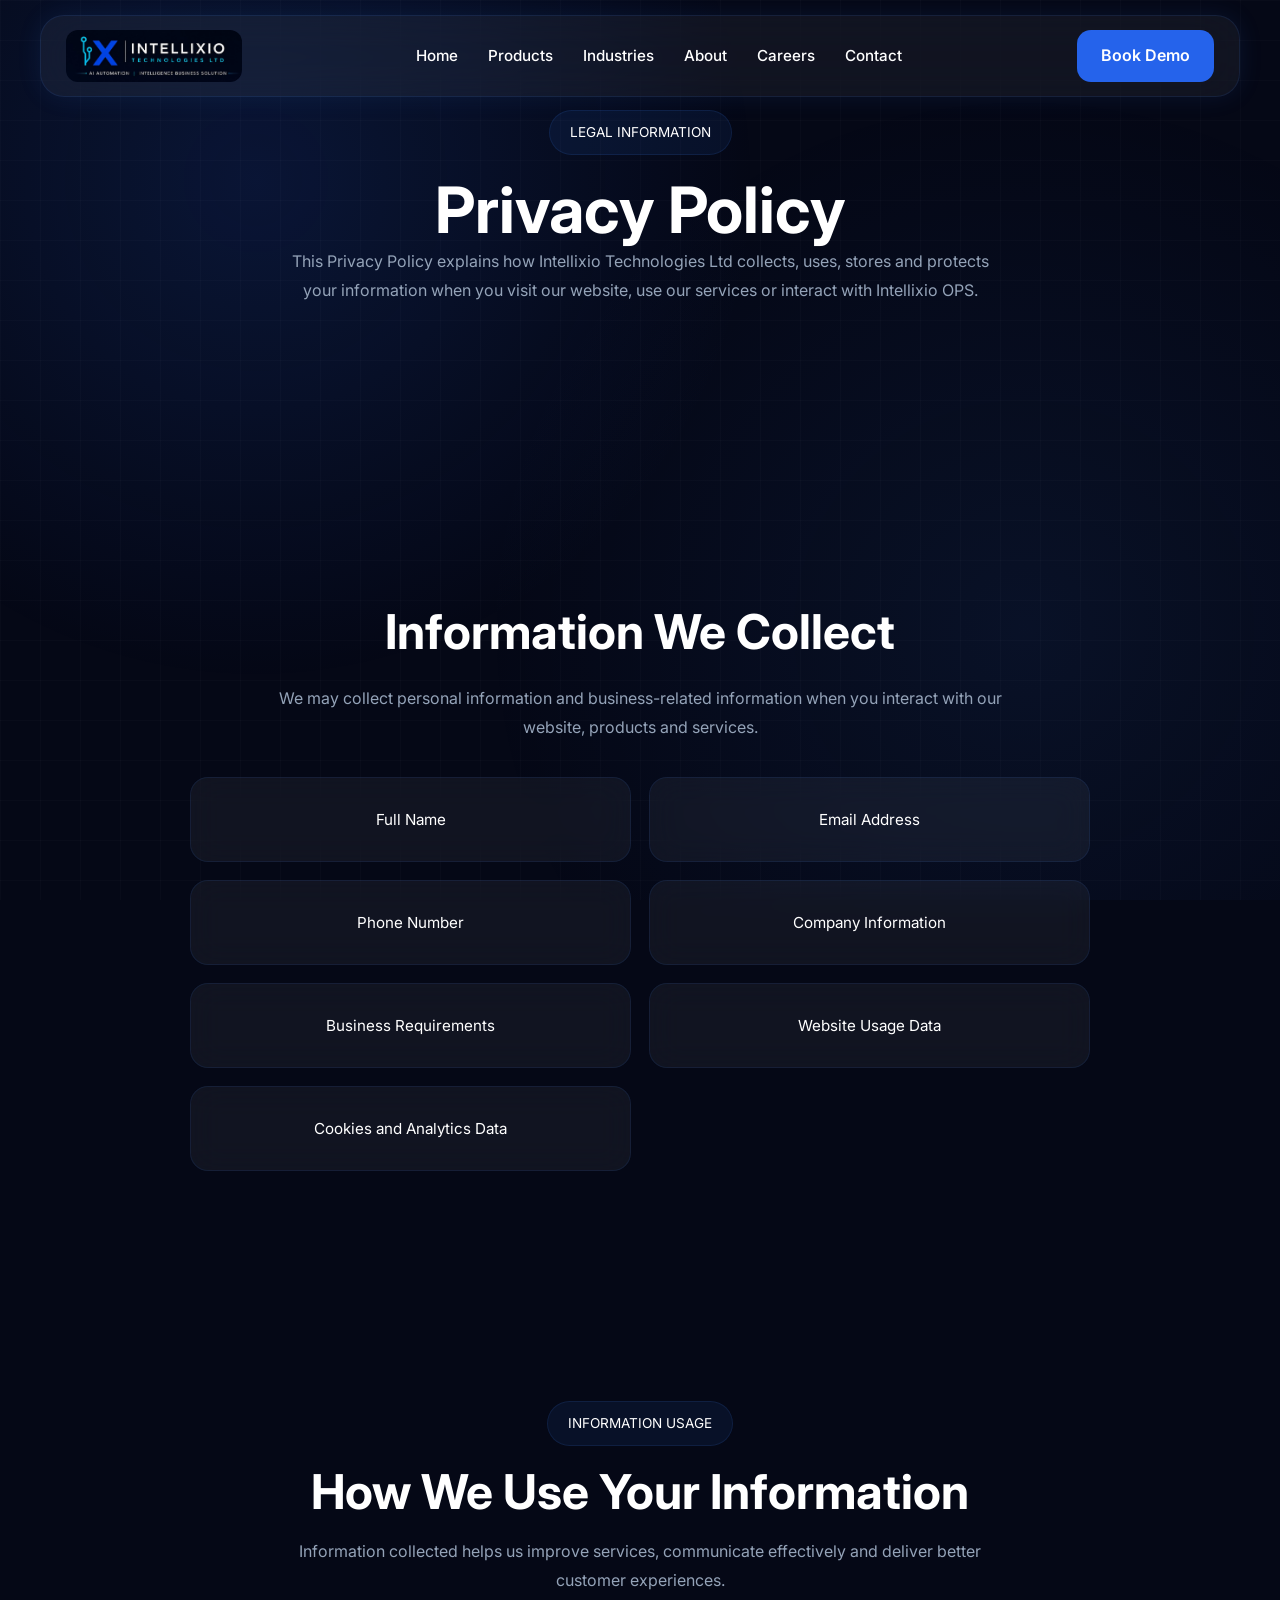
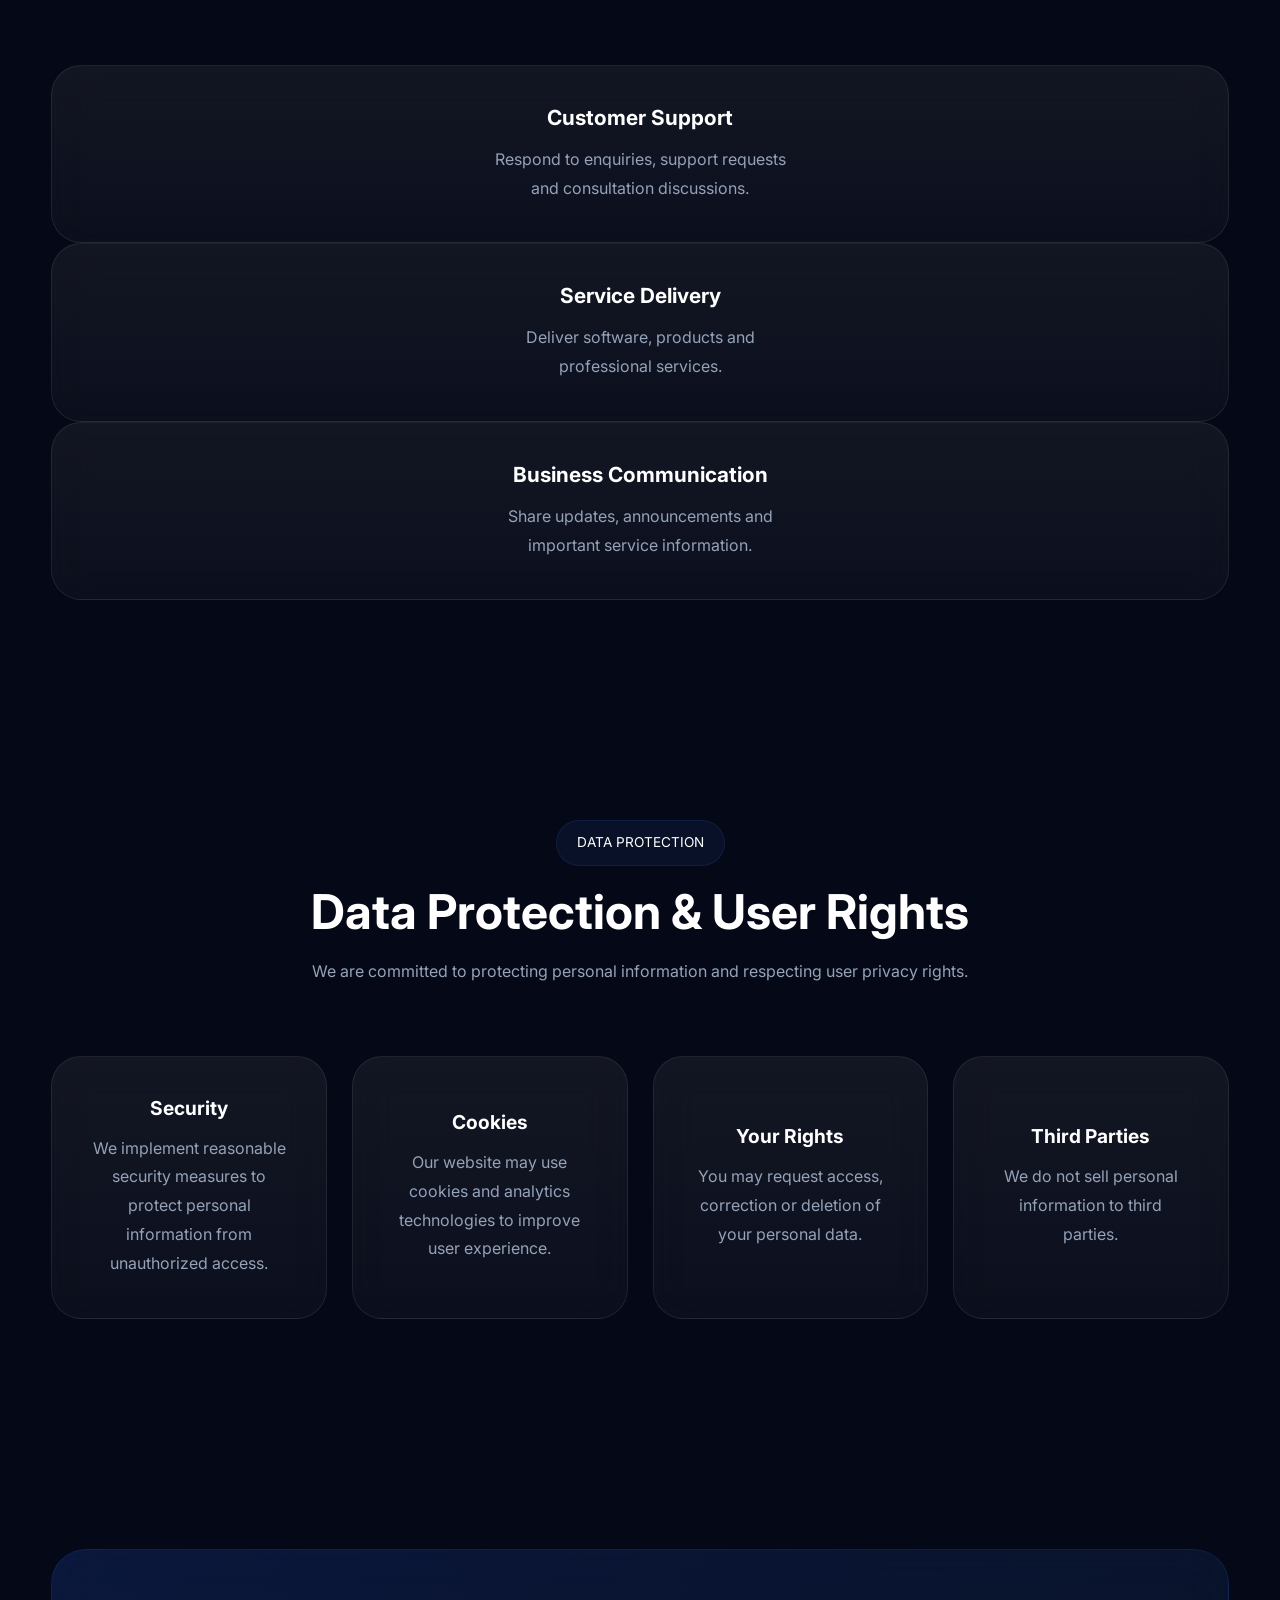
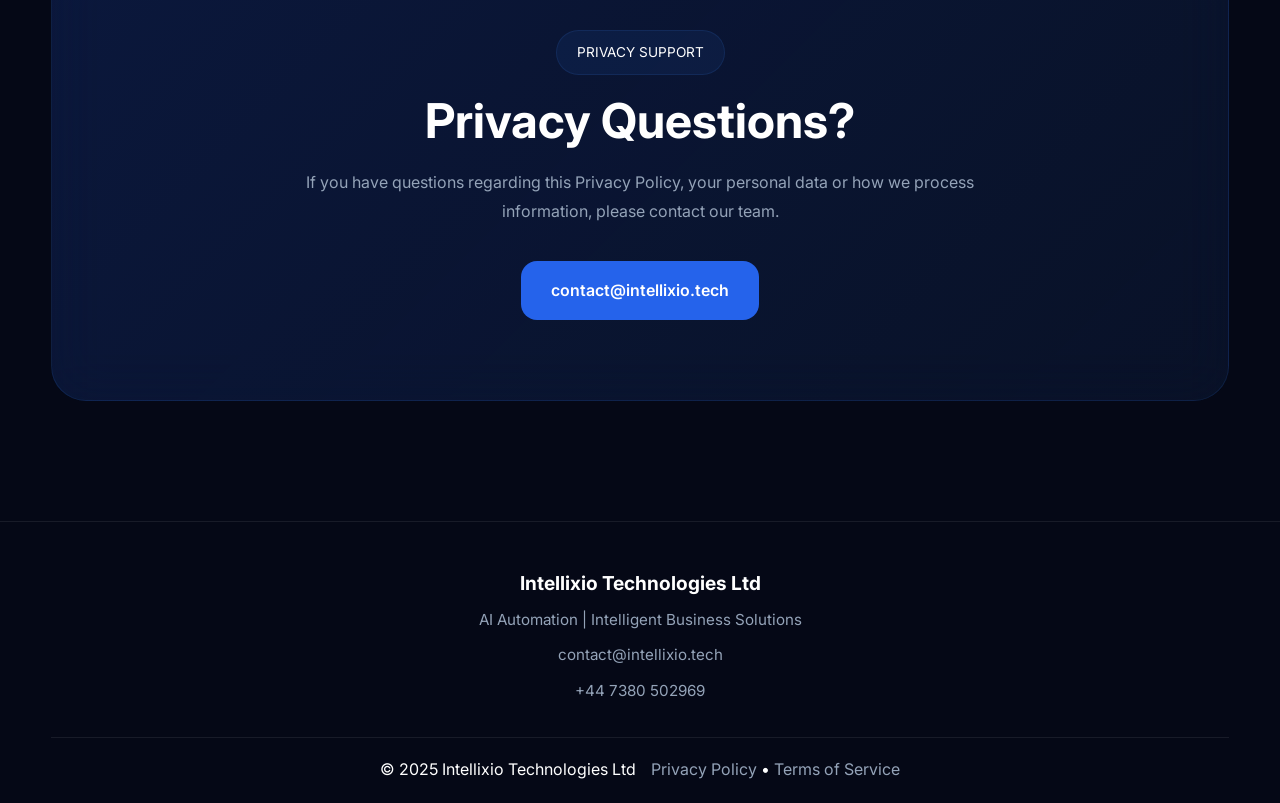
<file: privacy-policy.html>
<!DOCTYPE html>
<html lang="en">

<head>

    <meta charset="UTF-8">

    <meta name="viewport" content="width=device-width, initial-scale=1.0">

    <title>

        Privacy Policy | Intellixio Technologies Ltd

    </title>

    <meta name="description" content="Privacy Policy for Intellixio Technologies Ltd and Intellixio OPS.">

    <!-- Fonts -->

    <link rel="preconnect" href="https://fonts.googleapis.com">

    <link rel="preconnect" href="https://fonts.gstatic.com" crossorigin>

    <link href="https://fonts.googleapis.com/css2?family=Inter:wght@300;400;500;600;700;800&display=swap"
        rel="stylesheet">

    <!-- CSS -->

    <link rel="stylesheet" href="assets/css/style.css">

    <link rel="stylesheet" href="assets/css/responsive.css">

    <!-- JS -->

    <script defer src="assets/js/main.js"></script>

</head>

<body>

    <!-- ==========================================
         NAVBAR
    ========================================== -->

    <header class="navbar">

        <div class="logo">

            <a href="index.html">

                <img src="assets/images/logo2.jpg" alt="Intellixio Technologies Ltd">

            </a>

        </div>

        <nav>

            <ul class="nav-links">

                <li><a href="index.html">Home</a></li>

                <li class="dropdown">

                    <a href="products.html">

                        Products

                    </a>

                    <ul class="dropdown-menu">

                        <li>

                            <a href="products/intellixio-ops.html">

                                <strong>

                                    Intellixio OPS

                                </strong>

                                <span>

                                    AI-Powered Operations Platform

                                </span>

                            </a>

                        </li>

                    </ul>

                </li>

                <li><a href="industries.html">Industries</a></li>

                <li><a href="about.html">About</a></li>

                <li><a href="careers.html">Careers</a></li>

                <li><a href="contact.html">Contact</a></li>

            </ul>

        </nav>

        <a href="contact.html" class="btn-demo glow">

            Book Demo

        </a>

        <button class="menu-toggle" id="menuToggle">

            ☰

        </button>

        <div class="mobile-nav" id="mobileNav">

            <ul>

                <li><a href="index.html">Home</a></li>

                <li><a href="products.html">Products</a></li>

                <li><a href="industries.html">Industries</a></li>

                <li><a href="about.html">About</a></li>

                <li><a href="careers.html">Careers</a></li>

                <li><a href="contact.html">Contact</a></li>

            </ul>

            <a href="contact.html" class="mobile-demo">

                Book Demo

            </a>

        </div>

    </header>

    <!-- ==========================================
         HERO SECTION
    ========================================== -->

    <section class="about-hero">

        <div class="container">

            <div class="section-header">

                <span class="section-tag">

                    LEGAL INFORMATION

                </span>

                <h1>

                    Privacy Policy

                </h1>

                <p>

                    This Privacy Policy explains how
                    Intellixio Technologies Ltd collects,
                    uses, stores and protects your information
                    when you visit our website, use our services
                    or interact with Intellixio OPS.

                </p>

            </div>

        </div>

    </section>

    <!-- ==========================================
         INFORMATION WE COLLECT
    ========================================== -->

    <section class="company-story">

        <div class="container">

            <div class="story-content">

                <h2>

                    Information We Collect

                </h2>

                <p>

                    We may collect personal information
                    and business-related information
                    when you interact with our website,
                    products and services.

                </p>

                <ul class="feature-list">

                    <li>

                        Full Name

                    </li>

                    <li>

                        Email Address

                    </li>

                    <li>

                        Phone Number

                    </li>

                    <li>

                        Company Information

                    </li>

                    <li>

                        Business Requirements

                    </li>

                    <li>

                        Website Usage Data

                    </li>

                    <li>

                        Cookies and Analytics Data

                    </li>

                </ul>

            </div>

        </div>

    </section>

    <!-- ==========================================
         HOW WE USE YOUR INFORMATION
    ========================================== -->

    <section class="mvp-section">

        <div class="container">

            <div class="section-header">

                <span class="section-tag">

                    INFORMATION USAGE

                </span>

                <h2>

                    How We Use Your Information

                </h2>

                <p>

                    Information collected helps us
                    improve services, communicate effectively
                    and deliver better customer experiences.

                </p>

            </div>

            <div class="mvp-grid">

                <div class="glass-card">

                    <h3>

                        Customer Support

                    </h3>

                    <p>

                        Respond to enquiries,
                        support requests and
                        consultation discussions.

                    </p>

                </div>

                <div class="glass-card">

                    <h3>

                        Service Delivery

                    </h3>

                    <p>

                        Deliver software,
                        products and professional services.

                    </p>

                </div>

                <div class="glass-card">

                    <h3>

                        Business Communication

                    </h3>

                    <p>

                        Share updates,
                        announcements and
                        important service information.

                    </p>

                </div>

            </div>

        </div>

    </section>

    <!-- ==========================================
         DATA PROTECTION & USER RIGHTS
    ========================================== -->

    <section class="trust-section">

        <div class="container">

            <div class="section-header">

                <span class="section-tag">

                    DATA PROTECTION

                </span>

                <h2>

                    Data Protection & User Rights

                </h2>

                <p>

                    We are committed to protecting
                    personal information and respecting
                    user privacy rights.

                </p>

            </div>

            <div class="trust-grid">

                <div class="trust-card">

                    <h3>

                        Security

                    </h3>

                    <p>

                        We implement reasonable
                        security measures to protect
                        personal information from
                        unauthorized access.

                    </p>

                </div>

                <div class="trust-card">

                    <h3>

                        Cookies

                    </h3>

                    <p>

                        Our website may use cookies
                        and analytics technologies
                        to improve user experience.

                    </p>

                </div>

                <div class="trust-card">

                    <h3>

                        Your Rights

                    </h3>

                    <p>

                        You may request access,
                        correction or deletion
                        of your personal data.

                    </p>

                </div>

                <div class="trust-card">

                    <h3>

                        Third Parties

                    </h3>

                    <p>

                        We do not sell personal
                        information to third parties.

                    </p>

                </div>

            </div>

        </div>

    </section>

    <!-- ==========================================
         PRIVACY QUESTIONS CTA
    ========================================== -->

    <section class="about-cta">

        <div class="container">

            <div class="cta-box">

                <span class="section-tag">

                    PRIVACY SUPPORT

                </span>

                <h2>

                    Privacy Questions?

                </h2>

                <p>

                    If you have questions regarding this
                    Privacy Policy, your personal data
                    or how we process information,
                    please contact our team.

                </p>

                <div class="hero-buttons">

                    <a href="mailto:contact@intellixio.tech" class="btn-primary glow">

                        contact@intellixio.tech

                    </a>

                </div>

            </div>

        </div>

    </section>

    <!-- ==========================================
         FOOTER
    ========================================== -->

    <footer class="footer">

        <div class="container">

            <div class="footer-grid">

                <div class="footer-column">

                    <h3>

                        Intellixio Technologies Ltd

                    </h3>

                    <p>

                        AI Automation |
                        Intelligent Business Solutions

                    </p>

                    <p>

                        contact@intellixio.tech

                    </p>

                    <p>

                        +44 7380 502969

                    </p>

                </div>

            </div>

            <div class="footer-bottom">

                <div>

                    © 2025 Intellixio Technologies Ltd

                </div>

                <div>

                    <a href="privacy-policy.html">

                        Privacy Policy

                    </a>

                    •

                    <a href="terms-of-service.html">

                        Terms of Service

                    </a>

                </div>

            </div>

        </div>

    </footer>
</body>

</html>
</file>
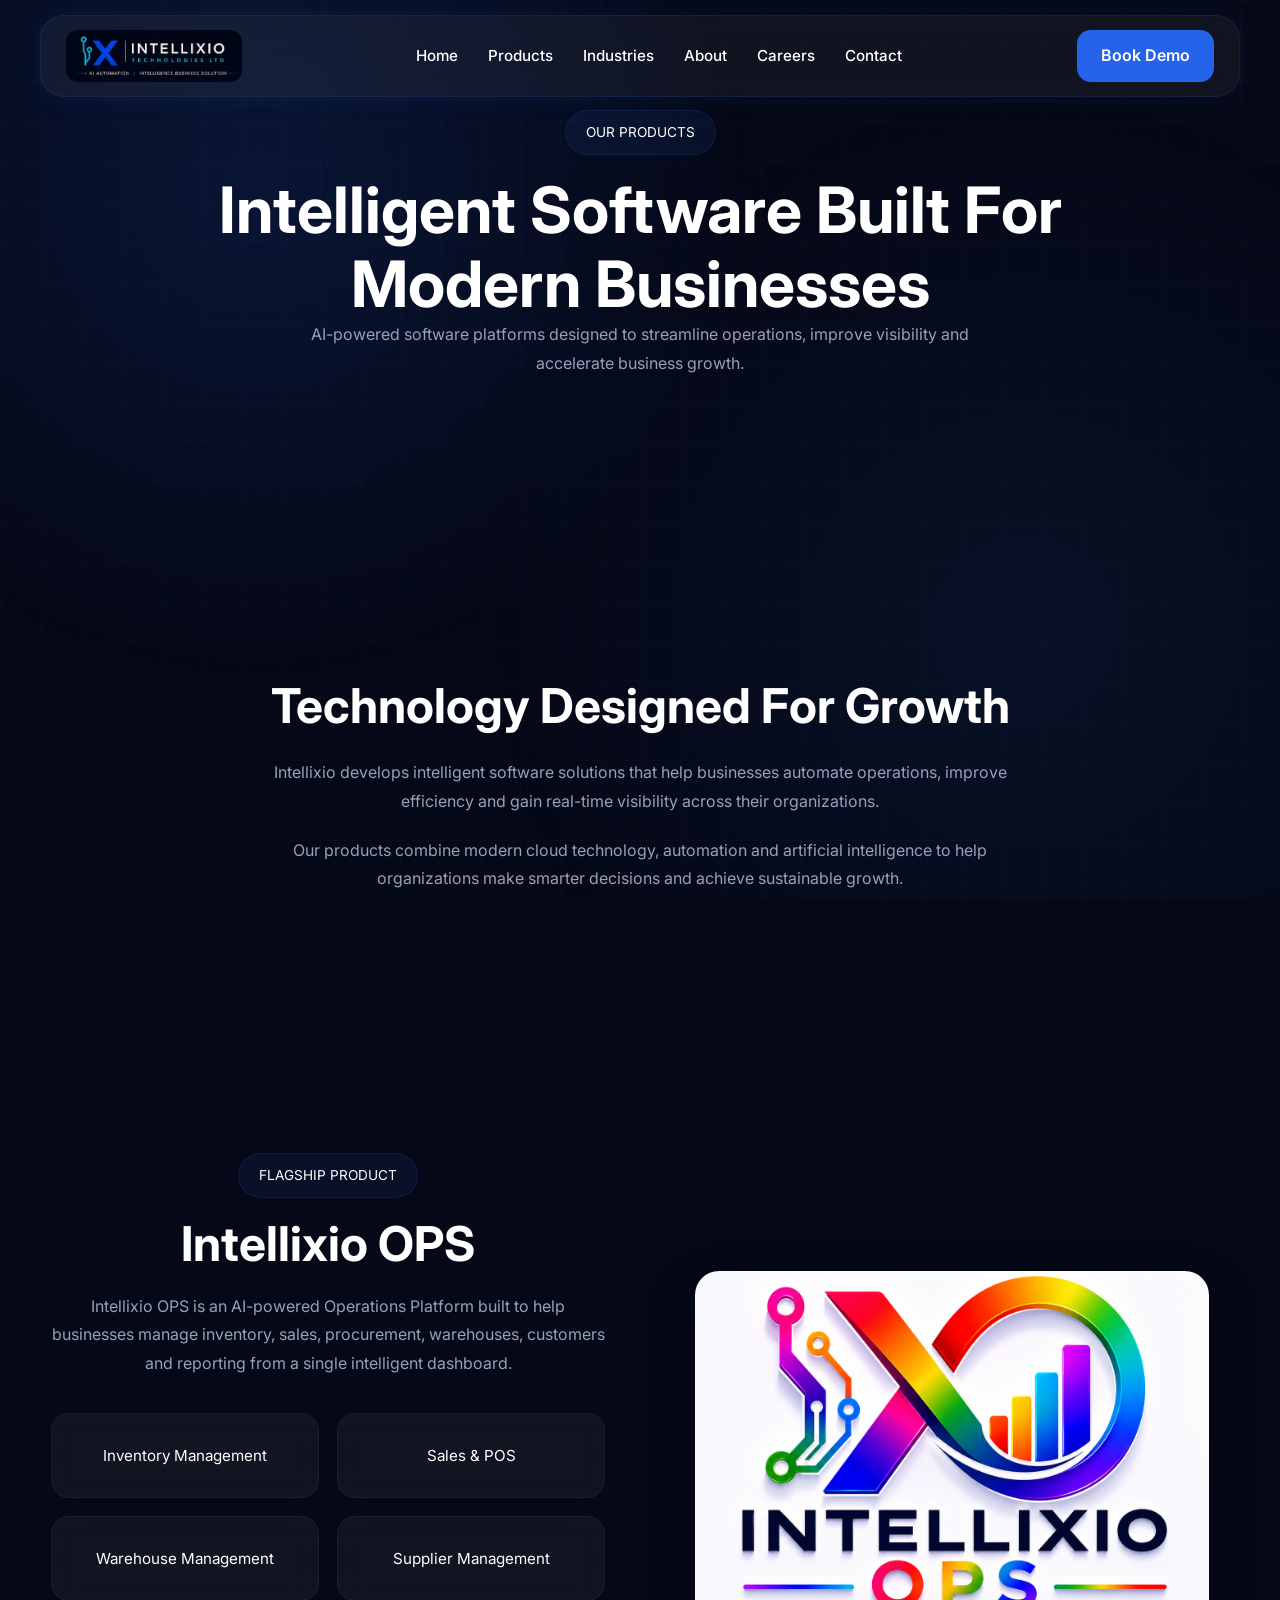
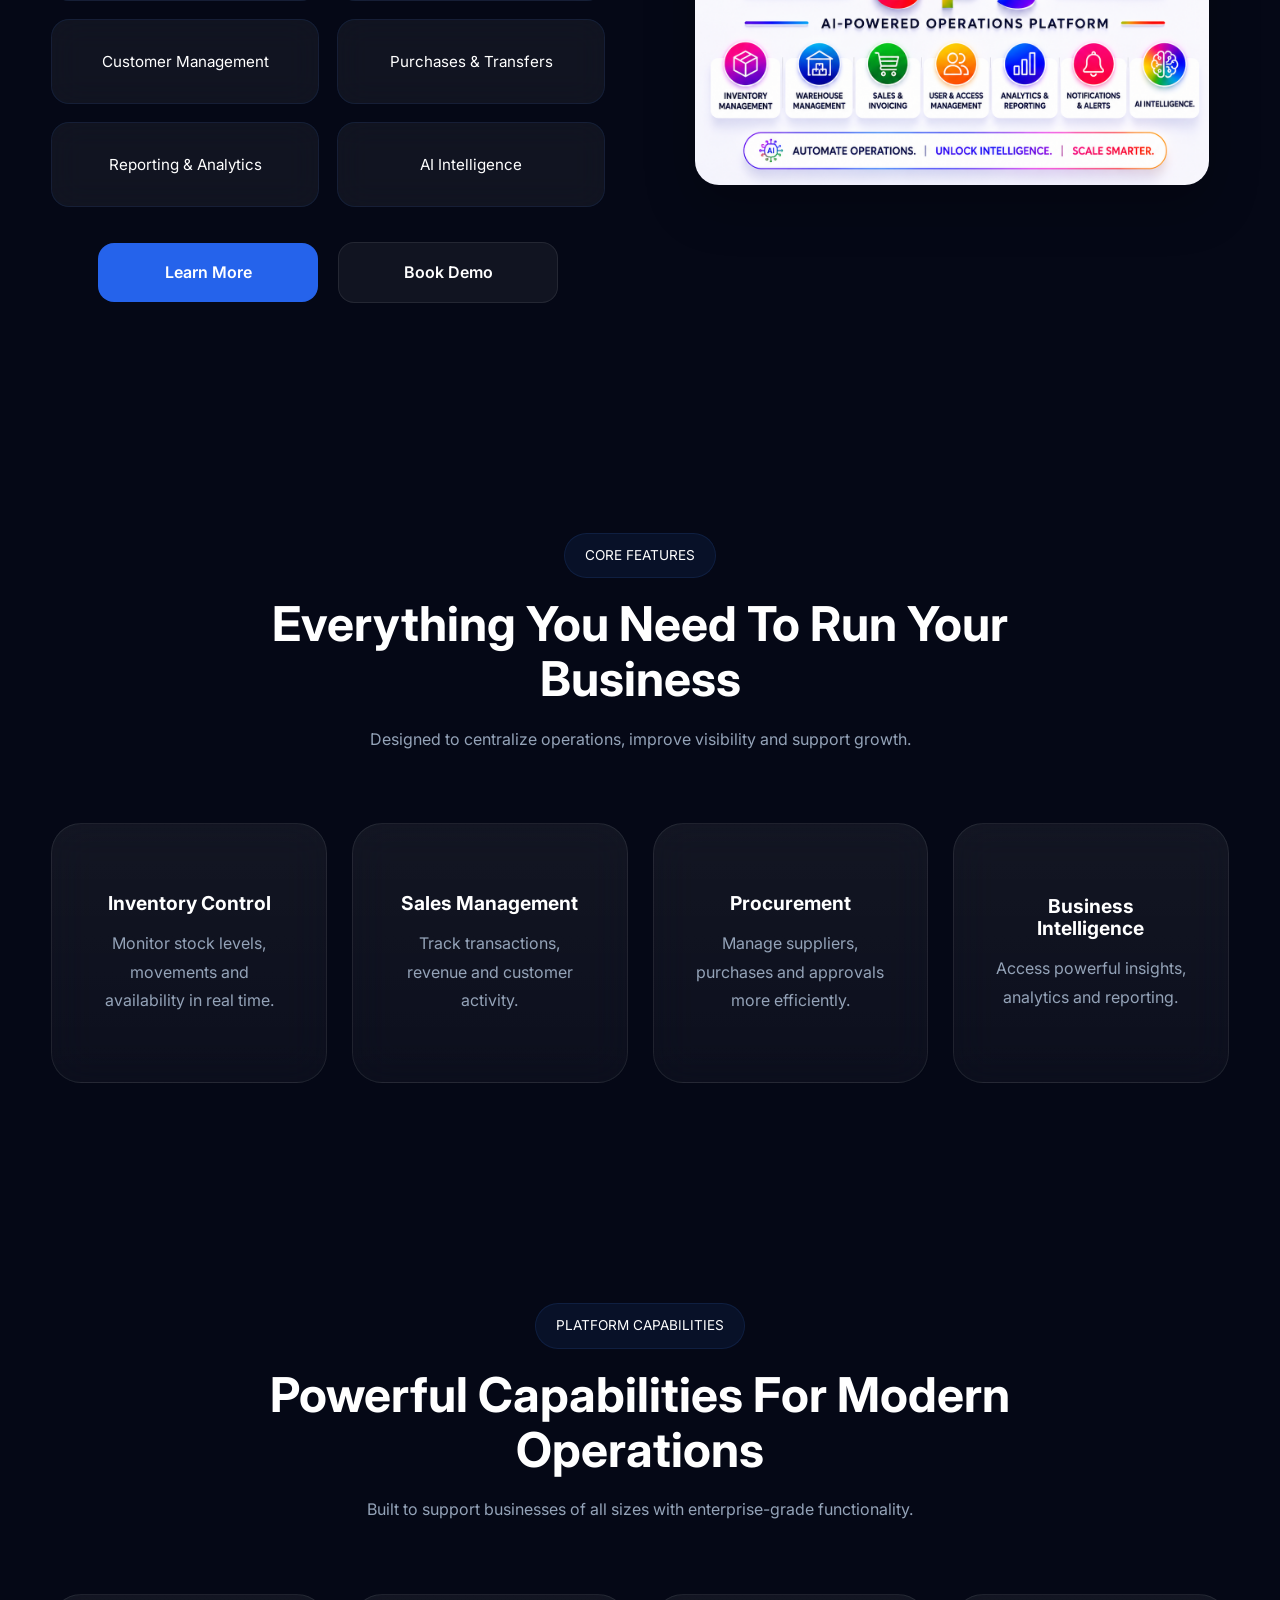
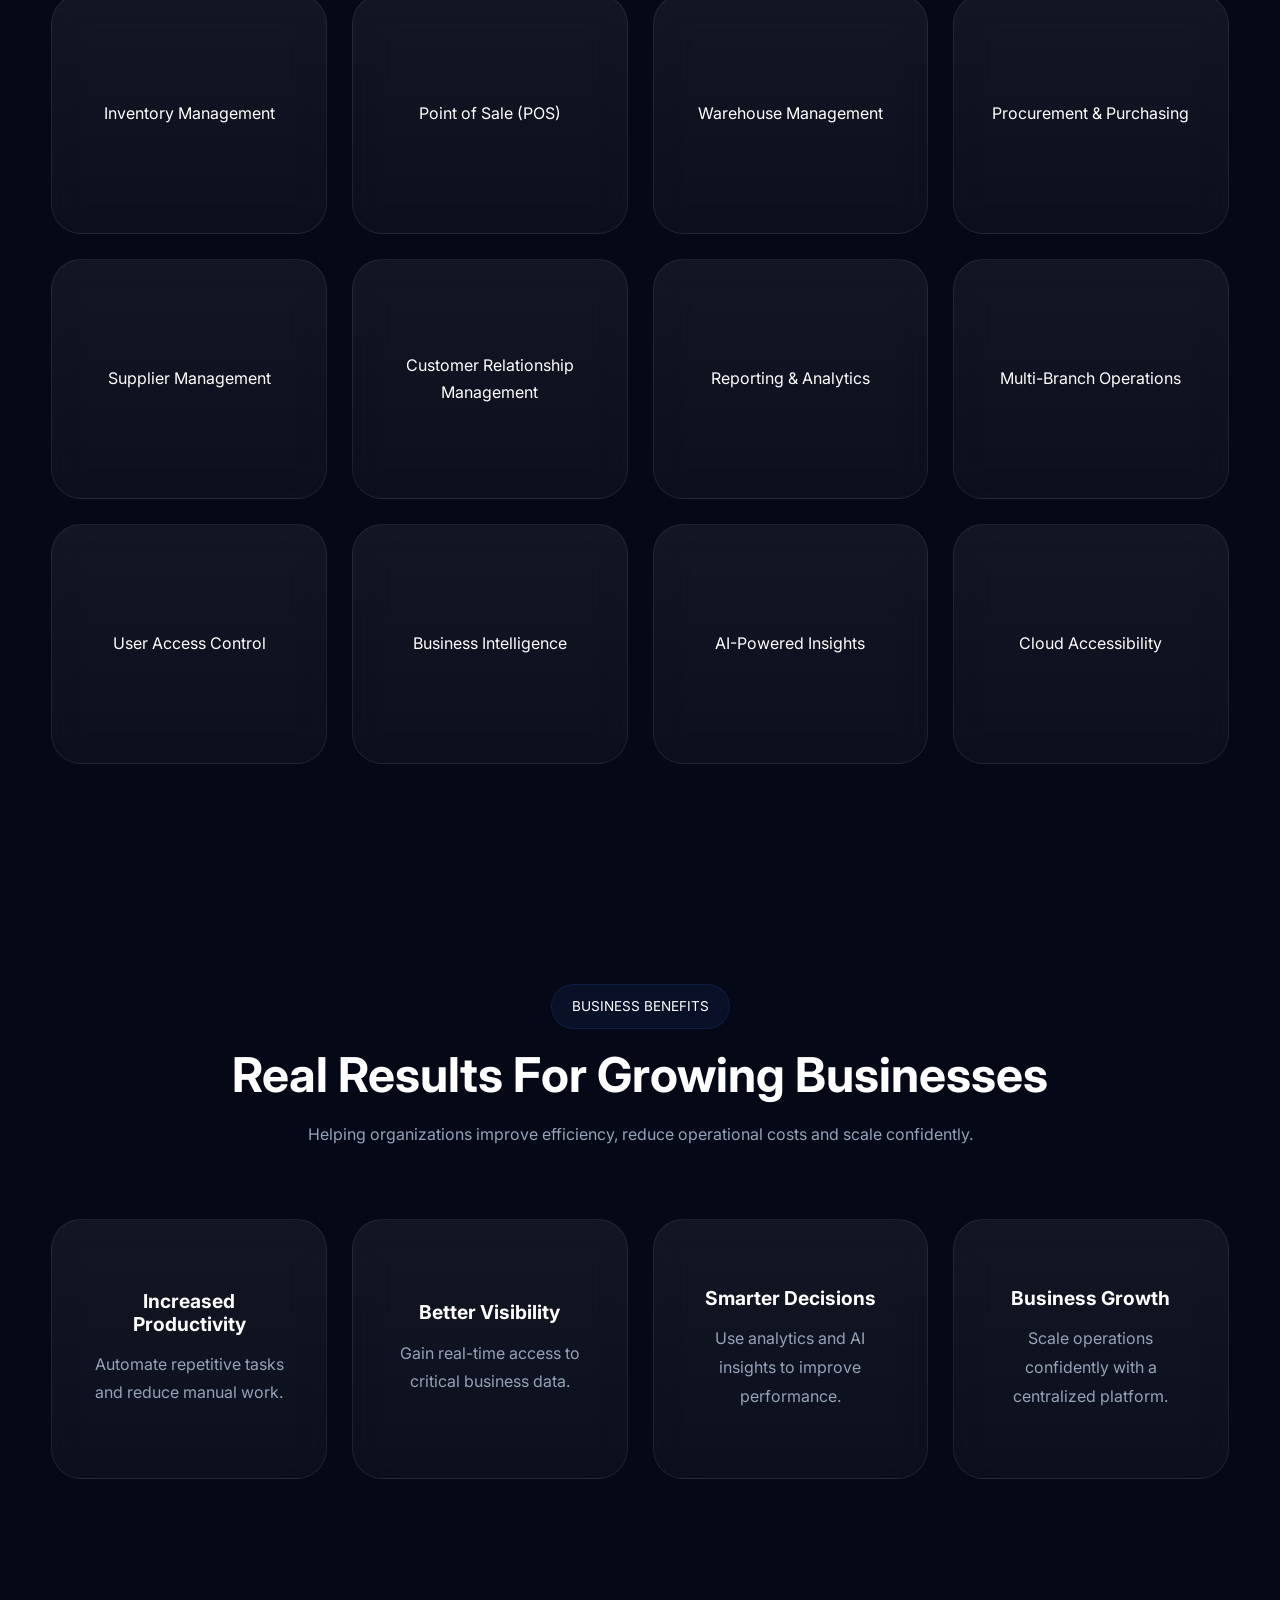
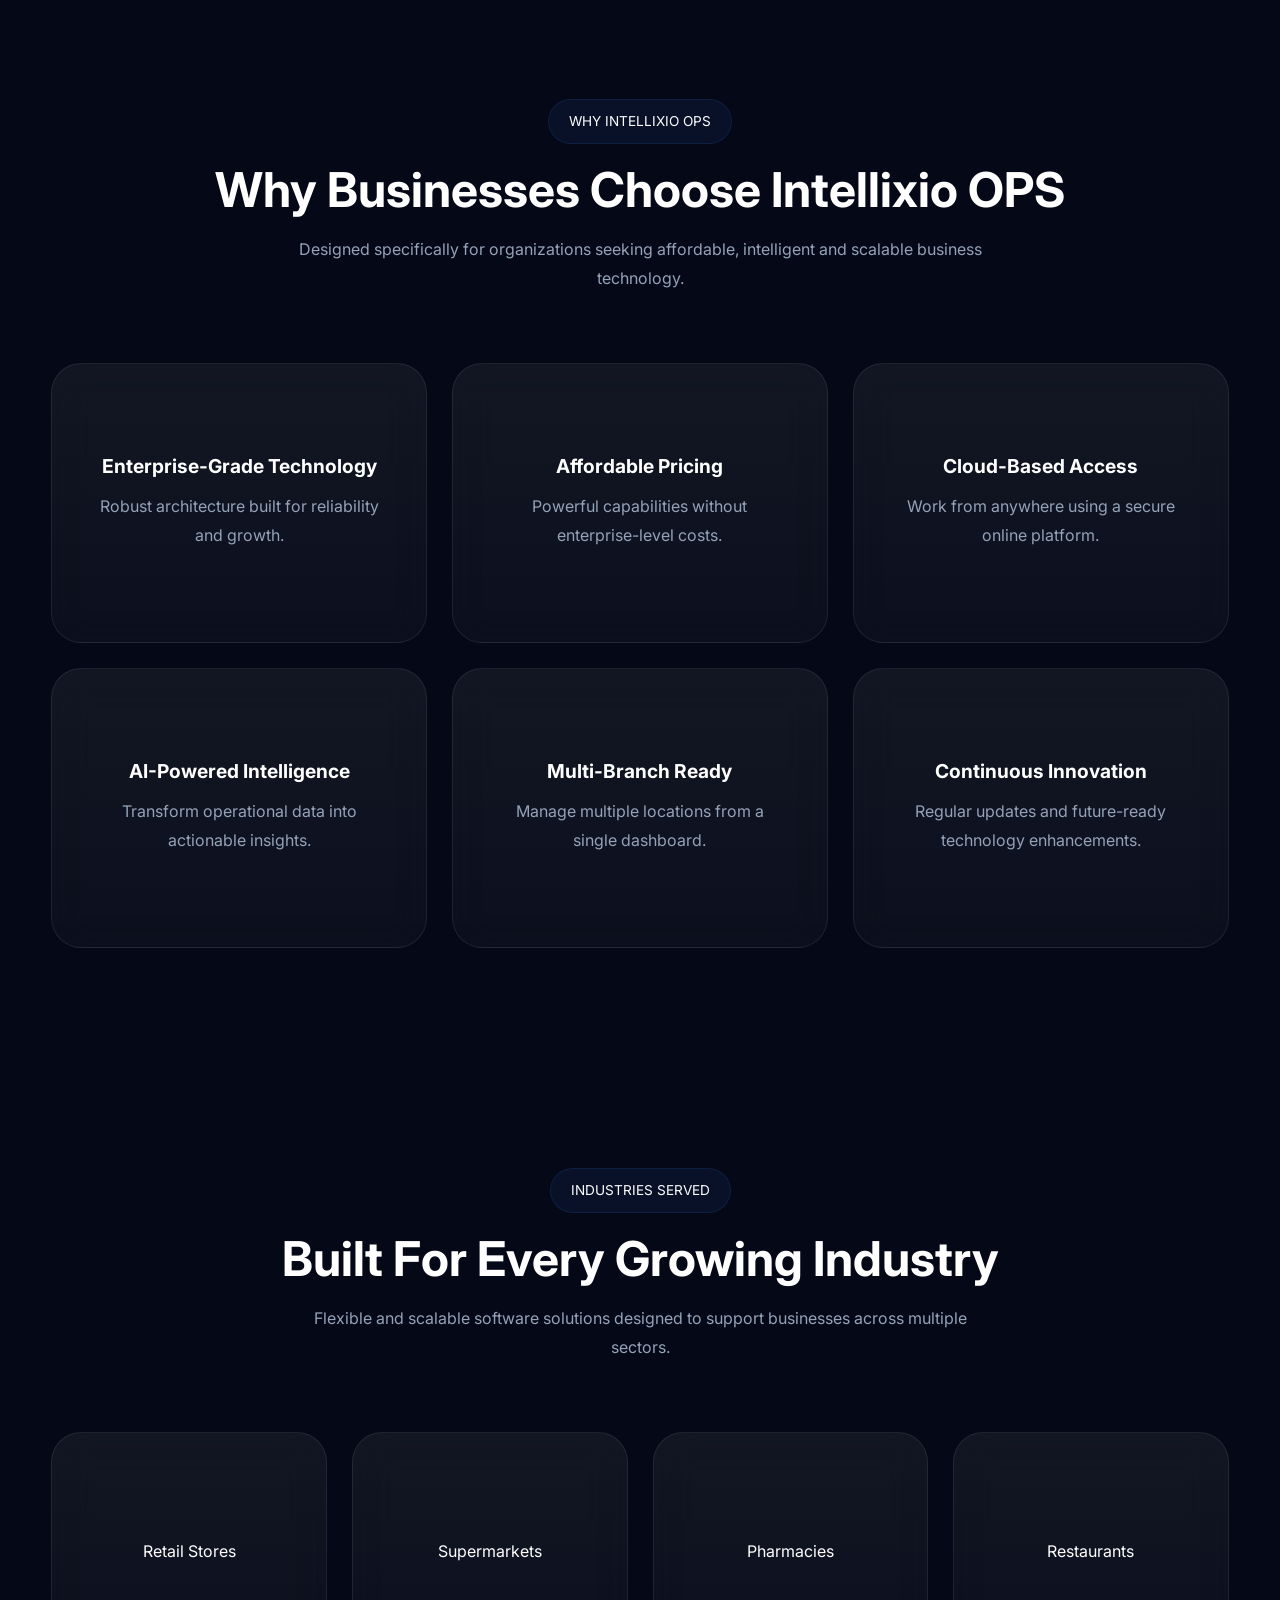
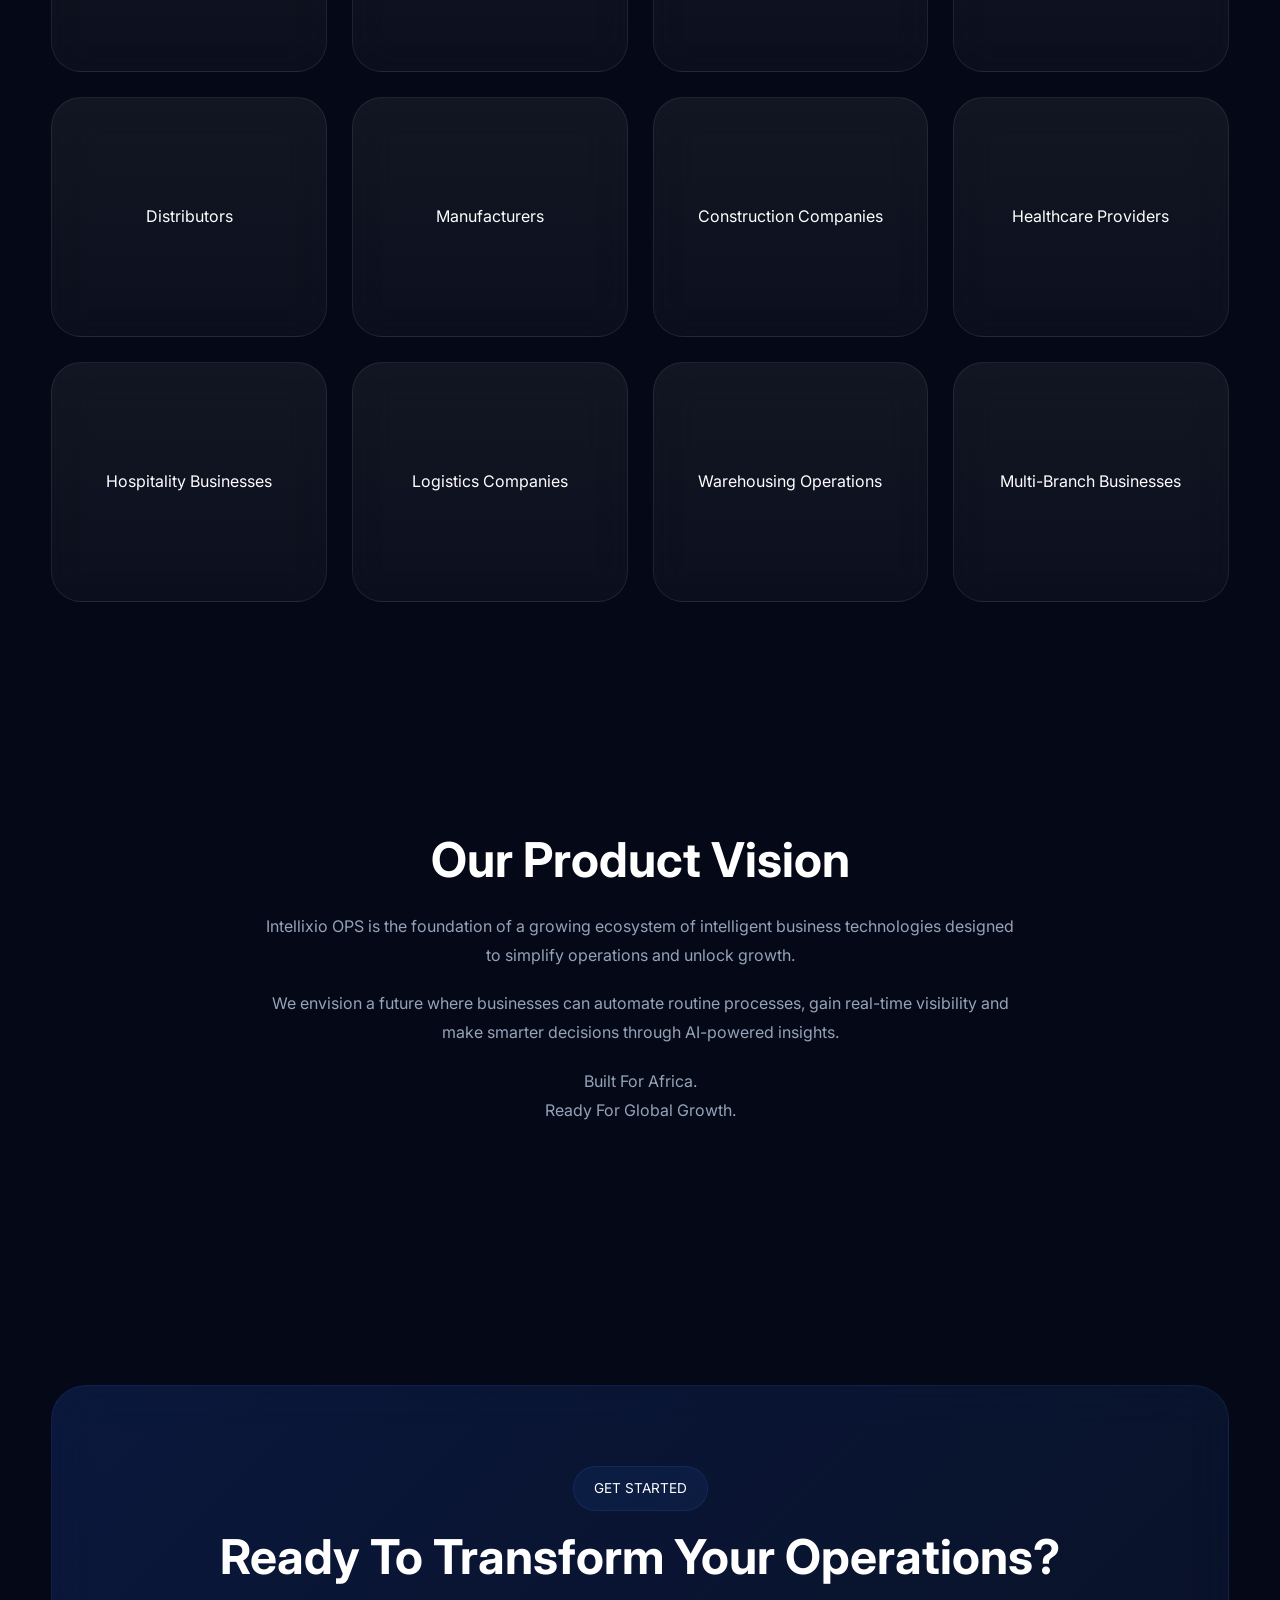
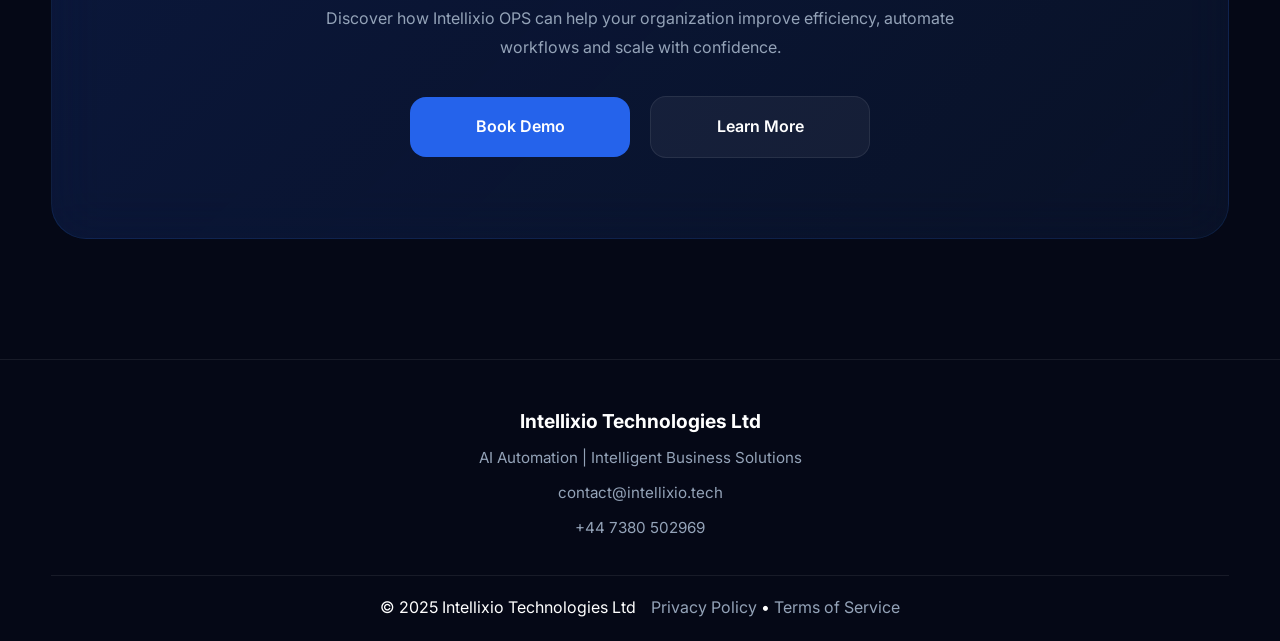
<file: products.html>
<!DOCTYPE html>
<html lang="en">

<head>

    <meta charset="UTF-8">

    <meta name="viewport" content="width=device-width, initial-scale=1.0">

    <title>

        Products | Intellixio Technologies Ltd

    </title>

    <meta name="description"
        content="Discover intelligent software products built to help businesses automate operations, improve visibility and scale efficiently.">

    <meta name="keywords"
        content="Business Software, ERP, Inventory Management, AI Automation, Operations Platform, Intellixio OPS">

    <meta name="author" content="Intellixio Technologies Ltd">

    <!-- Fonts -->

    <link rel="preconnect" href="https://fonts.googleapis.com">

    <link rel="preconnect" href="https://fonts.gstatic.com" crossorigin>

    <link href="https://fonts.googleapis.com/css2?family=Inter:wght@300;400;500;600;700;800&display=swap"
        rel="stylesheet">

    <!-- CSS -->

    <link rel="stylesheet" href="assets/css/style.css">

    <link rel="stylesheet" href="assets/css/responsive.css">

    <!-- JS -->

    <script defer src="assets/js/main.js"></script>

</head>

<body>

    <!-- ==========================================
         NAVBAR
    ========================================== -->

    <header class="navbar">

        <div class="logo">

            <a href="index.html">

                <img src="assets/images/logo2.jpg" alt="Intellixio Technologies Ltd">

            </a>

        </div>

        <nav>

            <ul class="nav-links">

                <li><a href="index.html">Home</a></li>

                <li class="dropdown">

                    <a href="products.html">

                        Products

                    </a>

                    <ul class="dropdown-menu">

                        <li>

                            <a href="products/intellixio-ops.html">

                                <strong>

                                    Intellixio OPS

                                </strong>

                                <span>

                                    AI-Powered Operations Platform

                                </span>

                            </a>

                        </li>

                    </ul>

                </li>

                <li><a href="industries.html">Industries</a></li>

                <li><a href="about.html">About</a></li>

                <li><a href="careers.html">Careers</a></li>

                <li><a href="contact.html">Contact</a></li>

            </ul>

        </nav>

        <a href="contact.html" class="btn-demo glow">

            Book Demo

        </a>

        <button class="menu-toggle" id="menuToggle">

            ☰

        </button>

        <div class="mobile-nav" id="mobileNav">

            <ul>

                <li><a href="index.html">Home</a></li>

                <li><a href="products.html">Products</a></li>

                <li><a href="industries.html">Industries</a></li>

                <li><a href="about.html">About</a></li>

                <li><a href="careers.html">Careers</a></li>

                <li><a href="contact.html">Contact</a></li>

            </ul>

            <a href="contact.html" class="mobile-demo">

                Book Demo

            </a>

        </div>

    </header>

    <!-- ==========================================
         HERO SECTION
    ========================================== -->

    <section class="about-hero">

        <div class="container">

            <div class="section-header">

                <span class="section-tag">

                    OUR PRODUCTS

                </span>

                <h1>

                    Intelligent Software Built For Modern Businesses

                </h1>

                <p>

                    AI-powered software platforms designed
                    to streamline operations, improve visibility
                    and accelerate business growth.

                </p>

            </div>

        </div>

    </section>

    <!-- ==========================================
         PRODUCT INTRODUCTION
    ========================================== -->

    <section class="company-story">

        <div class="container">

            <div class="story-content">

                <h2>

                    Technology Designed For Growth

                </h2>

                <p>

                    Intellixio develops intelligent software
                    solutions that help businesses automate
                    operations, improve efficiency and gain
                    real-time visibility across their organizations.

                </p>

                <p>

                    Our products combine modern cloud technology,
                    automation and artificial intelligence
                    to help organizations make smarter decisions
                    and achieve sustainable growth.

                </p>

            </div>

        </div>

    </section>

    <!-- ==========================================
         FEATURED PRODUCT
    ========================================== -->

    <section class="ops-showcase">

        <div class="container">

            <div class="showcase-content">

                <div class="showcase-left">

                    <span class="section-tag">

                        FLAGSHIP PRODUCT

                    </span>

                    <h2>

                        Intellixio OPS

                    </h2>

                    <p>

                        Intellixio OPS is an AI-powered
                        Operations Platform built to help
                        businesses manage inventory,
                        sales, procurement, warehouses,
                        customers and reporting from
                        a single intelligent dashboard.

                    </p>

                    <ul class="feature-list">

                        <li>

                            Inventory Management

                        </li>

                        <li>

                            Sales & POS

                        </li>

                        <li>

                            Warehouse Management

                        </li>

                        <li>

                            Supplier Management

                        </li>

                        <li>

                            Customer Management

                        </li>

                        <li>

                            Purchases & Transfers

                        </li>

                        <li>

                            Reporting & Analytics

                        </li>

                        <li>

                            AI Intelligence

                        </li>

                    </ul>

                    <div class="hero-buttons">

                        <a href="products/intellixio-ops.html" class="btn-primary glow">

                            Learn More

                        </a>

                        <a href="contact.html" class="btn-secondary">

                            Book Demo

                        </a>

                    </div>

                </div>

                <div class="dashboard-preview">

                    <img src="assets/images/ops-logo.png" alt="Intellixio OPS Platform" class="ops-showcase-image">

                </div>

            </div>

        </div>

        </div>

    </section>

    <!-- ==========================================
         CORE FEATURES
    ========================================== -->

    <section class="trust-section">

        <div class="container">

            <div class="section-header">

                <span class="section-tag">

                    CORE FEATURES

                </span>

                <h2>

                    Everything You Need To Run Your Business

                </h2>

                <p>

                    Designed to centralize operations,
                    improve visibility and support growth.

                </p>

            </div>

            <div class="trust-grid">

                <div class="trust-card">

                    <h3>

                        Inventory Control

                    </h3>

                    <p>

                        Monitor stock levels,
                        movements and availability
                        in real time.

                    </p>

                </div>

                <div class="trust-card">

                    <h3>

                        Sales Management

                    </h3>

                    <p>

                        Track transactions,
                        revenue and customer activity.

                    </p>

                </div>

                <div class="trust-card">

                    <h3>

                        Procurement

                    </h3>

                    <p>

                        Manage suppliers,
                        purchases and approvals
                        more efficiently.

                    </p>

                </div>

                <div class="trust-card">

                    <h3>

                        Business Intelligence

                    </h3>

                    <p>

                        Access powerful insights,
                        analytics and reporting.

                    </p>

                </div>

            </div>

        </div>

    </section>

    <!-- ==========================================
         PLATFORM CAPABILITIES
    ========================================== -->

    <section class="industries-section">

        <div class="container">

            <div class="section-header">

                <span class="section-tag">

                    PLATFORM CAPABILITIES

                </span>

                <h2>

                    Powerful Capabilities For Modern Operations

                </h2>

                <p>

                    Built to support businesses of all sizes
                    with enterprise-grade functionality.

                </p>

            </div>

            <div class="industries-grid">

                <div class="industry-card">

                    Inventory Management

                </div>

                <div class="industry-card">

                    Point of Sale (POS)

                </div>

                <div class="industry-card">

                    Warehouse Management

                </div>

                <div class="industry-card">

                    Procurement & Purchasing

                </div>

                <div class="industry-card">

                    Supplier Management

                </div>

                <div class="industry-card">

                    Customer Relationship Management

                </div>

                <div class="industry-card">

                    Reporting & Analytics

                </div>

                <div class="industry-card">

                    Multi-Branch Operations

                </div>

                <div class="industry-card">

                    User Access Control

                </div>

                <div class="industry-card">

                    Business Intelligence

                </div>

                <div class="industry-card">

                    AI-Powered Insights

                </div>

                <div class="industry-card">

                    Cloud Accessibility

                </div>

            </div>

        </div>

    </section>

    <!-- ==========================================
         BUSINESS BENEFITS
    ========================================== -->

    <section class="trust-section">

        <div class="container">

            <div class="section-header">

                <span class="section-tag">

                    BUSINESS BENEFITS

                </span>

                <h2>

                    Real Results For Growing Businesses

                </h2>

                <p>

                    Helping organizations improve efficiency,
                    reduce operational costs and scale confidently.

                </p>

            </div>

            <div class="trust-grid">

                <div class="trust-card">

                    <h3>

                        Increased Productivity

                    </h3>

                    <p>

                        Automate repetitive tasks
                        and reduce manual work.

                    </p>

                </div>

                <div class="trust-card">

                    <h3>

                        Better Visibility

                    </h3>

                    <p>

                        Gain real-time access
                        to critical business data.

                    </p>

                </div>

                <div class="trust-card">

                    <h3>

                        Smarter Decisions

                    </h3>

                    <p>

                        Use analytics and AI insights
                        to improve performance.

                    </p>

                </div>

                <div class="trust-card">

                    <h3>

                        Business Growth

                    </h3>

                    <p>

                        Scale operations confidently
                        with a centralized platform.

                    </p>

                </div>

            </div>

        </div>

    </section>

    <!-- ==========================================
         WHY CHOOSE INTELLIXIO OPS
    ========================================== -->

    <section class="problems-section">

        <div class="container">

            <div class="section-header">

                <span class="section-tag">

                    WHY INTELLIXIO OPS

                </span>

                <h2>

                    Why Businesses Choose Intellixio OPS

                </h2>

                <p>

                    Designed specifically for organizations
                    seeking affordable, intelligent and scalable
                    business technology.

                </p>

            </div>

            <div class="problems-grid">

                <div class="problem-card">

                    <h3>

                        Enterprise-Grade Technology

                    </h3>

                    <p>

                        Robust architecture built
                        for reliability and growth.

                    </p>

                </div>

                <div class="problem-card">

                    <h3>

                        Affordable Pricing

                    </h3>

                    <p>

                        Powerful capabilities without
                        enterprise-level costs.

                    </p>

                </div>

                <div class="problem-card">

                    <h3>

                        Cloud-Based Access

                    </h3>

                    <p>

                        Work from anywhere
                        using a secure online platform.

                    </p>

                </div>

                <div class="problem-card">

                    <h3>

                        AI-Powered Intelligence

                    </h3>

                    <p>

                        Transform operational data
                        into actionable insights.

                    </p>

                </div>

                <div class="problem-card">

                    <h3>

                        Multi-Branch Ready

                    </h3>

                    <p>

                        Manage multiple locations
                        from a single dashboard.

                    </p>

                </div>

                <div class="problem-card">

                    <h3>

                        Continuous Innovation

                    </h3>

                    <p>

                        Regular updates and future-ready
                        technology enhancements.

                    </p>

                </div>

            </div>

        </div>

    </section>

    <!-- ==========================================
         INDUSTRIES SERVED
    ========================================== -->

    <section class="industries-section">

        <div class="container">

            <div class="section-header">

                <span class="section-tag">

                    INDUSTRIES SERVED

                </span>

                <h2>

                    Built For Every Growing Industry

                </h2>

                <p>

                    Flexible and scalable software solutions
                    designed to support businesses across
                    multiple sectors.

                </p>

            </div>

            <div class="industries-grid">

                <div class="industry-card">

                    Retail Stores

                </div>

                <div class="industry-card">

                    Supermarkets

                </div>

                <div class="industry-card">

                    Pharmacies

                </div>

                <div class="industry-card">

                    Restaurants

                </div>

                <div class="industry-card">

                    Distributors

                </div>

                <div class="industry-card">

                    Manufacturers

                </div>

                <div class="industry-card">

                    Construction Companies

                </div>

                <div class="industry-card">

                    Healthcare Providers

                </div>

                <div class="industry-card">

                    Hospitality Businesses

                </div>

                <div class="industry-card">

                    Logistics Companies

                </div>

                <div class="industry-card">

                    Warehousing Operations

                </div>

                <div class="industry-card">

                    Multi-Branch Businesses

                </div>

            </div>

        </div>

    </section>

    <!-- ==========================================
         PRODUCT VISION
    ========================================== -->

    <section class="company-story">

        <div class="container">

            <div class="story-content">

                <h2>

                    Our Product Vision

                </h2>

                <p>

                    Intellixio OPS is the foundation
                    of a growing ecosystem of intelligent
                    business technologies designed to
                    simplify operations and unlock growth.

                </p>

                <p>

                    We envision a future where businesses
                    can automate routine processes,
                    gain real-time visibility and make
                    smarter decisions through AI-powered insights.

                </p>

                <p>

                    Built For Africa.

                    <br>

                    Ready For Global Growth.

                </p>

            </div>

        </div>

    </section>

    <!-- ==========================================
         FINAL CTA
    ========================================== -->

    <section class="about-cta">

        <div class="container">

            <div class="cta-box">

                <span class="section-tag">

                    GET STARTED

                </span>

                <h2>

                    Ready To Transform Your Operations?

                </h2>

                <p>

                    Discover how Intellixio OPS can help
                    your organization improve efficiency,
                    automate workflows and scale with confidence.

                </p>

                <div class="hero-buttons">

                    <a href="contact.html" class="btn-primary glow">

                        Book Demo

                    </a>

                    <a href="products/intellixio-ops.html" class="btn-secondary">

                        Learn More

                    </a>

                </div>

            </div>

        </div>

    </section>

    <!-- ==========================================
         FOOTER
    ========================================== -->

    <footer class="footer">

        <div class="container">

            <div class="footer-grid">

                <div class="footer-column">

                    <h3>

                        Intellixio Technologies Ltd

                    </h3>

                    <p>

                        AI Automation |
                        Intelligent Business Solutions

                    </p>

                    <p>

                        contact@intellixio.tech

                    </p>

                    <p>

                        +44 7380 502969

                    </p>

                </div>

            </div>

            <div class="footer-bottom">

                <div>

                    © 2025 Intellixio Technologies Ltd

                </div>

                <div>

                    <a href="privacy-policy.html">

                        Privacy Policy

                    </a>

                    •

                    <a href="terms-of-service.html">

                        Terms of Service

                    </a>

                </div>

            </div>

        </div>

    </footer>
</body>

</html>
</file>
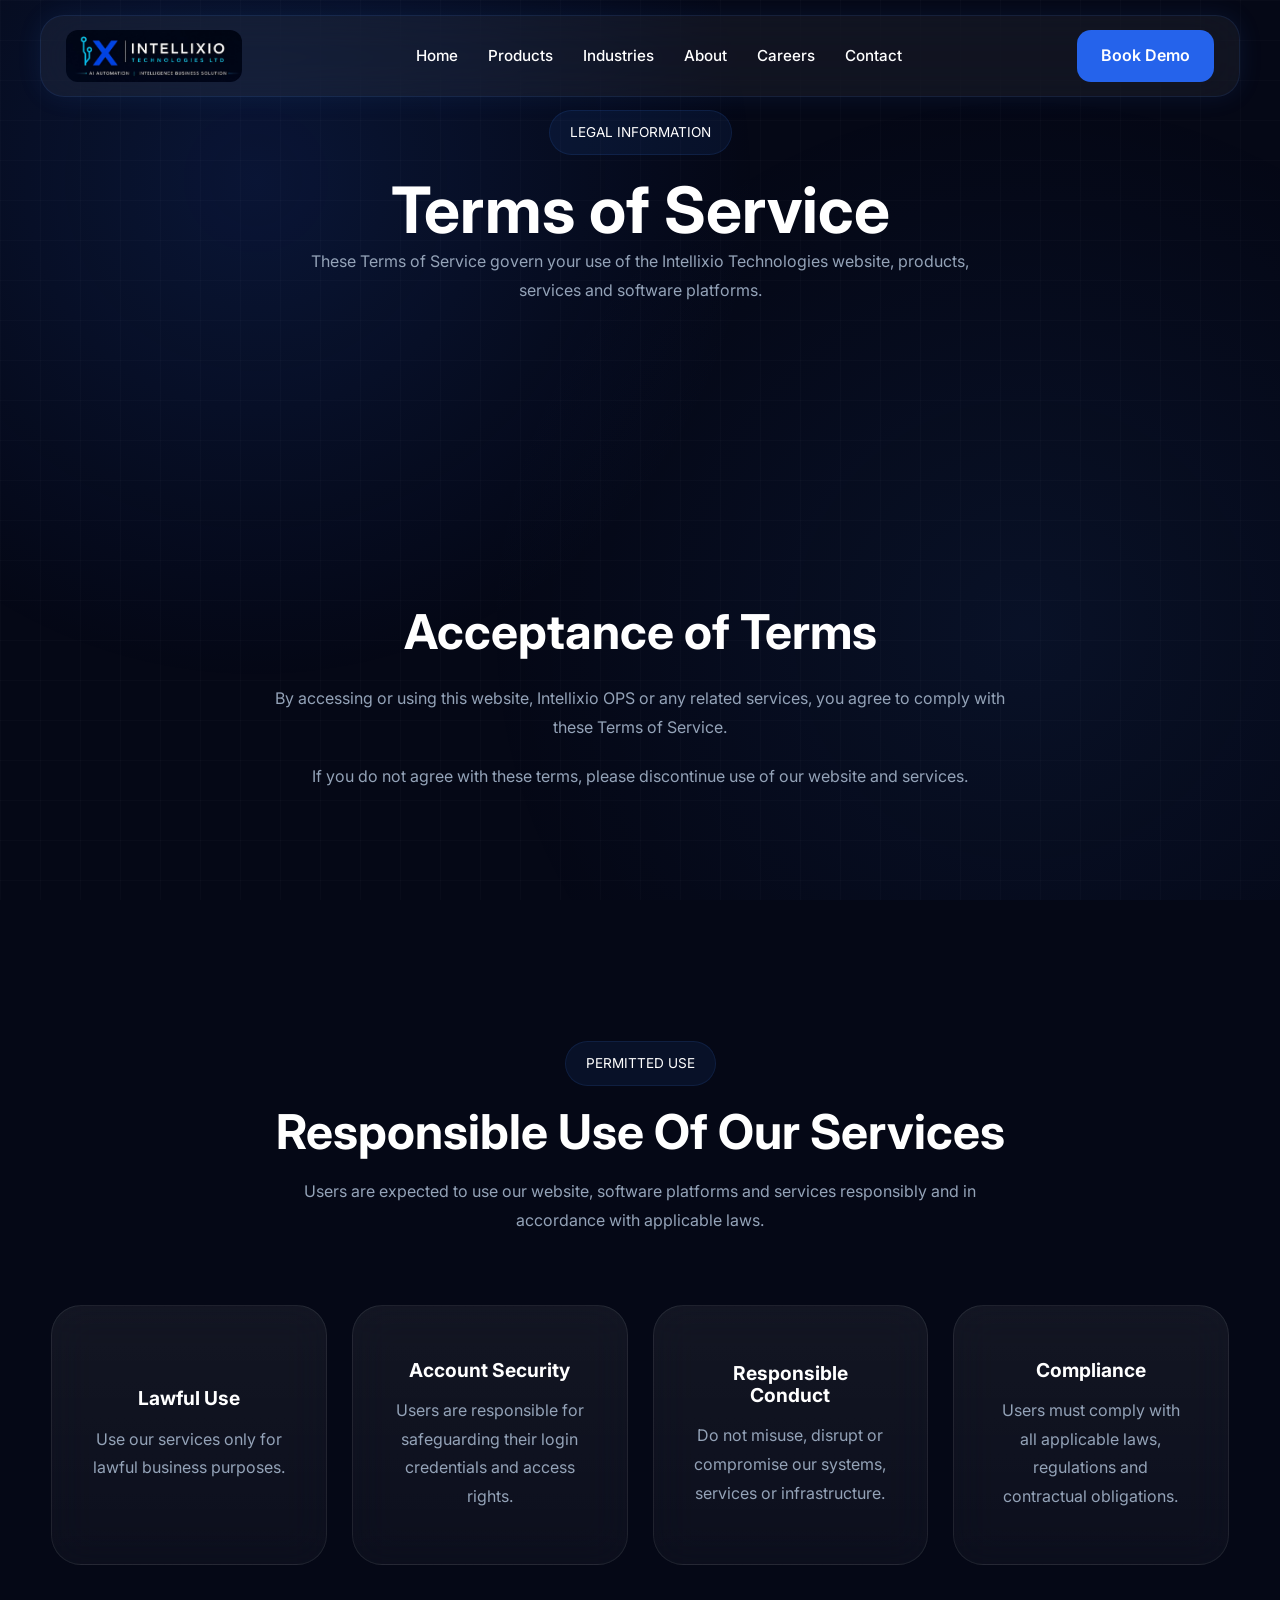
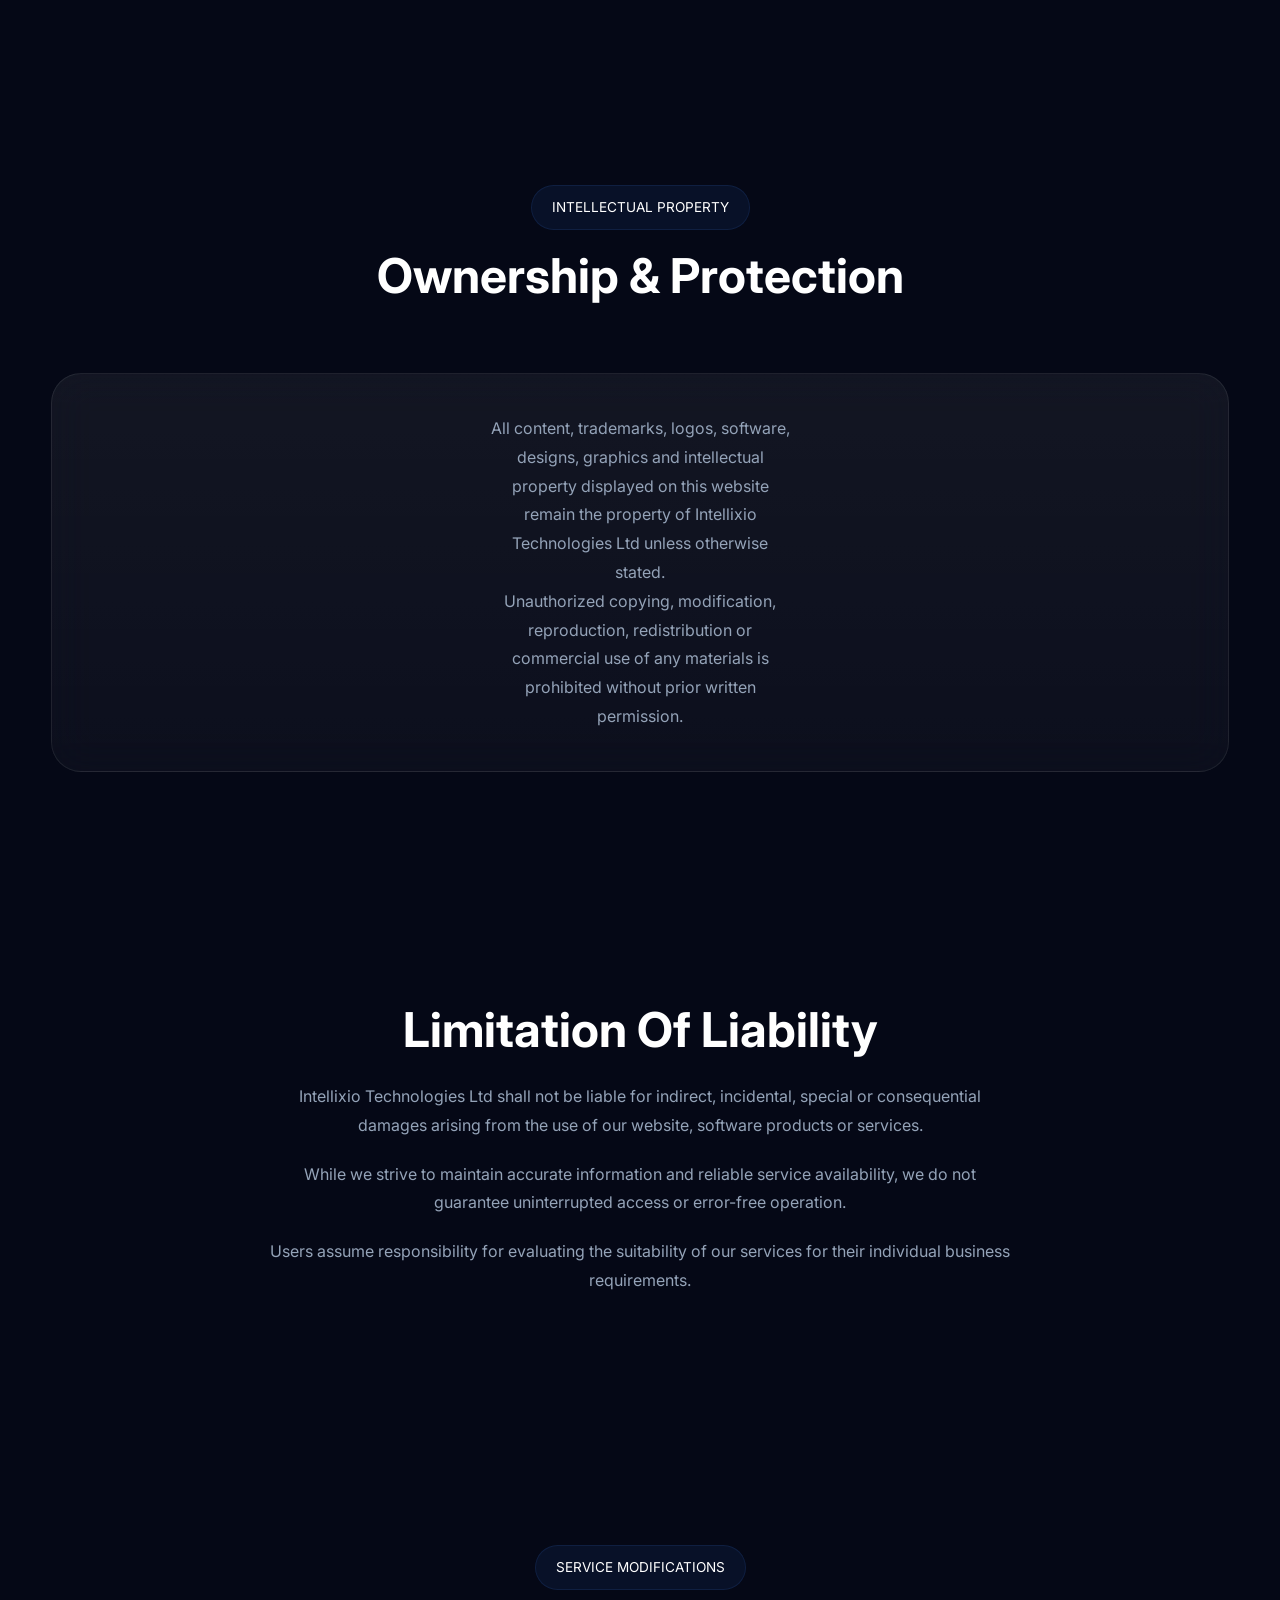
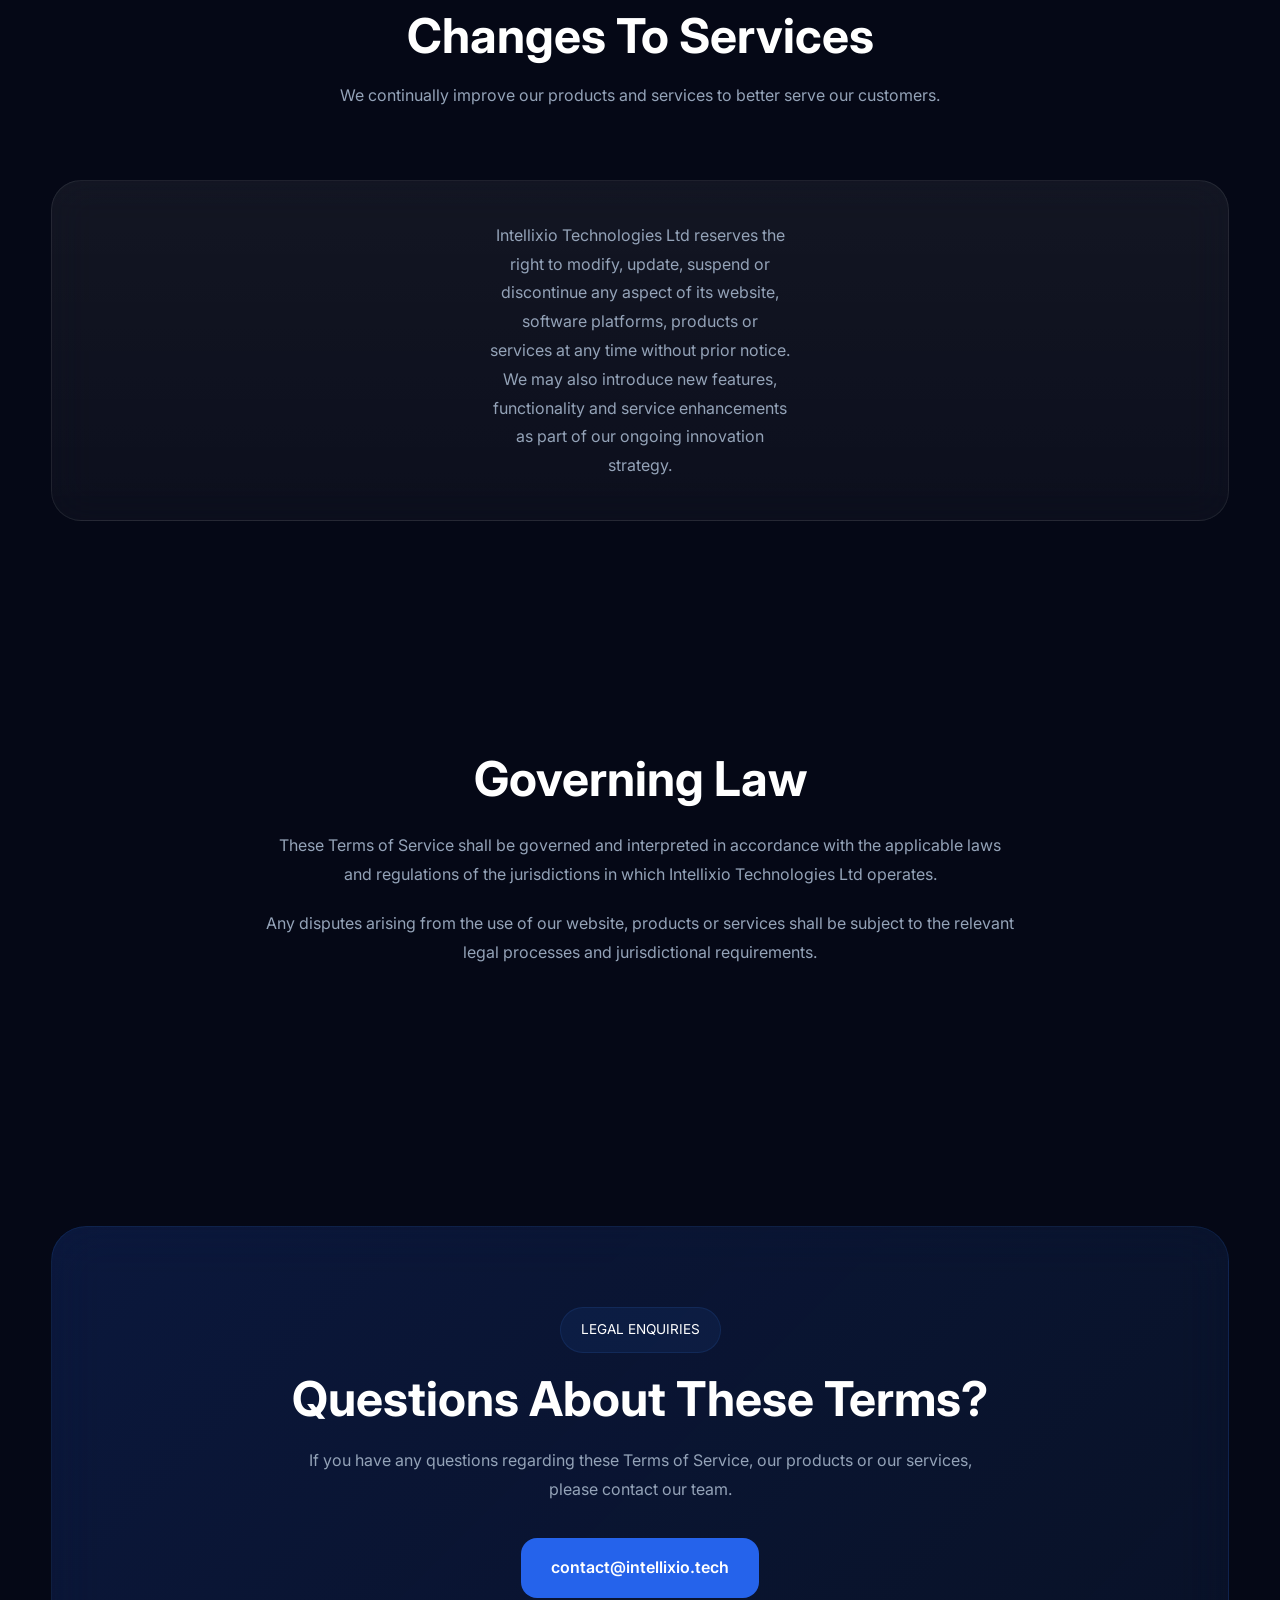
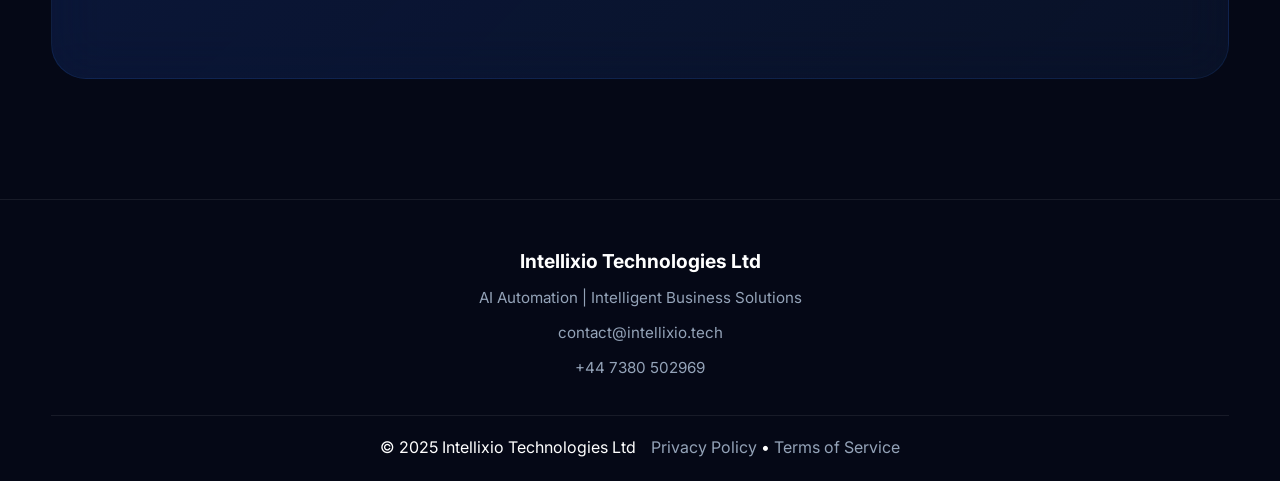
<file: terms-of-service.html>
<!DOCTYPE html>
<html lang="en">

<head>

    <meta charset="UTF-8">

    <meta name="viewport" content="width=device-width, initial-scale=1.0">

    <title>

        Terms of Service | Intellixio Technologies Ltd

    </title>

    <meta name="description" content="Terms of Service for Intellixio Technologies Ltd and Intellixio OPS.">

    <!-- Fonts -->

    <link rel="preconnect" href="https://fonts.googleapis.com">

    <link rel="preconnect" href="https://fonts.gstatic.com" crossorigin>

    <link href="https://fonts.googleapis.com/css2?family=Inter:wght@300;400;500;600;700;800&display=swap"
        rel="stylesheet">

    <!-- CSS -->

    <link rel="stylesheet" href="assets/css/style.css">

    <link rel="stylesheet" href="assets/css/responsive.css">

    <!-- JS -->

    <script defer src="assets/js/main.js"></script>

</head>

<body>

    <!-- ==========================================
         NAVBAR
    ========================================== -->

    <header class="navbar">

        <div class="logo">

            <a href="index.html">

                <img src="assets/images/logo2.jpg" alt="Intellixio Technologies Ltd">

            </a>

        </div>

        <nav>

            <ul class="nav-links">

                <li><a href="index.html">Home</a></li>

                <li class="dropdown">

                    <a href="products.html">

                        Products

                    </a>

                    <ul class="dropdown-menu">

                        <li>

                            <a href="products/intellixio-ops.html">

                                <strong>

                                    Intellixio OPS

                                </strong>

                                <span>

                                    AI-Powered Operations Platform

                                </span>

                            </a>

                        </li>

                    </ul>

                </li>

                <li><a href="industries.html">Industries</a></li>

                <li><a href="about.html">About</a></li>

                <li><a href="careers.html">Careers</a></li>

                <li><a href="contact.html">Contact</a></li>

            </ul>

        </nav>

        <a href="contact.html" class="btn-demo glow">

            Book Demo

        </a>

        <button class="menu-toggle" id="menuToggle">

            ☰

        </button>

        <div class="mobile-nav" id="mobileNav">

            <ul>

                <li><a href="index.html">Home</a></li>
                <li><a href="products.html">Products</a></li>
                <li><a href="industries.html">Industries</a></li>
                <li><a href="about.html">About</a></li>
                <li><a href="careers.html">Careers</a></li>
                <li><a href="contact.html">Contact</a></li>

            </ul>

            <a href="contact.html" class="mobile-demo">

                Book Demo

            </a>

        </div>

    </header>

    <!-- ==========================================
         HERO SECTION
    ========================================== -->

    <section class="about-hero">

        <div class="container">

            <div class="section-header">

                <span class="section-tag">

                    LEGAL INFORMATION

                </span>

                <h1>

                    Terms of Service

                </h1>

                <p>

                    These Terms of Service govern your use of
                    the Intellixio Technologies website,
                    products, services and software platforms.

                </p>

            </div>

        </div>

    </section>

    <!-- ==========================================
         ACCEPTANCE OF TERMS
    ========================================== -->

    <section class="company-story">

        <div class="container">

            <div class="story-content">

                <h2>

                    Acceptance of Terms

                </h2>

                <p>

                    By accessing or using this website,
                    Intellixio OPS or any related services,
                    you agree to comply with these Terms of Service.

                </p>

                <p>

                    If you do not agree with these terms,
                    please discontinue use of our website
                    and services.

                </p>

            </div>

        </div>

    </section>

    <!-- ==========================================
         PERMITTED USE
    ========================================== -->

    <section class="trust-section">

        <div class="container">

            <div class="section-header">

                <span class="section-tag">

                    PERMITTED USE

                </span>

                <h2>

                    Responsible Use Of Our Services

                </h2>

                <p>

                    Users are expected to use our website,
                    software platforms and services responsibly
                    and in accordance with applicable laws.

                </p>

            </div>

            <div class="trust-grid">

                <div class="trust-card">

                    <h3>

                        Lawful Use

                    </h3>

                    <p>

                        Use our services only for lawful
                        business purposes.

                    </p>

                </div>

                <div class="trust-card">

                    <h3>

                        Account Security

                    </h3>

                    <p>

                        Users are responsible for safeguarding
                        their login credentials and access rights.

                    </p>

                </div>

                <div class="trust-card">

                    <h3>

                        Responsible Conduct

                    </h3>

                    <p>

                        Do not misuse, disrupt or compromise
                        our systems, services or infrastructure.

                    </p>

                </div>

                <div class="trust-card">

                    <h3>

                        Compliance

                    </h3>

                    <p>

                        Users must comply with all applicable
                        laws, regulations and contractual obligations.

                    </p>

                </div>

            </div>

        </div>

    </section>

    <!-- ==========================================
         INTELLECTUAL PROPERTY
    ========================================== -->

    <section class="mvp-section">

        <div class="container">

            <div class="section-header">

                <span class="section-tag">

                    INTELLECTUAL PROPERTY

                </span>

                <h2>

                    Ownership & Protection

                </h2>

            </div>

            <div class="glass-card">

                <p>

                    All content, trademarks, logos,
                    software, designs, graphics and intellectual
                    property displayed on this website remain
                    the property of Intellixio Technologies Ltd
                    unless otherwise stated.

                </p>

                <p>

                    Unauthorized copying, modification,
                    reproduction, redistribution or commercial
                    use of any materials is prohibited without
                    prior written permission.

                </p>

            </div>

        </div>

    </section>

    <!-- ==========================================
         LIMITATION OF LIABILITY
    ========================================== -->

    <section class="company-story">

        <div class="container">

            <div class="story-content">

                <h2>

                    Limitation Of Liability

                </h2>

                <p>

                    Intellixio Technologies Ltd shall not be liable
                    for indirect, incidental, special or consequential
                    damages arising from the use of our website,
                    software products or services.

                </p>

                <p>

                    While we strive to maintain accurate information
                    and reliable service availability, we do not
                    guarantee uninterrupted access or error-free operation.

                </p>

                <p>

                    Users assume responsibility for evaluating
                    the suitability of our services for their
                    individual business requirements.

                </p>

            </div>

        </div>

    </section>

    <!-- ==========================================
         SERVICE MODIFICATIONS
    ========================================== -->

    <section class="trust-section">

        <div class="container">

            <div class="section-header">

                <span class="section-tag">

                    SERVICE MODIFICATIONS

                </span>

                <h2>

                    Changes To Services

                </h2>

                <p>

                    We continually improve our products
                    and services to better serve our customers.

                </p>

            </div>

            <div class="glass-card">

                <p>

                    Intellixio Technologies Ltd reserves the right
                    to modify, update, suspend or discontinue
                    any aspect of its website, software platforms,
                    products or services at any time without
                    prior notice.

                </p>

                <p>

                    We may also introduce new features,
                    functionality and service enhancements
                    as part of our ongoing innovation strategy.

                </p>

            </div>

        </div>

    </section>

    <!-- ==========================================
         GOVERNING LAW
    ========================================== -->

    <section class="company-story">

        <div class="container">

            <div class="story-content">

                <h2>

                    Governing Law

                </h2>

                <p>

                    These Terms of Service shall be governed
                    and interpreted in accordance with the
                    applicable laws and regulations of the
                    jurisdictions in which Intellixio Technologies Ltd operates.

                </p>

                <p>

                    Any disputes arising from the use of our
                    website, products or services shall be
                    subject to the relevant legal processes
                    and jurisdictional requirements.

                </p>

            </div>

        </div>

    </section>

    <!-- ==========================================
         QUESTIONS ABOUT THESE TERMS
    ========================================== -->

    <section class="about-cta">

        <div class="container">

            <div class="cta-box">

                <span class="section-tag">

                    LEGAL ENQUIRIES

                </span>

                <h2>

                    Questions About These Terms?

                </h2>

                <p>

                    If you have any questions regarding these
                    Terms of Service, our products or our services,
                    please contact our team.

                </p>

                <div class="hero-buttons">

                    <a href="mailto:contact@intellixio.tech" class="btn-primary glow">

                        contact@intellixio.tech

                    </a>

                </div>

            </div>

        </div>

    </section>

    <!-- ==========================================
         FOOTER
    ========================================== -->

    <footer class="footer">

        <div class="container">

            <div class="footer-grid">

                <div class="footer-column">

                    <h3>

                        Intellixio Technologies Ltd

                    </h3>

                    <p>

                        AI Automation |
                        Intelligent Business Solutions

                    </p>

                    <p>

                        contact@intellixio.tech

                    </p>

                    <p>

                        +44 7380 502969

                    </p>

                </div>

            </div>

            <div class="footer-bottom">

                <div>

                    © 2025 Intellixio Technologies Ltd

                </div>

                <div>

                    <a href="privacy-policy.html">

                        Privacy Policy

                    </a>

                    •

                    <a href="terms-of-service.html">

                        Terms of Service

                    </a>

                </div>

            </div>

        </div>

    </footer>

</html>
</file>
<file: assets/css/style.css>
/* ==========================================
   VARIABLES
========================================== */

:root {

    --bg: #050816;
    --bg-secondary: #0B1120;

    --primary: #2563EB;
    --accent: #3B82F6;

    --white: #FFFFFF;
    --muted: #94A3B8;

    --card-bg:
        rgba(255, 255, 255, .05);

    --card-border:
        rgba(255, 255, 255, .08);

    --radius: 28px;

    --container: 1200px;

}

/* ==========================================
   RESET
========================================== */

* {

    margin: 0;
    padding: 0;

    box-sizing: border-box;

}

html {

    scroll-behavior: smooth;

}

body {

    font-family: 'Inter', sans-serif;

    background: var(--bg);

    color: var(--white);

    overflow-x: hidden;

    line-height: 1.7;

    position: relative;

}

img {

    display: block;

    max-width: 100%;

    height: auto;

}

a {

    text-decoration: none;

}

ul {

    list-style: none;

}

/* ==========================================
   TYPOGRAPHY
========================================== */

h1,
h2,
h3,
h4 {

    line-height: 1.15;

    text-align: center;

}

h1 {

    font-size:
        clamp(2.8rem, 5vw, 4.5rem);

}

h2 {

    font-size:
        clamp(2rem, 4vw, 3rem);

}

h3 {

    font-size: 1.3rem;

}

p {

    color: var(--muted);

    text-align: center;

    line-height: 1.8;

}

/* ==========================================
   GLOBAL LAYOUT
========================================== */

.container {

    width: 92%;

    max-width: var(--container);

    margin: 0 auto;

}

section {

    padding: 110px 0;

}

.section-header {

    max-width: 850px;

    margin: 0 auto 70px;

    text-align: center;

}

.section-header h2 {

    margin-bottom: 18px;

}

.section-header p {

    max-width: 700px;

    margin: auto;

}

.section-tag {

    display: inline-block;

    padding: 10px 20px;

    border-radius: 50px;

    background:
        rgba(59, 130, 246, .08);

    border:
        1px solid rgba(59, 130, 246, .12);

    margin-bottom: 18px;

    font-size: .85rem;

    color: white;

}

/* ==========================================
   BACKGROUND EFFECTS
========================================== */

body::before {

    content: "";

    position: fixed;

    inset: 0;

    background:

        radial-gradient(circle at 20% 20%,
            rgba(37, 99, 235, .15),
            transparent 40%),

        radial-gradient(circle at 80% 70%,
            rgba(59, 130, 246, .08),
            transparent 45%);

    z-index: -2;

}

body::after {

    content: "";

    position: fixed;

    inset: 0;

    background-image:

        linear-gradient(rgba(255, 255, 255, .02) 1px,
            transparent 1px),

        linear-gradient(90deg,
            rgba(255, 255, 255, .02) 1px,
            transparent 1px);

    background-size: 40px 40px;

    z-index: -1;

}

/* ==========================================
   NAVBAR
========================================== */

.navbar {

    position: fixed;

    top: 15px;

    left: 50%;

    transform: translateX(-50%);

    width: 95%;

    max-width: 1200px;

    height: 82px;

    padding: 0 25px;

    display: flex;

    justify-content: space-between;

    align-items: center;

    background:
        rgba(11, 17, 32, .92);

    backdrop-filter: blur(25px);

    border:
        1px solid rgba(59, 130, 246, .12);

    border-radius: 24px;

    box-shadow:
        0 10px 30px rgba(0, 0, 0, .20);

    z-index: 9999;

}

/* ==========================================
   LOGO
========================================== */

.logo {

    display: flex;

    align-items: center;

}

.logo img {

    height: 52px;

    width: auto;

    border-radius: 12px;

    transition: .3s ease;

}

.logo img:hover {

    transform: scale(1.03);

}

/* ==========================================
   DESKTOP NAV
========================================== */

.nav-links {

    display: flex;

    align-items: center;

    gap: 30px;

}

.nav-links a {

    color: white;

    font-size: .95rem;

    font-weight: 500;

    transition: .3s ease;

}

.nav-links a:hover {

    color: var(--accent);

}

/* ==========================================
   BOOK DEMO BUTTON
========================================== */

.btn-demo {

    background: var(--primary);

    color: white;

    padding: 12px 24px;

    border-radius: 14px;

    font-weight: 600;

    transition: .3s ease;

}

.btn-demo:hover {

    transform: translateY(-2px);

}

/* ==========================================
   PRODUCTS DROPDOWN
========================================== */

.dropdown {

    position: relative;

}

.dropdown-menu {

    position: absolute;

    top: 55px;

    left: 50%;

    transform:
        translateX(-50%) translateY(10px);

    min-width: 320px;

    background:
        rgba(11, 17, 32, .98);

    backdrop-filter: blur(25px);

    border:
        1px solid rgba(59, 130, 246, .12);

    border-radius: 20px;

    padding: 12px;

    opacity: 0;

    visibility: hidden;

    transition: .3s ease;

}

.dropdown:hover .dropdown-menu {

    opacity: 1;

    visibility: visible;

    transform:
        translateX(-50%) translateY(0);

}

.dropdown-menu a {

    display: flex;

    flex-direction: column;

    align-items: center;

    text-align: center;

    padding: 16px;

    border-radius: 14px;

}

.dropdown-menu a:hover {

    background:
        rgba(59, 130, 246, .08);

}

/* ==========================================
   MOBILE MENU BUTTON
========================================== */

.menu-toggle {

    display: none;

    background: none;

    border: none;

    color: white;

    font-size: 2rem;

    cursor: pointer;

}

/* ==========================================
   MOBILE MENU
========================================== */

.mobile-nav {

    display: none;

    position: absolute;

    top: 90px;

    right: 10px;

    width: calc(100vw - 20px);

    max-width: 320px;

    background:
        rgba(11, 17, 32, .98);

    backdrop-filter: blur(25px);

    border:
        1px solid rgba(59, 130, 246, .12);

    border-radius: 24px;

    padding: 20px;

    z-index: 9999;

}

.mobile-nav.active {

    display: block;

}

.mobile-nav ul {

    display: flex;

    flex-direction: column;

    gap: 12px;

}

.mobile-nav a {

    display: block;

    text-align: center;

    padding: 12px;

    border-radius: 12px;

    color: white;

}

/* ==========================================
   CUTE OPS LOGO
========================================== */

.ops-logo {

    width: 130px;

    height: 130px;

    margin: 0 auto 25px;

    border-radius: 30px;

    display: flex;

    justify-content: center;

    align-items: center;

    background:
        linear-gradient(135deg,
            rgba(37, 99, 235, .18),
            rgba(59, 130, 246, .08));

    border:
        1px solid rgba(59, 130, 246, .12);

    backdrop-filter: blur(20px);

    box-shadow:
        0 0 35px rgba(59, 130, 246, .10);

}

.ops-logo img {

    width: 75px;

}

/* ==========================================
   HERO SECTION
========================================== */

.hero {

    min-height: 100vh;

    padding-top: 180px;

    padding-bottom: 100px;

    display: flex;

    align-items: center;

}

.hero-content {

    display: grid;

    grid-template-columns: 1.1fr .9fr;

    gap: 70px;

    align-items: center;

}

.hero-left {

    text-align: center;

}

.hero-left h1 {

    margin-bottom: 25px;

}

.hero-left p {

    max-width: 700px;

    margin: 0 auto 35px;

    font-size: 1rem;

}

.hero-right {

    display: grid;

    gap: 20px;

}

/* ==========================================
   CTA BUTTONS
========================================== */

.hero-buttons {

    display: flex;

    justify-content: center;

    align-items: center;

    gap: 20px;

    flex-wrap: wrap;

    margin-top: 35px;

}

.hero-buttons a {

    min-width: 220px;

    padding: 16px 30px;

    border-radius: 16px;

    text-align: center;

    font-weight: 600;

    transition: .3s ease;

}

.btn-primary {

    background: var(--primary);

    color: white;

}

.btn-secondary {

    background:
        rgba(255, 255, 255, .05);

    border:
        1px solid rgba(255, 255, 255, .08);

    color: white;

}

.hero-buttons a:hover {

    transform: translateY(-4px);

    box-shadow:
        0 0 25px rgba(59, 130, 246, .15);

}

/* ==========================================
   UNIVERSAL CARD SYSTEM
========================================== */

.glass-card,
.trust-card,
.problem-card {

    background:
        linear-gradient(180deg,
            rgba(255, 255, 255, .06),
            rgba(255, 255, 255, .03));

    border:
        1px solid rgba(255, 255, 255, .08);

    backdrop-filter: blur(20px);

    border-radius: 30px;

    padding: 40px;

    text-align: center;

    display: flex;

    flex-direction: column;

    justify-content: center;

    align-items: center;

    transition: .35s ease;

    height: 100%;

}

.glass-card:hover,
.trust-card:hover,
.problem-card:hover {

    transform: translateY(-8px);

    box-shadow:
        0 0 35px rgba(59, 130, 246, .15);

}

.glass-card h3,
.trust-card h3,
.problem-card h3 {

    margin-bottom: 15px;

}

.glass-card p,
.trust-card p,
.problem-card p {

    max-width: 300px;

}

/* ==========================================
   HERO INFO CARDS
========================================== */

.hero-right .glass-card {

    min-height: 180px;

}

.hero-right .glass-card p {

    max-width: 250px;

}

/* ==========================================
   TRUST SECTION
========================================== */

.trust-section {

    padding: 110px 0;

}

.trust-grid {

    display: grid;

    grid-template-columns: repeat(4, 1fr);

    gap: 25px;

    align-items: stretch;

}

.trust-card {

    min-height: 260px;

}

.trust-card h3 {

    font-size: 1.2rem;

}

/* ==========================================
   PROBLEMS SECTION
========================================== */

.problems-section {

    padding: 110px 0;

}

.problems-grid {

    display: grid;

    grid-template-columns: repeat(3, 1fr);

    gap: 25px;

    align-items: stretch;

}

.problem-card {

    min-height: 280px;

}

.problem-card h3 {

    font-size: 1.2rem;

}

/* ==========================================
   CARD ICONS
========================================== */

.card-icon {

    width: 70px;

    height: 70px;

    border-radius: 18px;

    display: flex;

    justify-content: center;

    align-items: center;

    margin-bottom: 20px;

    background:
        rgba(59, 130, 246, .10);

    border:
        1px solid rgba(59, 130, 246, .12);

}

/* ==========================================
   CUTE HOVER EFFECT
========================================== */

.glass-card,
.trust-card,
.problem-card {

    position: relative;

    overflow: hidden;

}

.glass-card::before,
.trust-card::before,
.problem-card::before {

    content: "";

    position: absolute;

    inset: 0;

    background:

        linear-gradient(135deg,
            transparent,
            rgba(255, 255, 255, .03),
            transparent);

    opacity: 0;

    transition: .35s ease;

}

.glass-card:hover::before,
.trust-card:hover::before,
.problem-card:hover::before {

    opacity: 1;

}

/* ==========================================
   INDUSTRIES SECTION
========================================== */

.industries-section {

    padding: 110px 0;

}

.industries-grid {

    display: grid;

    grid-template-columns: repeat(4, 1fr);

    gap: 25px;

    align-items: stretch;

}

.industry-card {

    background:
        linear-gradient(180deg,
            rgba(255, 255, 255, .06),
            rgba(255, 255, 255, .03));

    border:
        1px solid rgba(255, 255, 255, .08);

    backdrop-filter: blur(20px);

    border-radius: 30px;

    min-height: 240px;

    padding: 35px;

    display: flex;

    flex-direction: column;

    justify-content: center;

    align-items: center;

    text-align: center;

    transition: .35s ease;

}

.industry-card:hover {

    transform: translateY(-8px);

    box-shadow:
        0 0 35px rgba(59, 130, 246, .15);

}

.industry-card h3 {

    margin-bottom: 15px;

}

.industry-card p {

    max-width: 250px;

}

/* ==========================================
   STATS SECTION
========================================== */

.stats-section {

    padding: 110px 0;

}

.stats-grid {

    display: grid;

    grid-template-columns: repeat(4, 1fr);

    gap: 25px;

}

.stat-card {

    background:
        linear-gradient(180deg,
            rgba(255, 255, 255, .06),
            rgba(255, 255, 255, .03));

    border:
        1px solid rgba(255, 255, 255, .08);

    backdrop-filter: blur(20px);

    border-radius: 30px;

    min-height: 250px;

    padding: 35px;

    display: flex;

    flex-direction: column;

    justify-content: center;

    align-items: center;

    text-align: center;

}

.stat-card h2 {

    font-size: 2.5rem;

    color: white;

    margin-bottom: 12px;

}

.stat-card p {

    max-width: 220px;

}

/* ==========================================
   OPS SHOWCASE
========================================== */

.ops-showcase {

    padding: 120px 0;

}

.showcase-content {

    display: grid;

    grid-template-columns: 1fr 1fr;

    gap: 70px;

    align-items: center;

}

.showcase-left {

    text-align: center;

}

.showcase-left h2 {

    margin-bottom: 20px;

}

.showcase-left p {

    max-width: 650px;

    margin: 0 auto 35px;

}

/* ==========================================
   FEATURE CARDS
========================================== */

.feature-list {

    display: grid;

    grid-template-columns: repeat(2, 1fr);

    gap: 18px;

    margin-top: 35px;

}

.feature-list li {

    background:
        rgba(255, 255, 255, .05);

    border:
        1px solid rgba(59, 130, 246, .10);

    backdrop-filter: blur(15px);

    border-radius: 18px;

    min-height: 85px;

    padding: 20px;

    display: flex;

    justify-content: center;

    align-items: center;

    text-align: center;

    font-size: .95rem;

    transition: .3s ease;

}

.feature-list li:hover {

    background:
        rgba(59, 130, 246, .08);

    transform: translateY(-4px);

}

/* ==========================================
   PREMIUM OPS DASHBOARD
========================================== */

.dashboard-preview {

    display: flex;

    justify-content: center;

    align-items: center;

    padding: 20px;

    background: transparent;

    border: none;

    box-shadow: none;

}

.ops-showcase-image {

    width: 100%;

    max-width: 900px;

    height: auto;

    display: block;

    margin: 0 auto;

    border-radius: 24px;

    box-shadow:
        0 20px 50px rgba(0, 0, 0, .25);

}

.dashboard-image {

    width: 100%;

    max-width: 900px;

    border-radius: 20px;

    display: block;

    transition: .4s ease;

    box-shadow:
        0 20px 40px rgba(0, 0, 0, .25);

}

.dashboard-image:hover {

    transform: scale(1.02);

}


.dashboard-preview:hover {

    transform: translateY(-8px);

    box-shadow:
        0 0 55px rgba(59, 130, 246, .18);

}

.dashboard-preview h3 {

    font-size: 1.8rem;

    margin-bottom: 15px;

}

.dashboard-preview p {

    max-width: 450px;

    margin: 0 auto;

}

/* ==========================================
   CUTE OPS LOGO INSIDE DASHBOARD
========================================== */

.dashboard-preview .ops-logo {

    width: 140px;

    height: 140px;

    margin-bottom: 30px;

}

.dashboard-preview .ops-logo img {

    width: 80px;

}

/* ==========================================
   UNIVERSAL EQUAL HEIGHTS
========================================== */

.industry-card,
.stat-card,
.feature-list li {

    height: 100%;

}

/* ==========================================
   SECTION SPACING FIX
========================================== */

.industries-section,
.stats-section,
.ops-showcase {

    position: relative;

    overflow: hidden;

}

/* ==========================================
   COMPANY STORY
========================================== */

.company-story {

    padding: 120px 0;

}

.story-content {

    max-width: 900px;

    margin: 0 auto;

    text-align: center;

}

.story-content h2 {

    margin-bottom: 25px;

}

.story-content p {

    max-width: 750px;

    margin: 0 auto 20px;

}

/* ==========================================
   FOUNDER SECTION
========================================== */

.founder-section {

    padding: 120px 0;

}

.founder-grid {

    display: grid;

    grid-template-columns: 1fr 1fr;

    gap: 70px;

    align-items: center;

}

.founder-image {

    display: flex;

    justify-content: center;

}

.founder-image img {

    width: 100%;

    max-width: 420px;

    border-radius: 30px;

    border:
        1px solid rgba(255, 255, 255, .08);

}

.founder-content {

    text-align: center;

}

.founder-content h2 {

    margin-bottom: 20px;

}

.founder-content p {

    max-width: 650px;

    margin: 0 auto 18px;

}

/* ==========================================
   CONTACT CARDS
========================================== */

.contact-grid {

    display: grid;

    grid-template-columns: repeat(2, 1fr);

    gap: 30px;

    margin-top: 60px;

    align-items: stretch;

}

.contact-card {

    min-height: 300px;

    padding: 40px;

}

.contact-card h3 {

    margin-bottom: 20px;

}

.contact-card p {

    max-width: 260px;

    margin-bottom: 10px;

}

.phone {

    white-space: nowrap;

    font-size: 1.15rem;

    font-weight: 600;

    color: white;

}

/* ==========================================
   CTA SECTION
========================================== */

.about-cta {

    padding: 120px 0;

}

.cta-box {

    background:
        linear-gradient(135deg,
            rgba(37, 99, 235, .18),
            rgba(59, 130, 246, .08));

    border:
        1px solid rgba(59, 130, 246, .12);

    border-radius: 35px;

    padding: 80px 50px;

    text-align: center;

    backdrop-filter: blur(25px);

}

.cta-box h2 {

    margin-bottom: 20px;

}

.cta-box p {

    max-width: 700px;

    margin: 0 auto 35px;

}

/* ==========================================
   CUTE FOOTER
========================================== */

.footer {

    padding: 50px 0 20px;

    border-top:
        1px solid rgba(255, 255, 255, .08);

}

.footer-grid {

    display: flex;

    justify-content: center;

    align-items: center;

    text-align: center;

    margin-bottom: 25px;

}

.footer-column {

    width: 100%;

    max-width: 550px;

}

.footer-column h3 {

    font-size: 1.2rem;

    margin-bottom: 12px;

}

.footer-column p {

    margin-bottom: 8px;

    font-size: .95rem;

}

.footer-bottom {

    display: flex;

    justify-content: center;

    align-items: center;

    flex-wrap: wrap;

    gap: 15px;

    text-align: center;

    padding-top: 18px;

    border-top:
        1px solid rgba(255, 255, 255, .08);

}

.footer-bottom a {

    color: var(--muted);

    transition: .3s ease;

}

.footer-bottom a:hover {

    color: white;

}

/* ==========================================
   TABLET
========================================== */

@media (max-width: 992px) {

    .hero-content,
    .showcase-content,
    .founder-grid {

        grid-template-columns: 1fr;

        gap: 50px;

    }

    .trust-grid,
    .stats-grid {

        grid-template-columns: repeat(2, 1fr);

    }

    .industries-grid {

        grid-template-columns: repeat(2, 1fr);

    }

    .problems-grid {

        grid-template-columns: repeat(2, 1fr);

    }

    .contact-grid {

        grid-template-columns: repeat(2, 1fr);

    }

}

/* ==========================================
   MOBILE
========================================== */

@media (max-width: 768px) {

    section {

        padding: 90px 0;

    }

    .hero {

        padding-top: 160px;

    }

    .trust-grid,
    .stats-grid,
    .industries-grid,
    .problems-grid,
    .contact-grid {

        grid-template-columns: 1fr;

    }

    .feature-list {

        grid-template-columns: 1fr;

    }

    .hero-buttons {

        flex-direction: column;

        width: 100%;

    }

    .hero-buttons a {

        width: 100%;

        max-width: 320px;

    }

    .dashboard-preview {

        min-height: auto;

        padding: 40px 25px;

    }

    .contact-card {

        min-height: 250px;

        padding: 30px;

    }

    .footer-column {

        padding: 0 15px;

    }

    .footer-bottom {

        flex-direction: column;

        gap: 10px;

    }

}

/* ==========================================
   SMALL MOBILE
========================================== */

@media (max-width: 480px) {

    h1 {

        font-size: 2rem;

    }

    h2 {

        font-size: 1.8rem;

    }

    h3 {

        font-size: 1.1rem;

    }

    p {

        font-size: .95rem;

    }

    .glass-card,
    .trust-card,
    .problem-card,
    .industry-card,
    .stat-card,
    .contact-card {

        padding: 25px;

    }

    .ops-logo {

        width: 95px;

        height: 95px;

    }

    .ops-logo img {

        width: 55px;

    }

}

/* ==========================================
   CONTACT FORM
========================================== */

.contact-form {

    max-width: 1000px;

    margin: 60px auto 0;

}

.form-grid {

    display: grid;

    grid-template-columns: repeat(2, 1fr);

    gap: 20px;

}

.form-grid input,
.form-grid textarea {

    width: 100%;

    padding: 16px;

    border-radius: 14px;

    border: 1px solid rgba(255, 255, 255, .10);

    background: rgba(255, 255, 255, .05);

    color: white;

}

.form-grid textarea {

    grid-column: span 2;

    min-height: 180px;

}

.form-submit {

    display: flex;

    justify-content: center;

    align-items: center;

    margin-top: 25px;

}

/* ==========================================
   SUBMIT CARD
========================================== */

.submit-card {

    display: flex;

    justify-content: center;

    align-items: center;

    margin-top: 30px;

    padding: 25px;

    background:
        rgba(255, 255, 255, .05);

    border:
        1px solid rgba(255, 255, 255, .08);

    backdrop-filter: blur(20px);

    border-radius: 24px;

}

/* ==========================================
   BUTTON
========================================== */

.submit-card .btn-primary {

    min-width: 260px;

    padding: 16px 32px;

    border: none;

    border-radius: 16px;

    background:
        linear-gradient(135deg,
            #2563EB,
            #3B82F6);

    color: white;

    font-size: 1rem;

    font-weight: 600;

    cursor: pointer;

    transition: .3s ease;

}

.submit-card .btn-primary:hover {

    transform: translateY(-3px);

}

.showcase-right {

    display: flex;

    justify-content: center;

    align-items: center;

}

.ops-logo-wrapper {

    width: 100%;

    max-width: 1000px;

}

.ops-showcase-image {

    width: 100%;

    height: auto;

    display: block;

    border-radius: 24px;

    box-shadow:
        0 20px 50px rgba(0, 0, 0, .25);

}
</file>
<file: assets/css/responsive.css>
/* ==========================================
   LARGE DESKTOP
========================================== */

@media (max-width: 1200px) {

    .hero-content,
    .showcase-content,
    .founder-grid {

        grid-template-columns: 1fr;
        gap: 60px;
        text-align: center;

    }

    .hero-right {
        margin-top: 0;
    }

    .trust-grid,
    .problems-grid,
    .industries-grid {

        grid-template-columns: repeat(2, 1fr);
    }

    .footer-grid {

        grid-template-columns: repeat(2, 1fr);
    }
}

/* ==========================================
   TABLET
========================================== */

@media (max-width: 991px) {

    nav,
    .btn-demo {

        display: none;
    }

    .menu-toggle {

        display: block;
    }

    .navbar {

        height: 75px;
        padding: 0 20px;
    }

    .logo img {

        height: 45px;
    }

    .hero h1,
    .about-hero h1 {

        font-size: 3rem;
    }

    .section-header h2,
    .story-content h2 {

        font-size: 2.5rem;
    }

    .timeline::before {

        left: 20px;
    }

    .timeline-item {

        width: calc(100% - 60px);
        margin-left: 60px !important;
    }

    .stats-grid {

        grid-template-columns: repeat(2, 1fr);
    }

    .showcase-content,
    .founder-grid {

        grid-template-columns: 1fr;
        gap: 40px;
    }

}

/* ==========================================

/* ==========================================
   MOBILE FIXES
========================================== */

@media (max-width: 768px) {

    .about-hero {
        padding-top: 140px;
        padding-bottom: 70px;
    }

    .about-hero h1 {
        font-size: 2rem;
        line-height: 1.2;
        padding: 0 10px;
        word-break: break-word;
    }

    .about-hero p {
        font-size: 1rem;
        padding: 0 10px;
    }

    .hero-buttons {
        flex-direction: column;
        align-items: center;
        gap: 15px;
    }

    .hero-buttons a {
        width: 100%;
        max-width: 280px;
        text-align: center;
    }

    .section-header {
        margin-bottom: 40px;
    }

    .section-header h2 {
        font-size: 2rem;
    }
}
</file>
